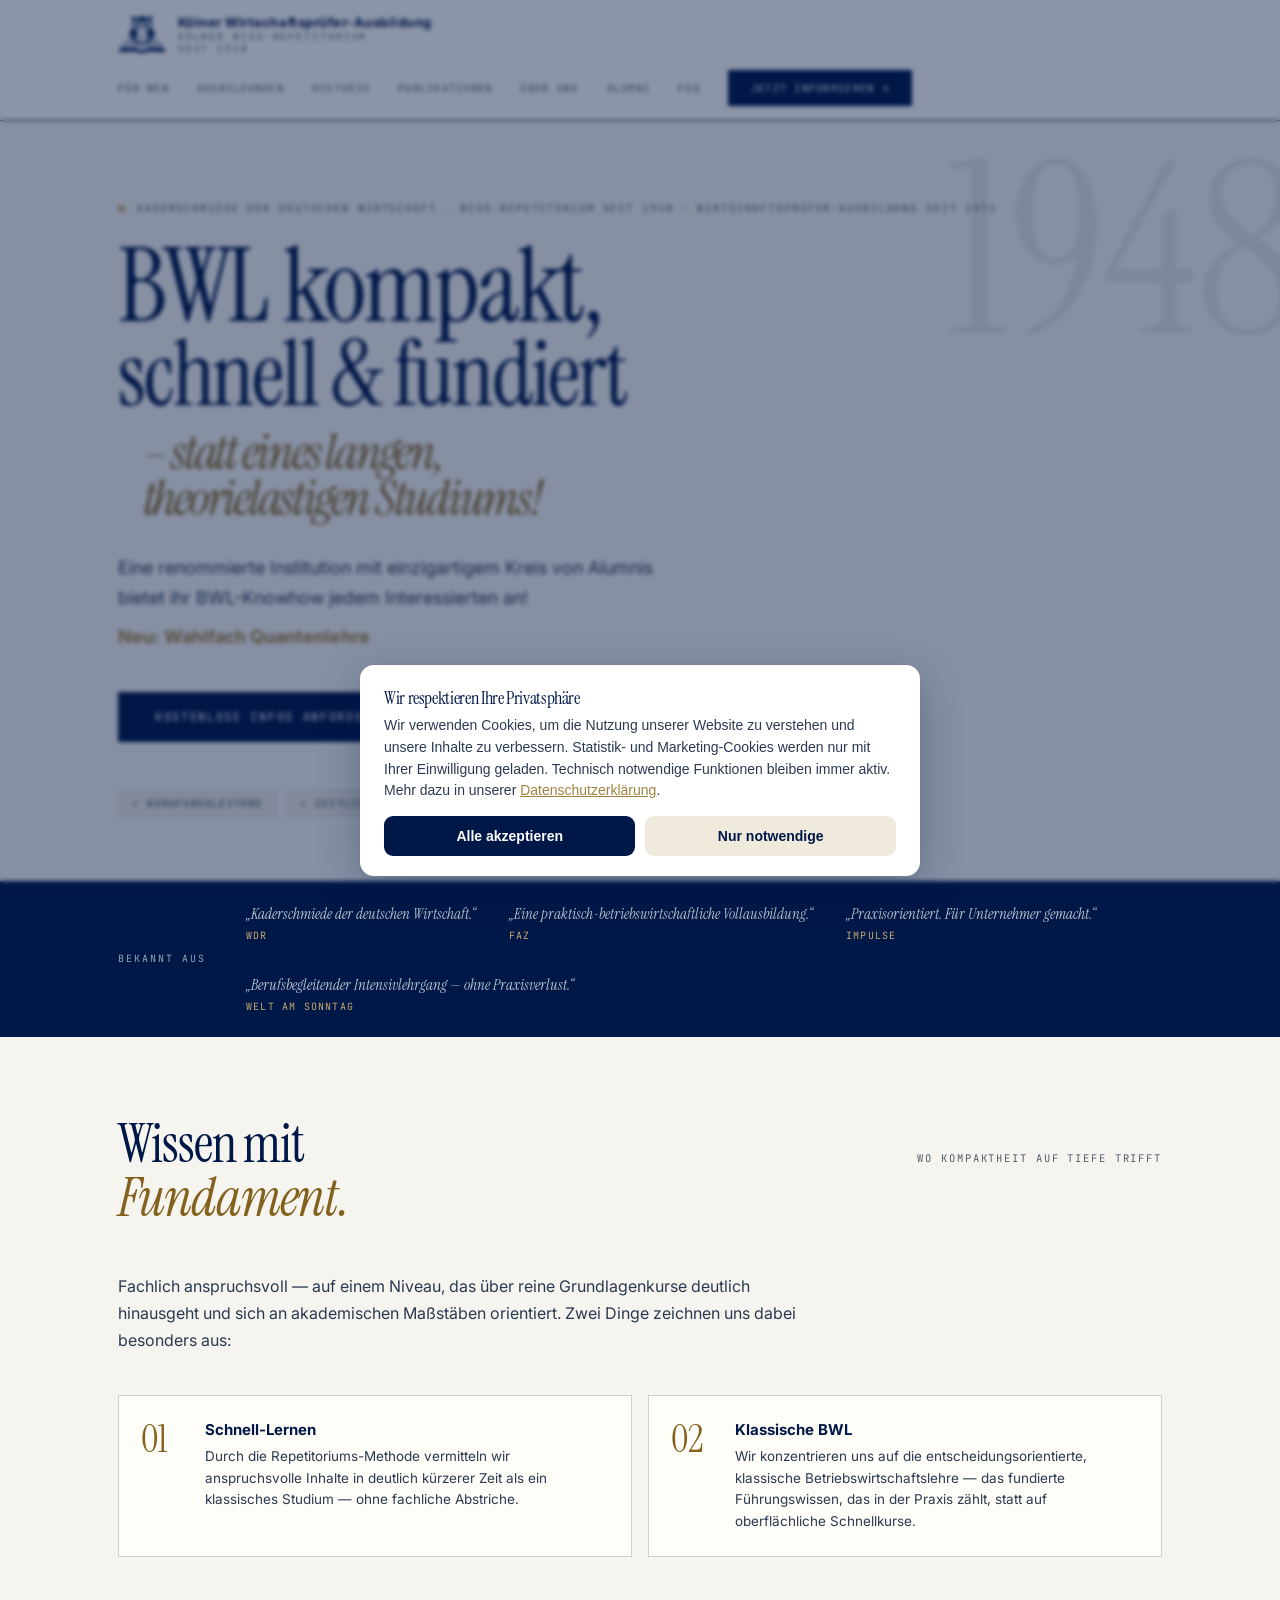
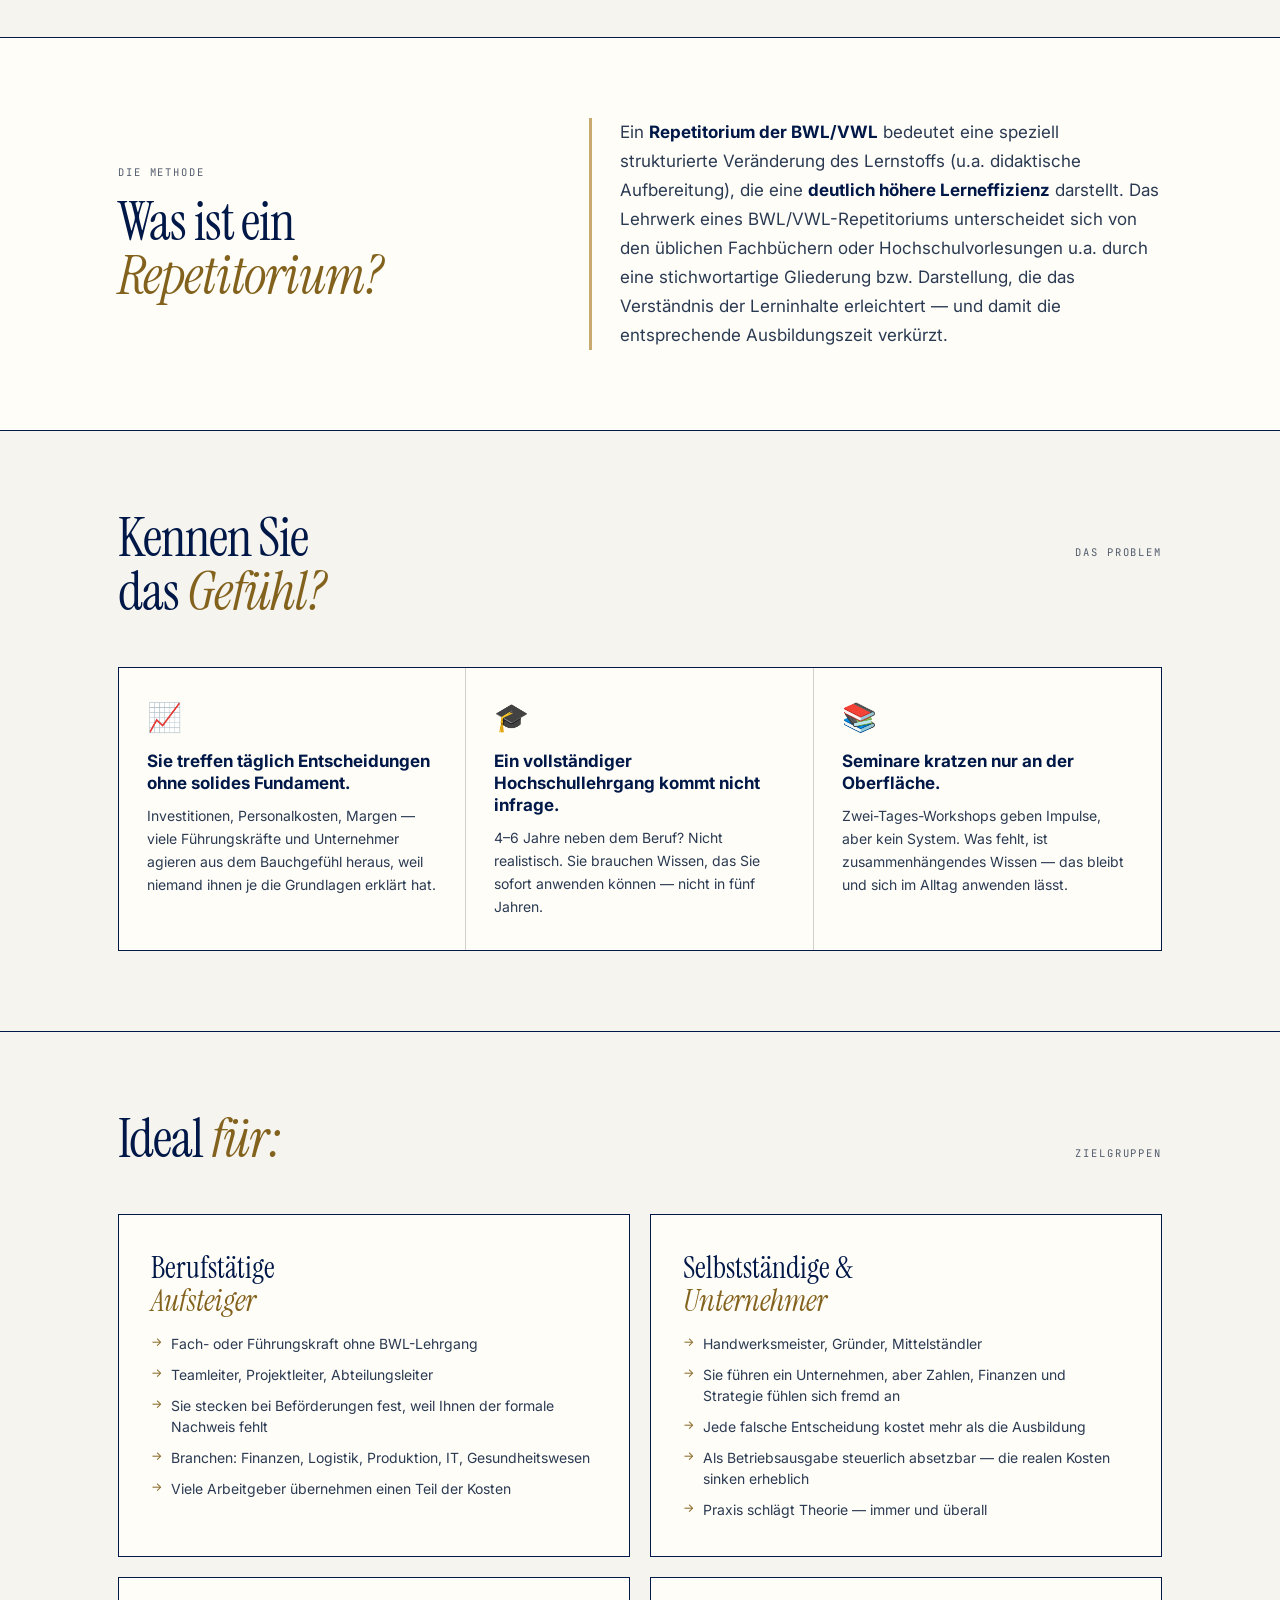
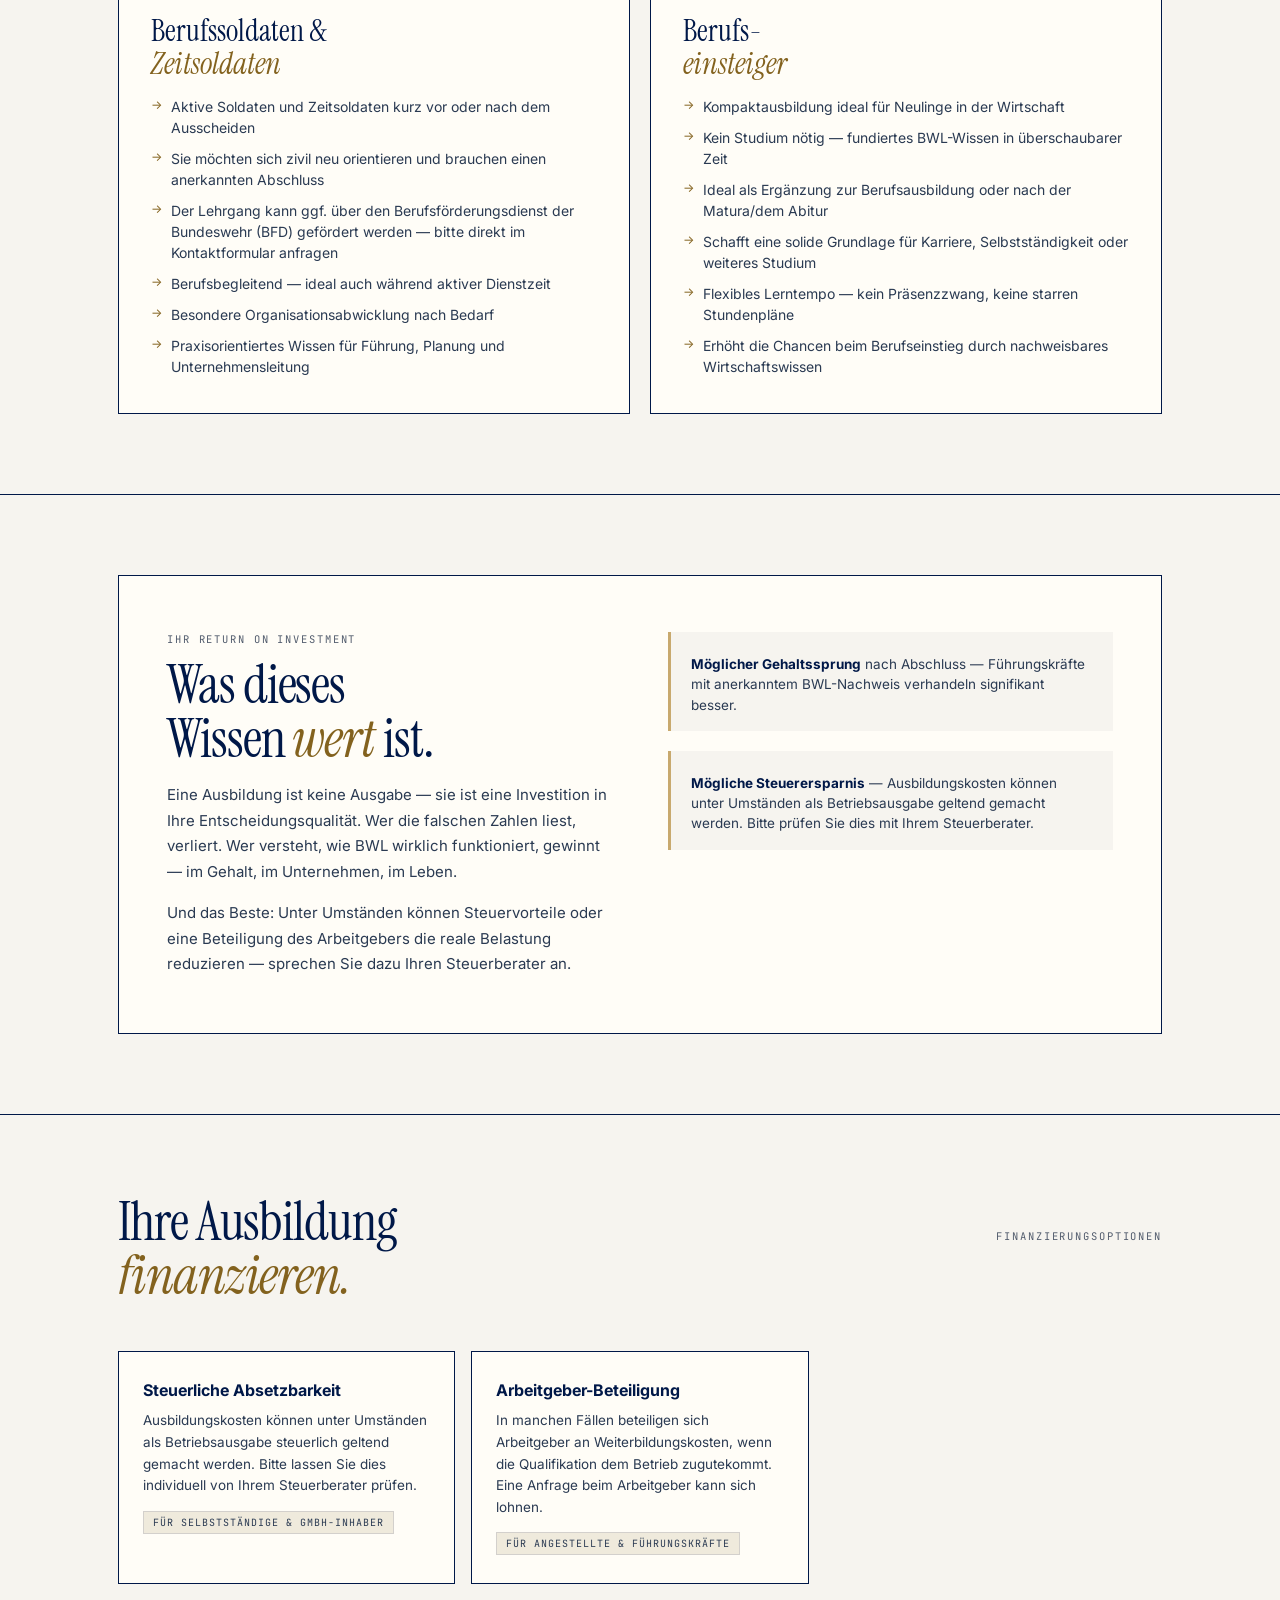
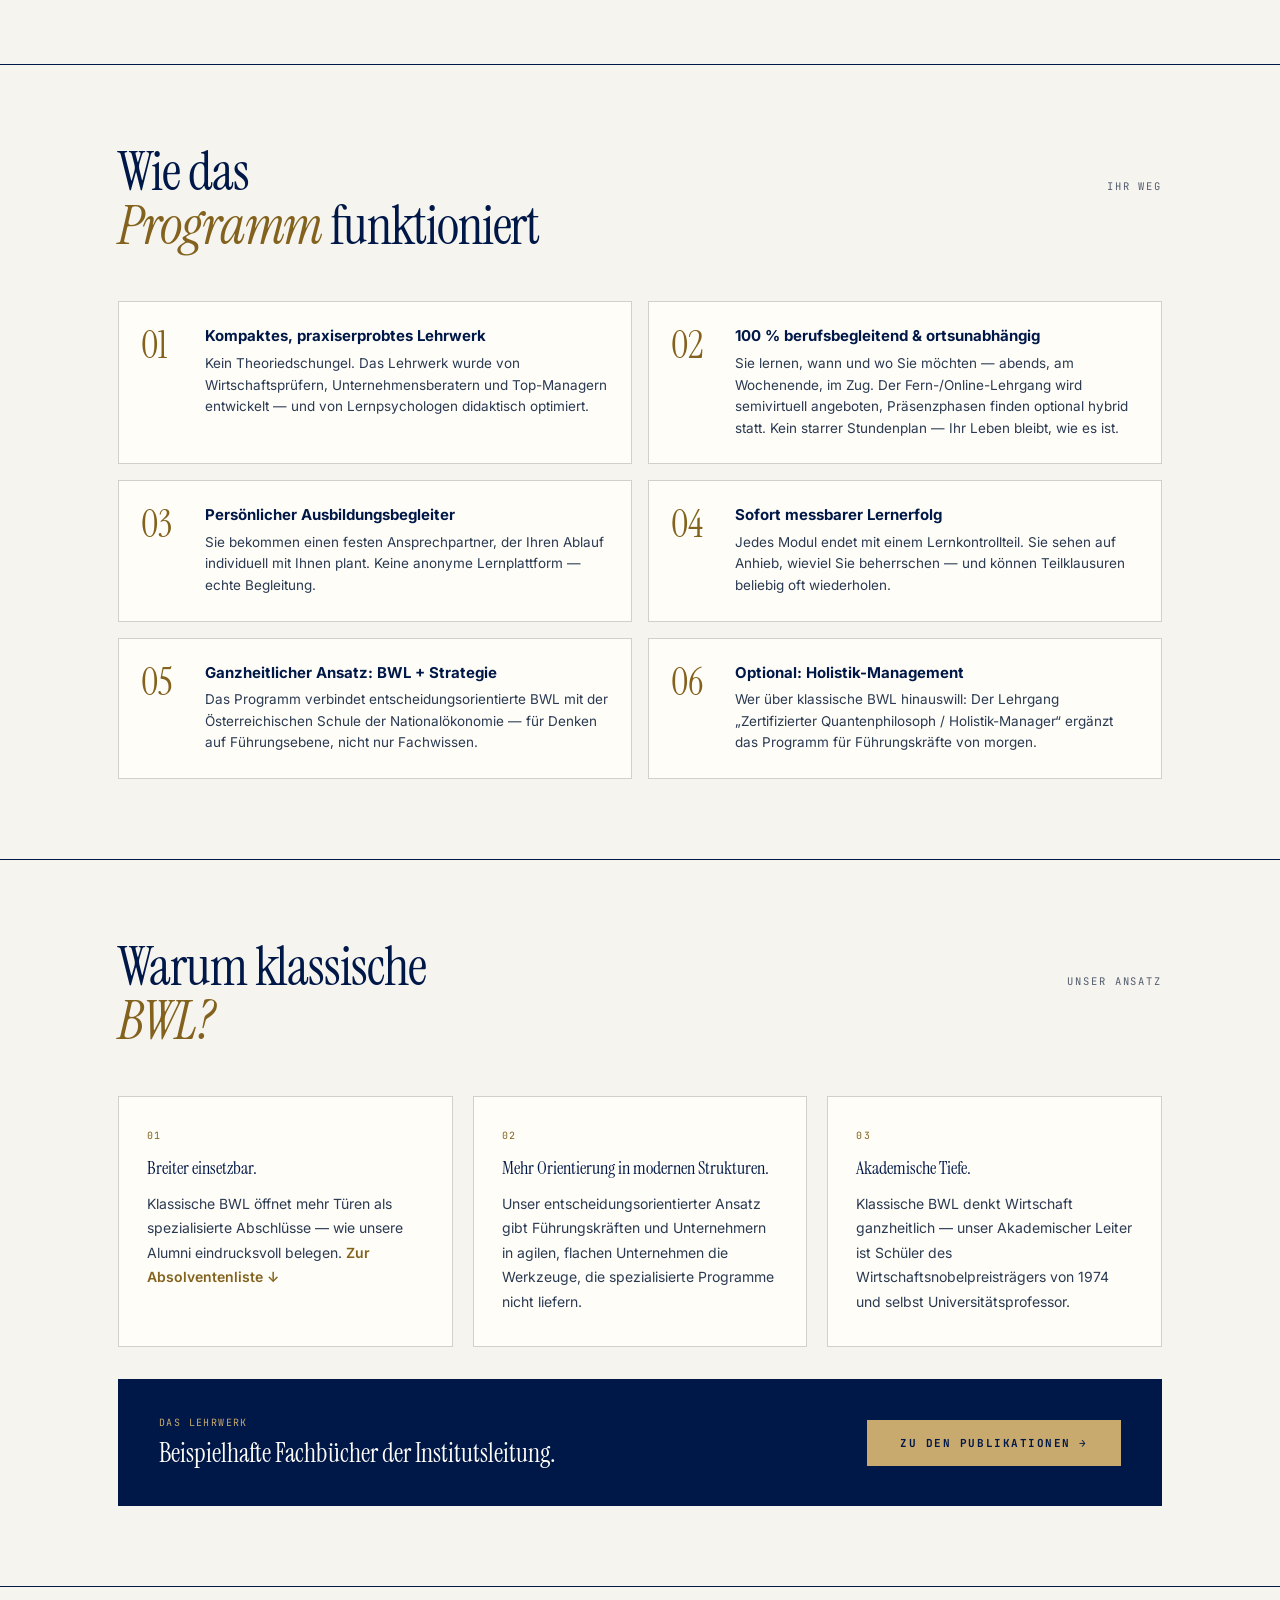
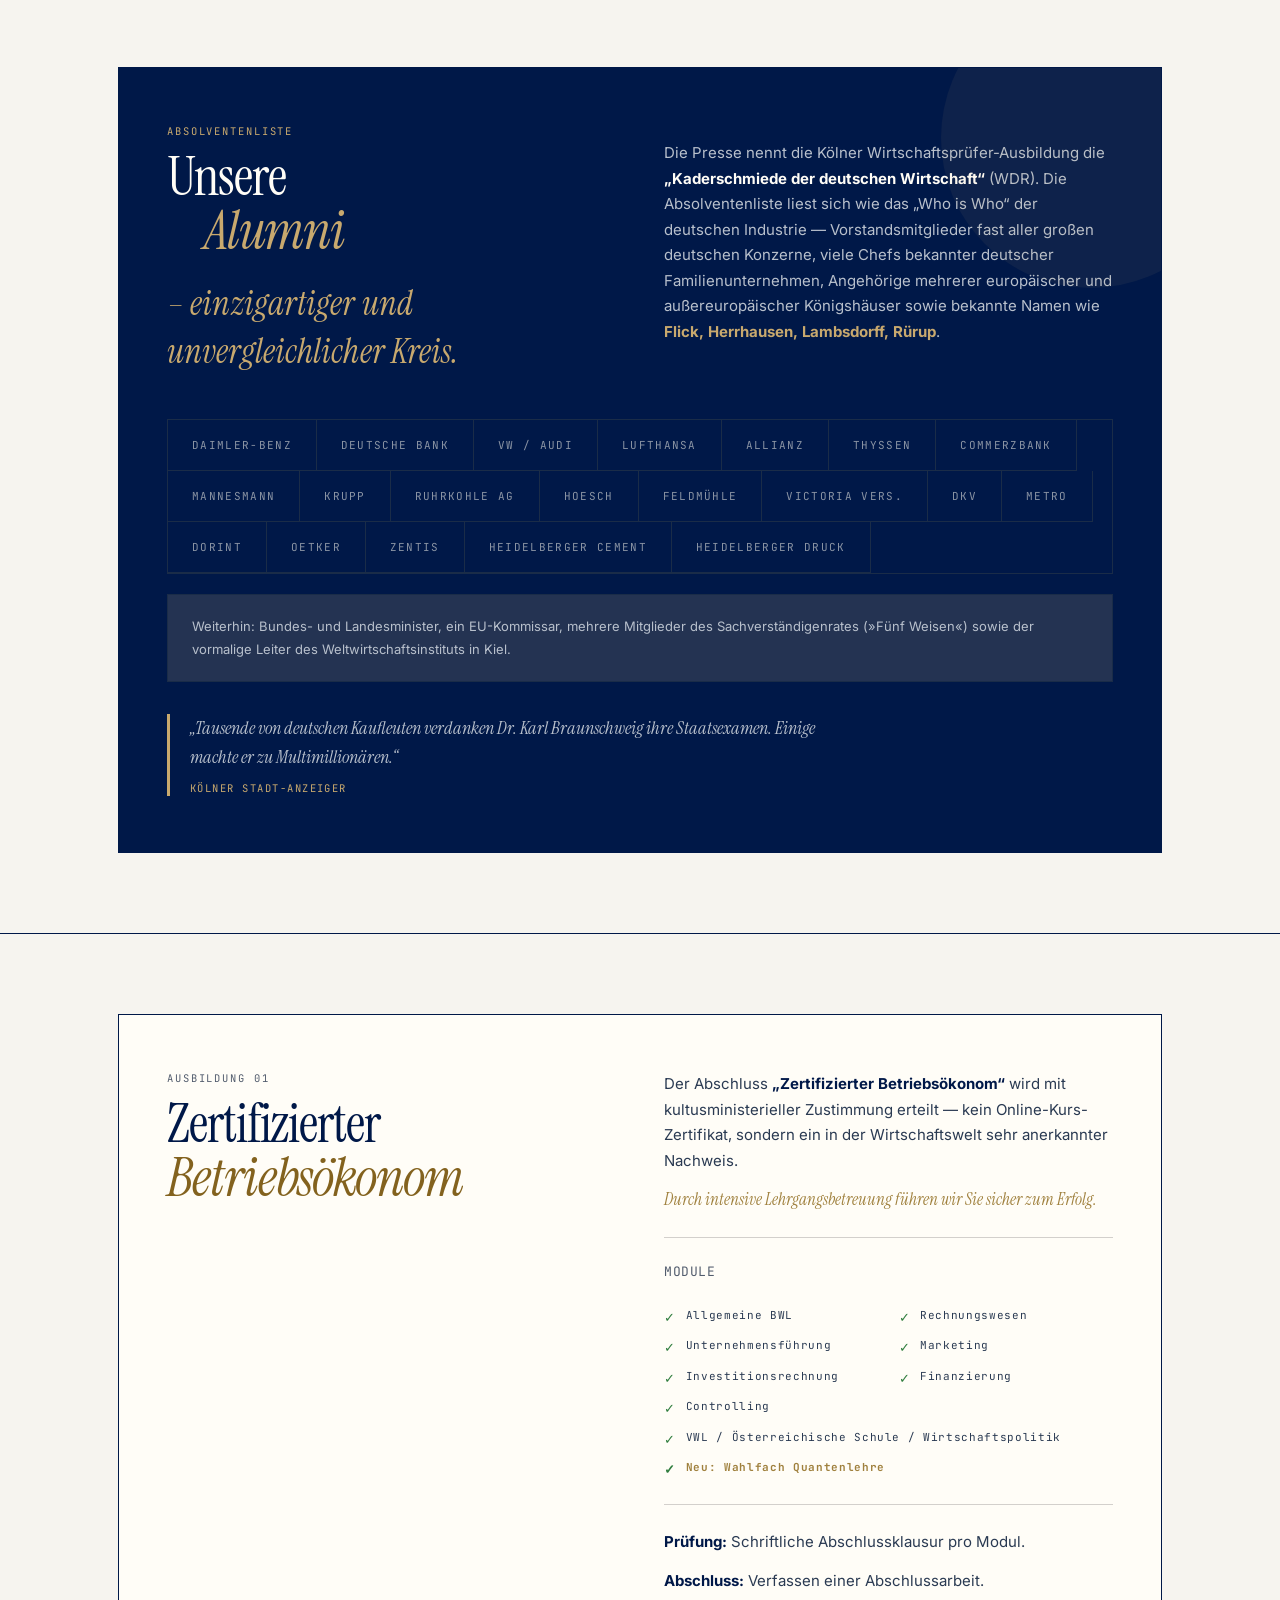
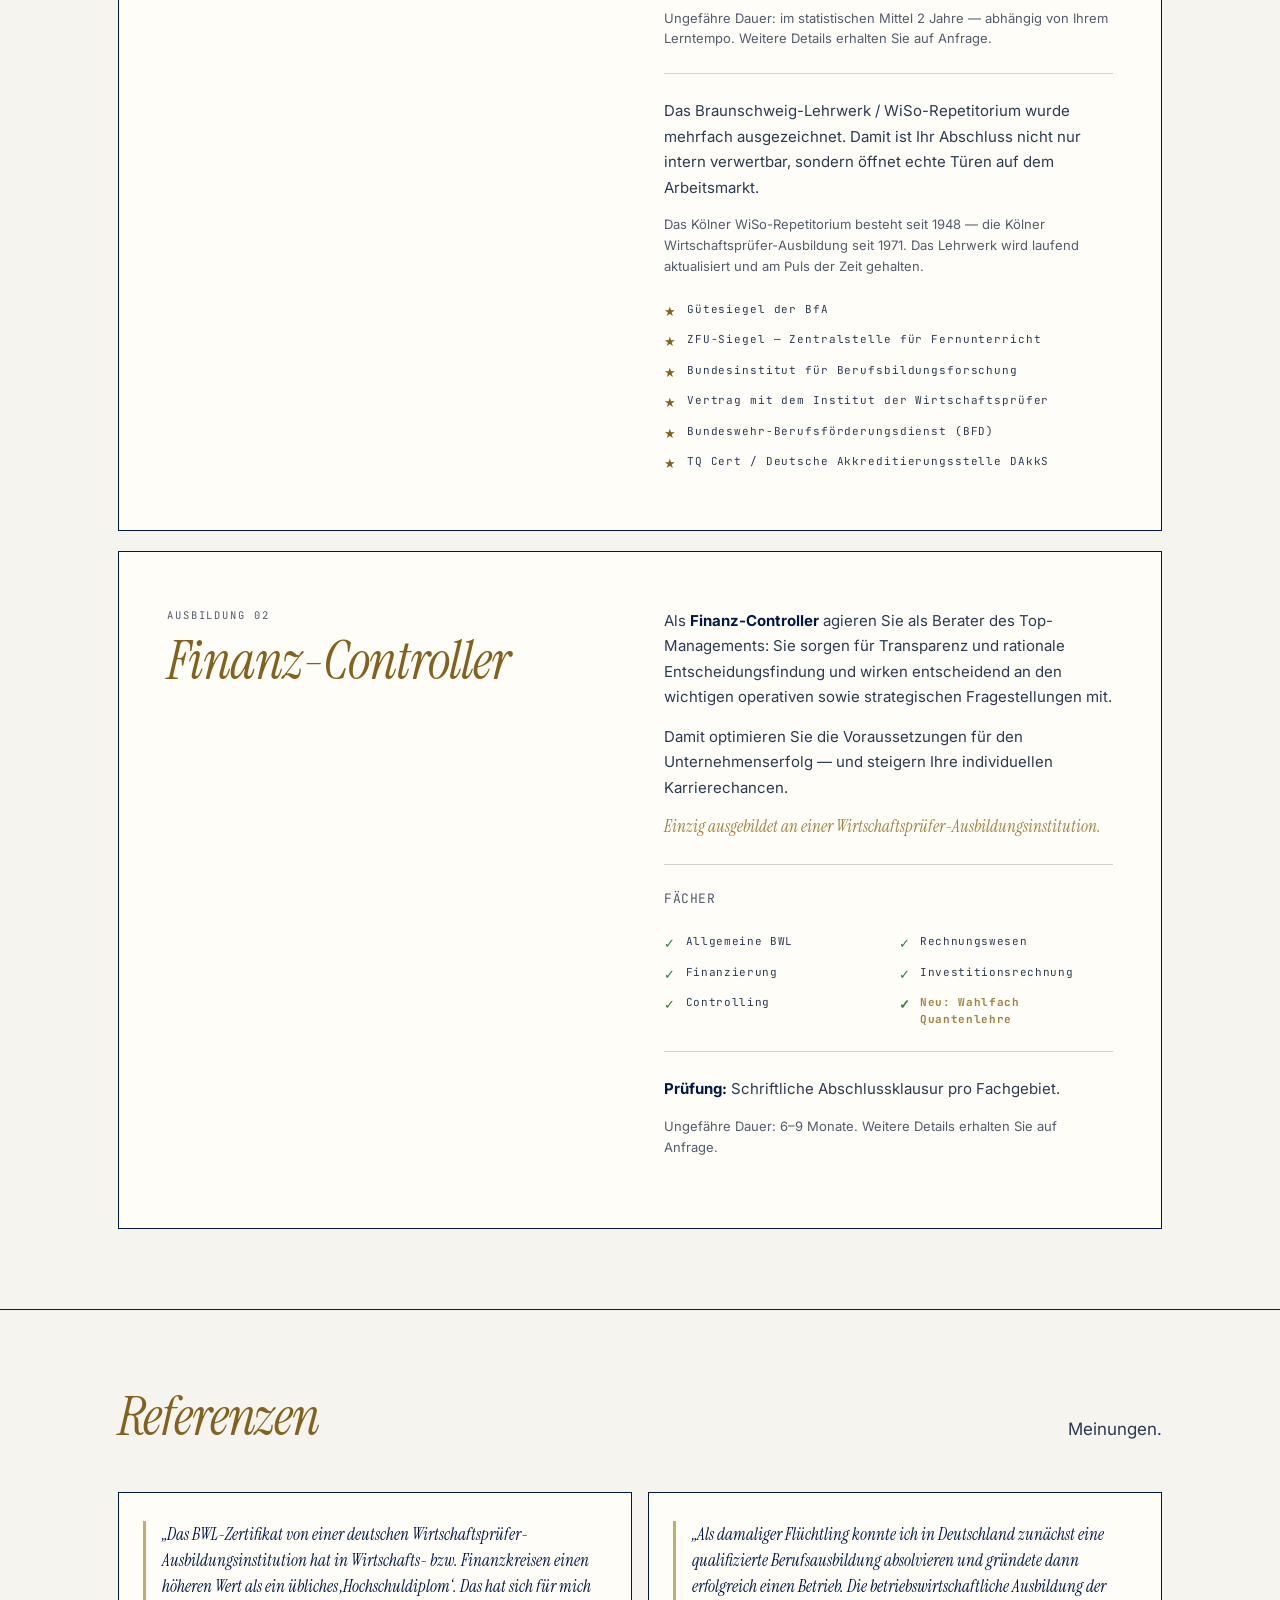
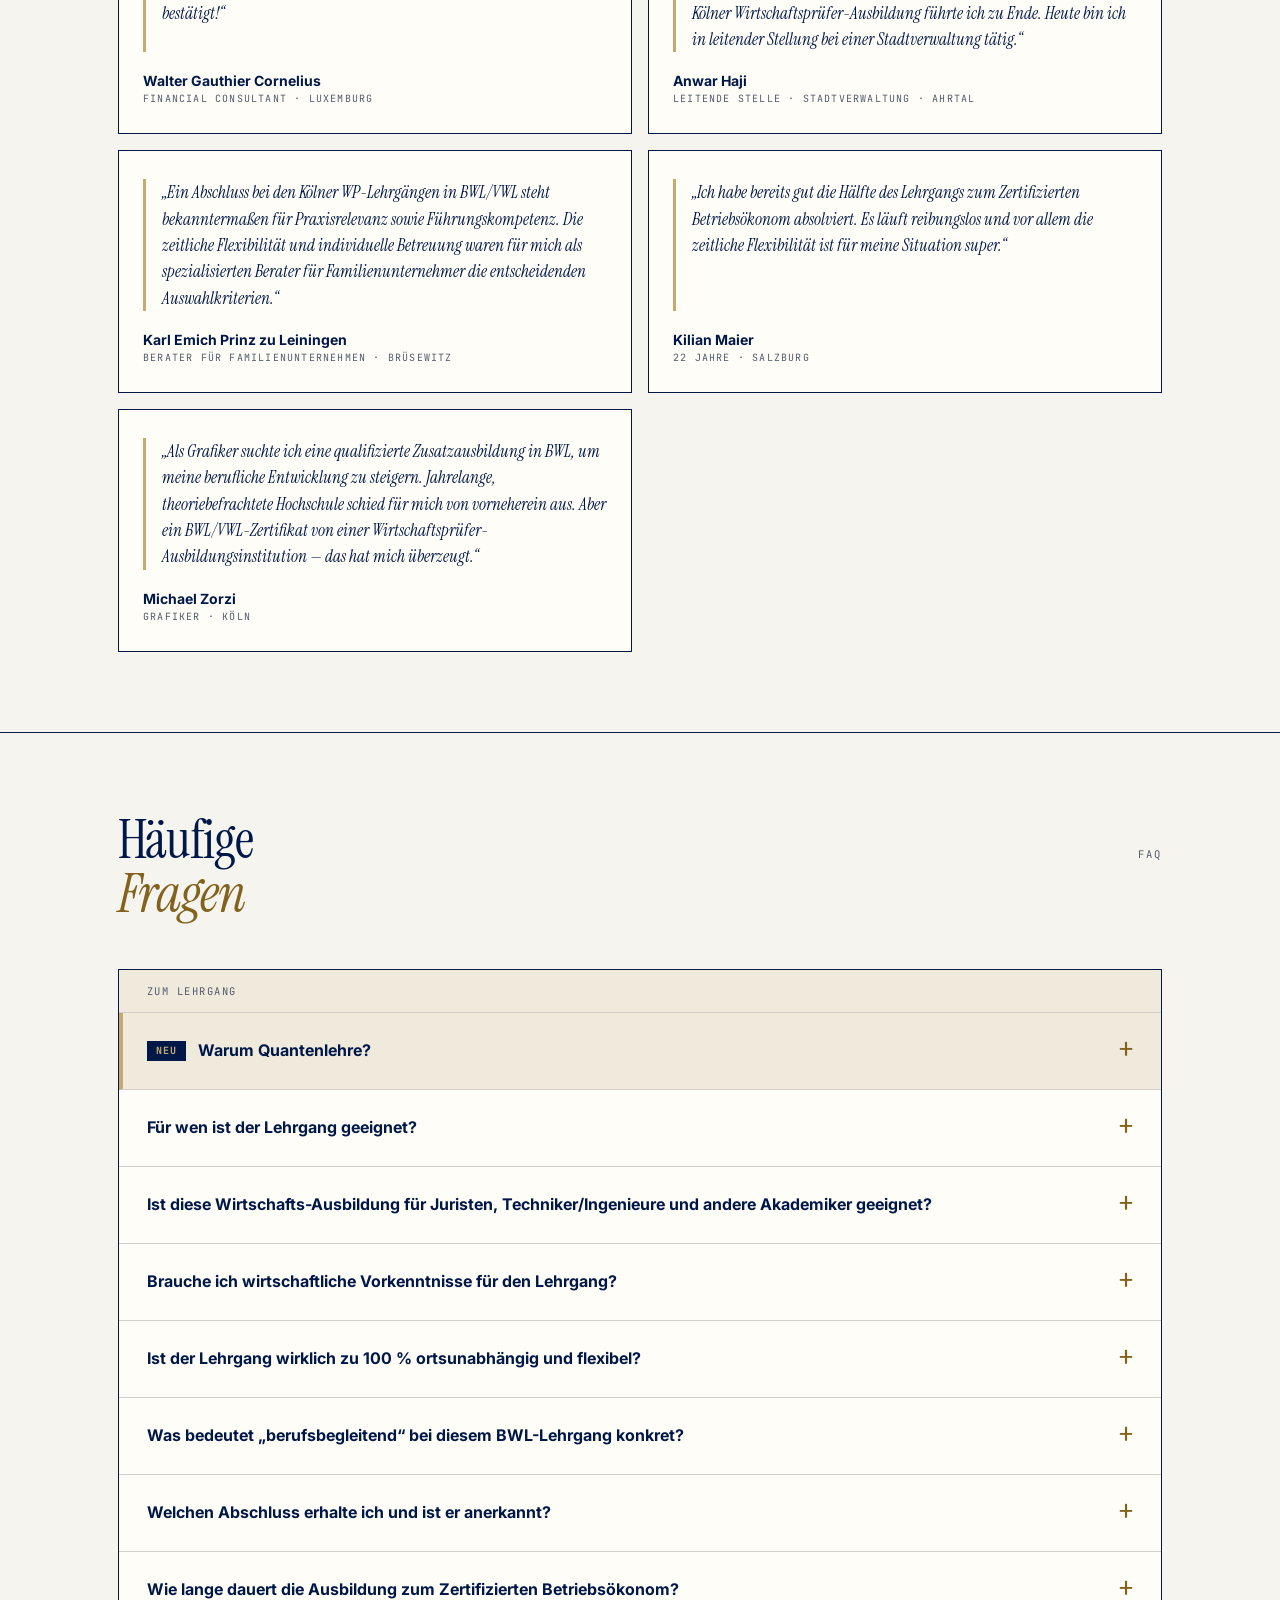
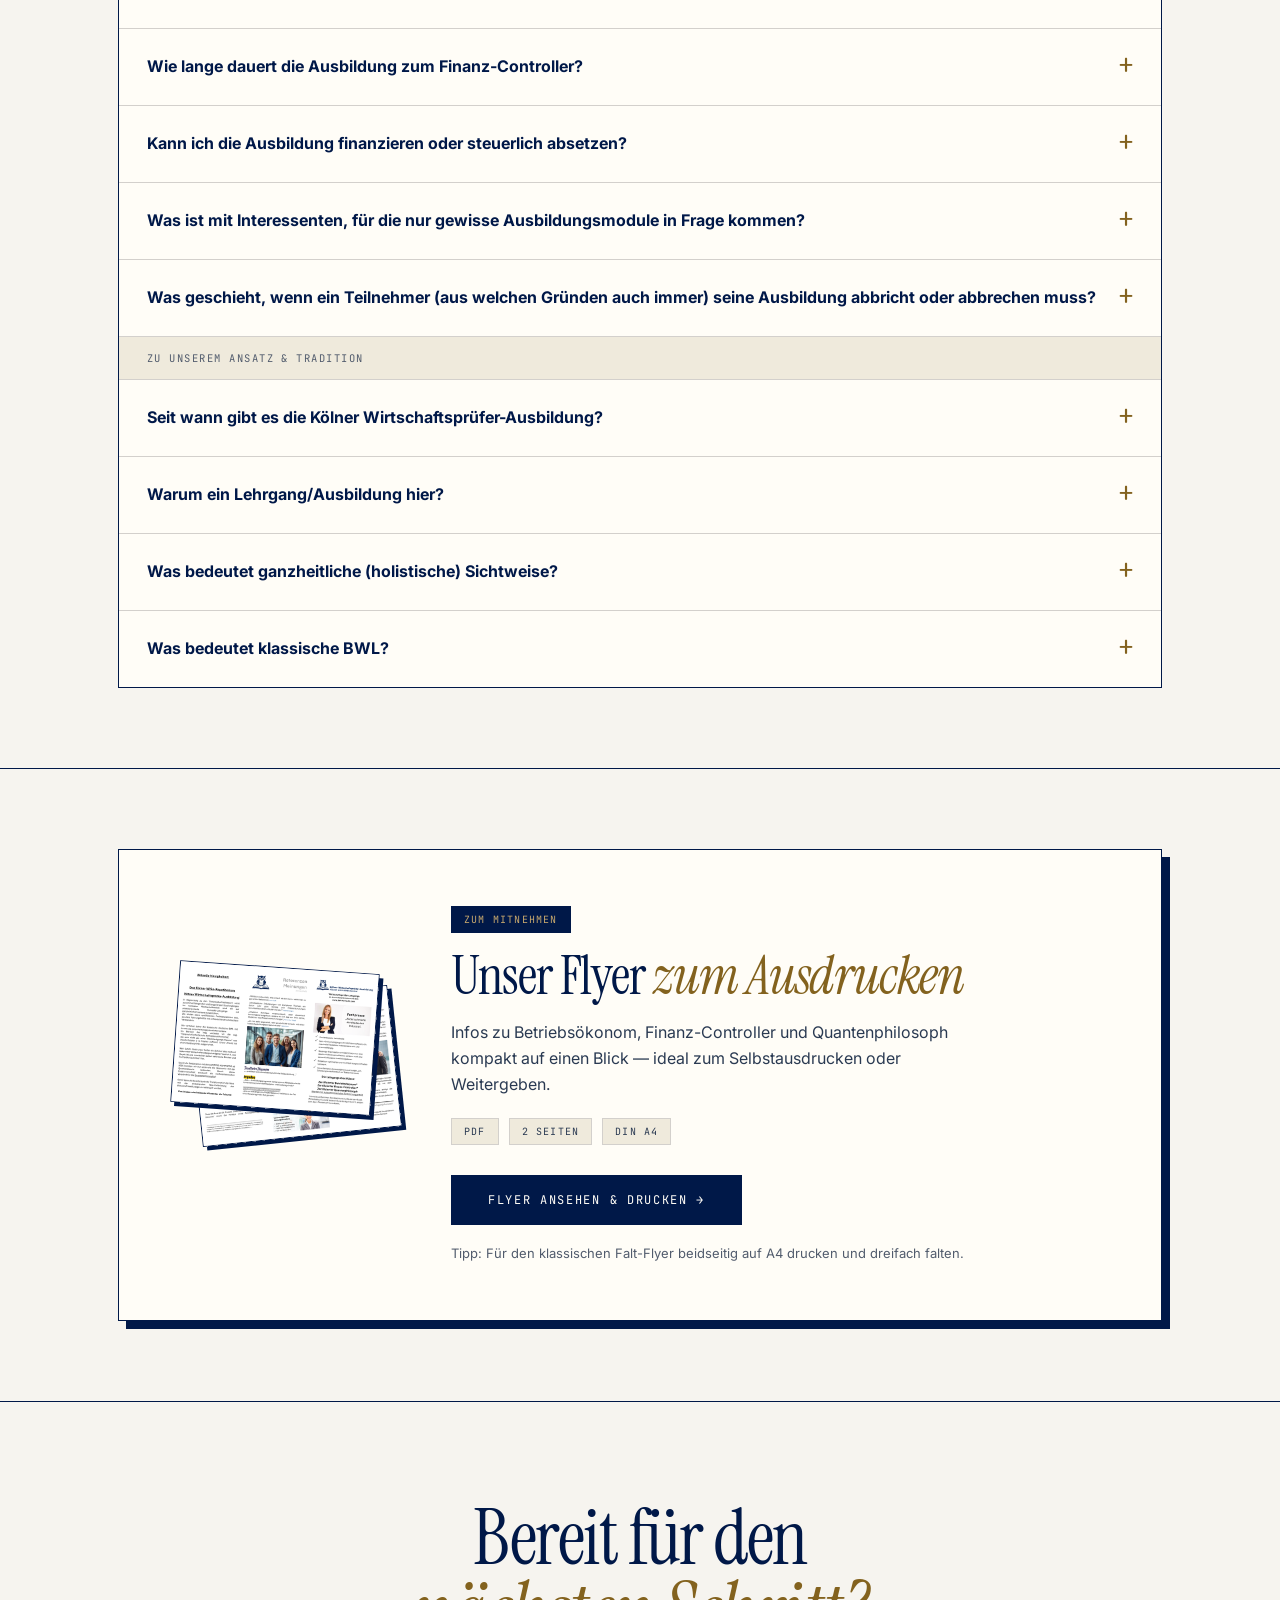
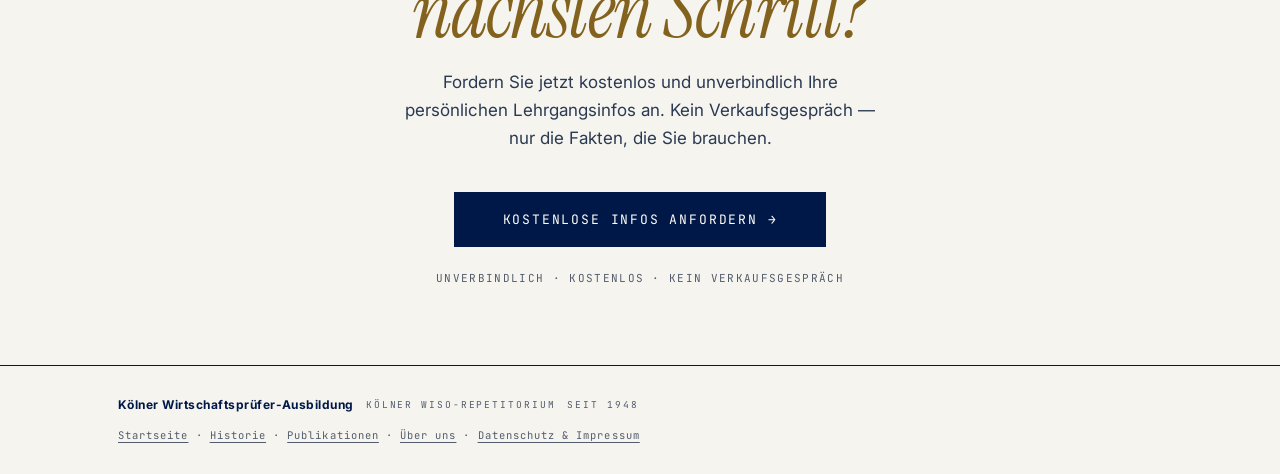
<file: index.html>
<!doctype html>
<html lang="de">
  <head>
    <meta charset="utf-8" />
    <meta name="viewport" content="width=device-width, initial-scale=1" />
    <title>BWL-Fernlehrgang berufsbegleitend | seit 1948</title>
    <meta name="description" content="Das kompakte BWL-Fernlehrgang für Führungskräfte und Unternehmer — berufsbegleitend, seit 1948." />

    <!-- SEO / Crawling -->
    <meta name="robots" content="index, follow, max-image-preview:large, max-snippet:-1" />
    <link rel="canonical" href="https://bwl-kompakt.com/" />
    <meta name="author" content="Kölner Wirtschaftsprüfer-Ausbildung / Kölner WiSo-Repetitorium" />
    <meta name="theme-color" content="#001848" />
  <link rel="icon" href="/favicon.ico" sizes="any" />
  <link rel="icon" type="image/png" sizes="96x96" href="/bilder/favicon-96.png" />
  <link rel="icon" type="image/png" sizes="32x32" href="/bilder/favicon-32.png" />
  <link rel="icon" type="image/png" sizes="16x16" href="/bilder/favicon-16.png" />
  <link rel="apple-touch-icon" href="/bilder/apple-touch-icon.png" />

    <!-- Open Graph (Vorschau beim Teilen in Social Media & Messengern) -->
    <meta property="og:type" content="website" />
    <meta property="og:locale" content="de_DE" />
    <meta property="og:site_name" content="Kölner Wirtschaftsprüfer-Ausbildung" />
    <meta property="og:title" content="BWL-Fernlehrgang berufsbegleitend | seit 1948" />
    <meta property="og:description" content="Das kompakte BWL-Fernlehrgang für Führungskräfte und Unternehmer — berufsbegleitend, seit 1948." />
    <meta property="og:url" content="https://bwl-kompakt.com/" />
    <meta property="og:image" content="https://bwl-kompakt.com/bilder/og-index.png" />
    <meta property="og:image:width" content="1200" />
    <meta property="og:image:height" content="630" />
    <meta property="og:image:alt" content="BWL kompakt, schnell &amp; fundiert — Kölner Wirtschaftsprüfer-Ausbildung" />

    <!-- Twitter/X Card -->
    <meta name="twitter:card" content="summary_large_image" />
    <meta name="twitter:title" content="BWL-Fernlehrgang berufsbegleitend | seit 1948" />
    <meta name="twitter:description" content="Das kompakte BWL-Fernlehrgang für Führungskräfte und Unternehmer — berufsbegleitend, seit 1948." />
    <meta name="twitter:image" content="https://bwl-kompakt.com/bilder/og-index.png" />

    <link rel="preconnect" href="https://fonts.googleapis.com" />
    <link rel="preconnect" href="https://fonts.gstatic.com" crossorigin />
    <link href="https://fonts.googleapis.com/css2?family=Instrument+Serif:ital@0;1&family=Inter:wght@400;500;600;700;800&family=JetBrains+Mono:wght@400;500&display=swap" rel="stylesheet" />
    <link rel="stylesheet" href="styles.css" />
    <style>
      /* :root-Variablen kommen aus styles.css */
      * { box-sizing: border-box; margin: 0; padding: 0; }
      html, body {
        background: var(--bg);
        color: var(--ink);
        font-family: "Inter", system-ui, sans-serif;
        -webkit-font-smoothing: antialiased;
        overflow-x: hidden;
        max-width: 100%;
      }
      a { color: inherit; text-decoration: none; }

      .wrap { max-width: 1100px; margin: 0 auto; padding: 0 28px; }
      .tag {
        font-family: "JetBrains Mono", monospace;
        font-size: 10.5px;
        letter-spacing: 0.18em;
        text-transform: uppercase;
        color: var(--muted);
      }

      /* Nav, Hamburger & Mobile-Menü kommen aus styles.css */

/* ── HERO ── */
      .hero {
        border-bottom: 1.5px solid var(--line);
        padding: 80px 0 64px;
        overflow: hidden;
        position: relative;
      }
      .hero::before {
        content: "1948";
        position: absolute;
        right: -20px; top: 10px;
        font-family: "Instrument Serif", serif;
        font-size: 240px;
        line-height: 1;
        color: var(--border);
        opacity: 0.45;
        pointer-events: none;
        user-select: none;
      }
      .hero-inner {
        max-width: 1100px;
        margin: 0 auto;
        padding: 0 28px;
        position: relative;
      }
      .hero-eyebrow {
        display: flex;
        align-items: center;
        gap: 12px;
        margin-bottom: 24px;
      }
      .dot {
        display: inline-block;
        width: 7px; height: 7px;
        border-radius: 50%;
        background: var(--accent);
        animation: pulse 2s infinite;
        flex-shrink: 0;
      }
      @keyframes pulse {
        0%, 100% { opacity: 1; transform: scale(1); }
        50% { opacity: 0.4; transform: scale(0.7); }
      }
      h1 {
        font-family: "Instrument Serif", serif;
        font-weight: 400;
        font-size: clamp(48px, 7vw, 96px);
        line-height: 0.92;
        letter-spacing: -0.025em;
        max-width: 820px;
        margin-bottom: 32px;
      }
      h1 em { font-style: italic; color: var(--accent-text); }
      .hero-sub {
        font-size: 18px;
        line-height: 1.65;
        color: var(--ink-2);
        max-width: 580px;
        margin-bottom: 40px;
      }
      .hero-sub strong { color: var(--ink); }
      .cta-group { display: flex; align-items: center; gap: 20px; flex-wrap: wrap; }
      .btn-primary {
        display: inline-block;
        background: var(--ink);
        color: var(--card);
        font-family: "JetBrains Mono", monospace;
        font-size: 12px;
        letter-spacing: 0.14em;
        text-transform: uppercase;
        padding: 16px 36px;
        border: 1.5px solid var(--line);
        transition: background 0.2s, transform 0.2s;
      }
      .btn-primary:hover { background: var(--accent-dark); border-color: var(--accent-dark); transform: translateY(-2px); }
      .btn-ghost {
        font-family: "JetBrains Mono", monospace;
        font-size: 11px;
        letter-spacing: 0.12em;
        text-transform: uppercase;
        color: var(--muted);
        text-decoration: underline;
        text-underline-offset: 4px;
      }
      .btn-ghost:hover { color: var(--ink); }
      .hero-badges {
        display: flex;
        gap: 10px;
        margin-top: 48px;
        flex-wrap: wrap;
      }
      .badge {
        font-family: "JetBrains Mono", monospace;
        font-size: 10px;
        letter-spacing: 0.12em;
        text-transform: uppercase;
        padding: 6px 12px;
        background: var(--chip);
        border: 1px solid var(--border);
        color: var(--ink-2);
      }
      .badge.highlight {
        background: var(--ink);
        color: var(--accent);
        border-color: var(--ink);
      }

      /* ── PRESS BAR ── */
      .press-bar {
        border-bottom: 1.5px solid var(--line);
        padding: 22px 0;
        background: var(--ink);
      }
      .press-inner {
        max-width: 1100px;
        margin: 0 auto;
        padding: 0 28px;
        display: flex;
        align-items: center;
        gap: 40px;
        flex-wrap: wrap;
      }
      .press-lbl {
        font-family: "JetBrains Mono", monospace;
        font-size: 10px;
        letter-spacing: 0.2em;
        text-transform: uppercase;
        color: var(--muted-on-dark);
        white-space: nowrap;
      }
      .press-quotes { display: flex; gap: 32px; flex-wrap: wrap; flex: 1; }
      .press-q {
        font-family: "Instrument Serif", serif;
        font-style: italic;
        font-size: 15px;
        color: var(--muted-on-ink);
        line-height: 1.4;
      }
      .press-q cite {
        font-style: normal;
        font-family: "JetBrains Mono", monospace;
        font-size: 10px;
        letter-spacing: 0.12em;
        text-transform: uppercase;
        color: var(--accent);
        display: block;
        margin-top: 4px;
      }

      /* ── SECTIONS ── */
      .section { padding: 80px 0; border-bottom: 1.5px solid var(--line); }
      .section-head {
        display: flex;
        align-items: baseline;
        justify-content: space-between;
        margin-bottom: 48px;
        gap: 16px;
        flex-wrap: wrap;
      }
      h2 {
        font-family: "Instrument Serif", serif;
        font-weight: 400;
        font-size: clamp(34px, 4.5vw, 54px);
        line-height: 1;
        letter-spacing: -0.02em;
      }
      h2 em { font-style: italic; color: var(--accent-text); }

      /* ── PROBLEM ── */
      .pain-grid {
        display: grid;
        grid-template-columns: repeat(3, 1fr);
        gap: 0;
        border: 1.5px solid var(--line);
      }
      .pain {
        padding: 32px 28px;
        border-right: 1px solid var(--border);
        background: var(--card);
        transition: transform 0.2s, box-shadow 0.2s;
        position: relative;
      }
      .pain:hover { transform: translateY(-3px); box-shadow: 5px 5px 0 var(--line); z-index: 1; }
      .pain:last-child { border-right: none; }
      .pain .icon { font-size: 28px; margin-bottom: 16px; }
      .pain h3 { font-size: 17px; font-weight: 700; margin-bottom: 10px; line-height: 1.3; }
      .pain p { font-size: 14px; color: var(--ink-2); line-height: 1.65; }

      /* ── FOR WHOM ── */
      .for-whom-grid { display: grid; grid-template-columns: repeat(2, 1fr); gap: 20px; }
      .audience {
        background: var(--card);
        border: 1.5px solid var(--line);
        padding: 36px 32px;
        position: relative;
        overflow: hidden;
        transition: transform 0.2s, box-shadow 0.2s;
      }
      .audience:hover { transform: translateY(-3px); box-shadow: 6px 6px 0 var(--line); }
      .audience::after { content: none; }
      .audience .tag { margin-bottom: 12px; display: block; }
      .audience h3 {
        font-family: "Instrument Serif", serif;
        font-weight: 400;
        font-size: 30px;
        line-height: 1.1;
        margin-bottom: 16px;
      }
      .audience h3 em { font-style: italic; color: var(--accent-text); }
      .audience ul { list-style: none; display: flex; flex-direction: column; gap: 10px; position: relative; z-index: 1; }
      .audience ul li { font-size: 14px; color: var(--ink-2); padding-left: 20px; position: relative; line-height: 1.5; }
      .audience ul li::before { content: "→"; position: absolute; left: 0; color: var(--accent-text); font-size: 12px; }

      /* ── ROI ── */
      .roi-section {
        background: var(--card);
        border: 1.5px solid var(--line);
        padding: 56px 48px;
        display: grid;
        grid-template-columns: 1fr 1fr;
        gap: 56px;
        align-items: start;
      }
      .roi-left h2 { margin-bottom: 16px; }
      .roi-left p { font-size: 15px; color: var(--ink-2); line-height: 1.7; margin-top: 16px; }
      .roi-stats { display: flex; flex-direction: column; gap: 20px; }
      .roi-stat { border-left: 3px solid var(--accent); padding: 16px 20px; background: var(--bg); }
      .roi-stat .desc { font-size: 13.5px; color: var(--ink-2); margin-top: 6px; line-height: 1.5; }
      .roi-stat .desc strong { color: var(--ink); }

      /* ── FÖRDERUNG ── */
      .foerder-grid { display: grid; grid-template-columns: repeat(3, 1fr); gap: 16px; }
      .foerder {
        background: var(--card);
        border: 1.5px solid var(--line);
        padding: 28px 24px;
        transition: transform 0.2s, box-shadow 0.2s;
      }
      .foerder:hover { transform: translateY(-3px); box-shadow: 5px 5px 0 var(--line); }
      .foerder h3 { font-size: 16px; font-weight: 700; margin-bottom: 10px; line-height: 1.3; }
      .foerder p { font-size: 13.5px; color: var(--ink-2); line-height: 1.6; }
      .foerder .chip {
        display: inline-block;
        font-family: "JetBrains Mono", monospace;
        font-size: 10px;
        letter-spacing: 0.1em;
        text-transform: uppercase;
        padding: 4px 9px;
        background: var(--chip);
        border: 1px solid var(--border);
        color: var(--ink-2);
        margin-top: 14px;
      }

      /* ── BENEFITS ── */
      .benefits-grid { display: grid; grid-template-columns: repeat(2, 1fr); gap: 16px; }
      .benefit {
        display: grid;
        grid-template-columns: 48px 1fr;
        gap: 16px;
        background: var(--card);
        border: 1px solid var(--border);
        padding: 24px 22px;
        align-items: start;
        transition: border-color 0.2s, box-shadow 0.2s;
      }
      .benefit:hover { border-color: var(--line); box-shadow: 4px 4px 0 var(--line); }
      .benefit-num { font-family: "Instrument Serif", serif; font-size: 38px; line-height: 1; color: var(--accent-text); }
      .benefit h3 { font-size: 15px; font-weight: 700; margin-bottom: 7px; line-height: 1.3; }
      .benefit p { font-size: 13.5px; color: var(--ink-2); line-height: 1.6; }

      /* ── ALUMNI ── */
      .alumni-section {
        background: var(--ink);
        color: var(--card);
        border: 1.5px solid var(--line);
        padding: 56px 48px;
        position: relative;
        overflow: hidden;
      }
      .alumni-section::before {
        content: "";
        position: absolute;
        top: -80px; right: -80px;
        width: 300px; height: 300px;
        background: var(--accent);
        border-radius: 50%;
        opacity: 0.07;
      }
      .alumni-head {
        display: grid;
        grid-template-columns: 1fr 1fr;
        gap: 48px;
        align-items: start;
        margin-bottom: 44px;
      }
      .alumni-head .tag { color: var(--accent); margin-bottom: 12px; display: block; }
      .alumni-head h2 { color: var(--card); }
      .alumni-head h2 em { color: var(--accent); }
      .alumni-head p { font-size: 15px; color: var(--muted-on-ink); line-height: 1.7; margin-top: 16px; }
      .alumni-head p.alumni-tagline {
        font-family: "Instrument Serif", serif;
        font-style: italic;
        font-size: clamp(27px, 3vw, 34px);
        color: var(--accent);
        line-height: 1.4;
        margin-top: 22px;
        letter-spacing: 0.003em;
      }
      .alumni-logos { display: flex; gap: 0; flex-wrap: wrap; border: 1px solid var(--line-soft); }
      .alumni-logo {
        padding: 18px 24px;
        border-right: 1px solid var(--line-soft);
        border-bottom: 1px solid var(--line-soft);
        font-family: "JetBrains Mono", monospace;
        font-size: 11px;
        letter-spacing: 0.12em;
        text-transform: uppercase;
        color: var(--muted-soft);
        transition: color 0.2s, background 0.2s;
        white-space: nowrap;
      }
      .alumni-logo:hover { color: var(--accent); background: var(--ink-tint); }
      .alumni-note {
        margin-top: 32px;
        font-family: "Instrument Serif", serif;
        font-style: italic;
        font-size: 18px;
        color: var(--muted-on-ink);
        line-height: 1.6;
        border-left: 3px solid var(--accent);
        padding-left: 20px;
        max-width: 680px;
      }
      .alumni-note cite {
        font-style: normal;
        font-family: "JetBrains Mono", monospace;
        font-size: 10.5px;
        letter-spacing: 0.14em;
        text-transform: uppercase;
        color: var(--accent);
        display: block;
        margin-top: 8px;
      }

      /* ── ABSCHLUSS ── */
      .abschluss {
        background: var(--card);
        border: 1.5px solid var(--line);
        padding: 56px 48px;
        display: grid;
        grid-template-columns: 1fr 1fr;
        gap: 48px;
        align-items: start;
      }
      .abschluss .tag { display: block; margin-bottom: 12px; }
      .abschluss-body p { font-size: 15px; color: var(--ink-2); line-height: 1.7; margin-bottom: 14px; }
      .abschluss-body p strong { color: var(--ink); }
      .akk-list { margin-top: 24px; display: flex; flex-direction: column; gap: 10px; }
      .akk-item {
        display: flex;
        align-items: flex-start;
        gap: 10px;
        font-family: "JetBrains Mono", monospace;
        font-size: 11px;
        letter-spacing: 0.08em;
        color: var(--ink-2);
        line-height: 1.5;
      }
      .akk-item::before { content: "★"; color: var(--accent-text); font-size: 13px; flex-shrink: 0; margin-top: 1px; }
      .modul-list { margin-top: 24px; display: grid; grid-template-columns: 1fr 1fr; gap: 10px 20px; }
      .modul-item {
        display: flex; align-items: flex-start; gap: 10px;
        font-family: "JetBrains Mono", monospace; font-size: 11px;
        letter-spacing: 0.06em; color: var(--ink-2); line-height: 1.5;
      }
      .modul-item::before { content: "✓"; color: var(--green); font-size: 13px; flex-shrink: 0; margin-top: 1px; }
      .modul-item { overflow-wrap: anywhere; }

      /* Nach-oben-Button */
      .to-top {
        position: fixed; bottom: 28px; right: 28px; z-index: 300;
        width: 48px; height: 48px; border-radius: 50%;
        background: var(--ink); color: var(--card); border: 1.5px solid var(--line);
        cursor: pointer; display: flex; align-items: center; justify-content: center;
        font-size: 20px; line-height: 1; opacity: 0; visibility: hidden;
        transition: opacity 0.25s, visibility 0.25s, background 0.2s, transform 0.2s;
        box-shadow: 3px 3px 0 var(--line);
      }
      .to-top.show { opacity: 1; visibility: visible; }
      .to-top:hover { background: var(--accent-dark); border-color: var(--accent-dark); transform: translateY(-2px); }
      @media (max-width: 560px) {
        .to-top { bottom: 20px; right: 20px; width: 44px; height: 44px; }
        .modul-list { grid-template-columns: 1fr !important; }
      }

      /* ── TESTIMONIALS ── */
      .testimonials-grid { display: grid; grid-template-columns: repeat(2, 1fr); gap: 16px; }
      .testi {
        background: var(--card);
        border: 1.5px solid var(--line);
        padding: 28px 24px;
        display: flex;
        flex-direction: column;
        justify-content: space-between;
        transition: transform 0.2s, box-shadow 0.2s;
      }
      .testi:hover { transform: translateY(-3px); box-shadow: 5px 5px 0 var(--line); }
      .testi-quote {
        font-family: "Instrument Serif", serif;
        font-style: italic;
        font-size: 17px;
        line-height: 1.55;
        color: var(--ink);
        border-left: 3px solid var(--accent);
        padding-left: 16px;
        margin-bottom: 20px;
        flex: 1;
      }
      .testi-footer { display: flex; flex-direction: column; gap: 3px; }
      .testi-name { font-size: 14px; font-weight: 700; color: var(--ink); }
      .testi-role { font-family: "JetBrains Mono", monospace; font-size: 10px; letter-spacing: 0.12em; text-transform: uppercase; color: var(--muted); }

      /* ── FLYER-DOWNLOAD ── */
      .flyer-card {
        display: flex;
        align-items: center;
        gap: 56px;
        background: var(--card);
        border: 1.5px solid var(--line);
        box-shadow: 8px 8px 0 var(--line);
        padding: 56px;
      }
      .flyer-preview {
        position: relative;
        flex: 0 0 auto;
        width: 220px;
        height: 236px;
      }
      .flyer-preview img {
        position: absolute;
        width: 200px;
        border: 1.5px solid var(--line);
        box-shadow: 4px 4px 0 var(--line);
        display: block;
      }
      .flyer-preview img:first-child { top: 28px; left: 20px; transform: rotate(-6deg); z-index: 1; }
      .flyer-preview img:last-child { top: 0; left: 0; transform: rotate(4deg); z-index: 2; }
      .flyer-text { flex: 1; min-width: 0; }
      .flyer-meta { display: flex; gap: 10px; margin: 20px 0 30px; flex-wrap: wrap; }
      .flyer-hint { font-size: 13px; color: var(--muted); margin-top: 18px; line-height: 1.6; }
      @media (max-width: 760px) {
        .flyer-card { flex-direction: column; text-align: center; padding: 40px 28px; gap: 40px; }
        .flyer-meta { justify-content: center; }
      }

      /* ── FINAL CTA ── */
      .final-cta { padding: 100px 0 80px; text-align: center; border-bottom: 1.5px solid var(--line); }
      .final-cta h2 { font-size: clamp(44px, 6vw, 80px); max-width: 680px; margin: 0 auto 20px; line-height: 0.95; }
      .final-cta p { font-size: 17px; color: var(--ink-2); max-width: 480px; margin: 0 auto 40px; line-height: 1.65; }
      .final-note { margin-top: 20px; font-family: "JetBrains Mono", monospace; font-size: 11px; letter-spacing: 0.12em; text-transform: uppercase; color: var(--muted); }

      /* Footer kommt aus styles.css */

      /* ── RESPONSIVE ── */
      @media (max-width: 900px) {
        .pain-grid, .foerder-grid, .testimonials-grid { grid-template-columns: 1fr; }
        .pain { border-right: none; border-bottom: 1px solid var(--border); }
        .pain:last-child { border-bottom: none; }
        .for-whom-grid, .benefits-grid { grid-template-columns: 1fr; }
        .warum-grid { grid-template-columns: 1fr !important; }
        .rep-grid { grid-template-columns: 1fr !important; gap: 24px !important; }
        .roi-section, .abschluss { grid-template-columns: 1fr; padding: 40px 28px; gap: 32px; }
        .alumni-section { padding: 40px 28px; }
        .alumni-head { grid-template-columns: 1fr; gap: 24px; }
        .alumni-head p.alumni-tagline { margin-top: 14px; }
        h1 { font-size: clamp(42px, 10vw, 72px); }
        .hero::before { font-size: 150px; opacity: 0.3; }
      }
      @media (max-width: 560px) {
        .wrap, .nav-inner, .press-inner { padding-left: 18px; padding-right: 18px; }
        .final-cta { padding: 64px 0 56px; }
        .alumni-logos { flex-direction: column; }
        .alumni-logo { border-right: none; }
        /* Verhindert automatisches Hineinzoomen von iOS beim Antippen der Formularfelder */
        #kontakt-form input, #kontakt-form textarea { font-size: 16px !important; }
      }

      /* ── FAQ ── */
      .faq-grid { display: flex; flex-direction: column; gap: 0; border: 1.5px solid var(--line); background: var(--card); }
      .faq-item { border-bottom: 1px solid var(--border); }
      .faq-item:last-child { border-bottom: none; }
      .faq-q {
        width: 100%;
        text-align: left;
        background: none;
        border: none;
        cursor: pointer;
        padding: 24px 28px;
        font-family: "Inter", sans-serif;
        font-size: 16px;
        font-weight: 700;
        color: var(--ink);
        display: flex;
        justify-content: space-between;
        align-items: center;
        gap: 16px;
        line-height: 1.4;
      }
      .faq-q:hover { color: var(--accent-dark); }
      .faq-q .faq-icon {
        font-family: "Instrument Serif", serif;
        font-size: 28px;
        color: var(--accent-text);
        flex-shrink: 0;
        transition: transform 0.2s;
        line-height: 1;
      }
      .faq-item.open .faq-q .faq-icon { transform: rotate(45deg); }
      .faq-a {
        max-height: 0;
        overflow: hidden;
        transition: max-height 0.3s ease;
      }
      .faq-a-inner {
        padding: 0 28px 24px;
        font-size: 14.5px;
        color: var(--ink-2);
        line-height: 1.7;
      }
      .faq-group-label {
        font-family: "JetBrains Mono", monospace;
        font-size: 10.5px;
        letter-spacing: 0.14em;
        text-transform: uppercase;
        color: var(--muted);
        background: var(--chip);
        padding: 14px 28px;
        border-bottom: 1px solid var(--border);
      }
      .faq-item.faq-new { background: var(--chip); border-left: 4px solid var(--accent); }
      .faq-item.faq-new .faq-q { padding-left: 24px; }
      .faq-item.faq-new .faq-a-inner { padding-left: 24px; }
      .faq-badge-new {
        display: inline-block;
        font-family: "JetBrains Mono", monospace;
        font-size: 10px;
        font-weight: 700;
        letter-spacing: 0.1em;
        text-transform: uppercase;
        color: var(--accent);
        background: var(--ink);
        padding: 3px 9px;
        margin-right: 12px;
        vertical-align: 2px;
      }
    </style>

    <!-- ============================================================
         STRUKTURIERTE DATEN (Schema.org / JSON-LD)
         ============================================================ -->
    <script type="application/ld+json">
    {
      "@context": "https://schema.org",
      "@graph": [
        {
          "@type": "EducationalOrganization",
          "@id": "https://bwl-kompakt.com/#organisation",
          "name": "Kölner Wirtschaftsprüfer-Ausbildung",
          "alternateName": ["Kölner WiSo-Repetitorium", "KO·WI·BI"],
          "description": "Berufsbegleitende, betriebswirtschaftliche Kompaktausbildung als Fernlehrgang. Das Kölner WiSo-Repetitorium besteht seit 1948, die Wirtschaftsprüfer-Ausbildung seit 1971.",
          "url": "https://bwl-kompakt.com/",
          "foundingDate": "1948",
          "email": "info@bwl-kompakt.com",
          "slogan": "BWL-Kompaktwissen. Kein jahrelanges Studium.",
          "knowsLanguage": "de",
          "knowsAbout": [
            "Betriebswirtschaftslehre",
            "Volkswirtschaftslehre",
            "Unternehmensführung",
            "Berufsbegleitende Weiterbildung",
            "Fernlehrgang"
          ],
          "areaServed": ["DE", "AT", "CH"],
          "sameAs": ["https://maps.app.goo.gl/hKDNqQPKivCPQAJK9"],
          "employee": {
            "@type": "Person",
            "name": "Prof. Christoph Braunschweig",
            "jobTitle": "Ausbildungsleiter"
          },
          "address": {
            "@type": "PostalAddress",
            "streetAddress": "7460 Shiloh Rd.",
            "addressLocality": "Midlothian",
            "postalCode": "76065",
            "addressRegion": "TX",
            "addressCountry": "US"
          }
        },
        {
          "@type": "WebSite",
          "@id": "https://bwl-kompakt.com/#website",
          "url": "https://bwl-kompakt.com/",
          "name": "Kölner Wirtschaftsprüfer-Ausbildung",
          "inLanguage": "de",
          "publisher": { "@id": "https://bwl-kompakt.com/#organisation" }
        },
        {
          "@type": "WebPage",
          "@id": "https://bwl-kompakt.com/#webpage",
          "url": "https://bwl-kompakt.com/",
          "name": "BWL-Fernlehrgang berufsbegleitend | seit 1948",
          "description": "Das kompakte BWL-Fernlehrgang für Führungskräfte und Unternehmer — berufsbegleitend, seit 1948.",
          "inLanguage": "de",
          "isPartOf": { "@id": "https://bwl-kompakt.com/#website" },
          "about": { "@id": "https://bwl-kompakt.com/#kurs" }
        },
        {
          "@type": "Course",
          "@id": "https://bwl-kompakt.com/#kurs",
          "name": "Zertifizierter Betriebsökonom – BWL-Fernlehrgang",
          "description": "Berufsbegleitender BWL-Fernlehrgang für Führungskräfte, Unternehmer, Selbstständige, Berufssoldaten und Berufseinsteiger. Vermittelt entscheidungsorientiertes betriebswirtschaftliches Kompaktwissen ohne mehrjähriges Studium. Keine wirtschaftlichen Vorkenntnisse erforderlich. Mit persönlichem Lehrgangsbegleiter.",
          "provider": { "@id": "https://bwl-kompakt.com/#organisation" },
          "educationalCredentialAwarded": "Zertifizierter Betriebsökonom (mit kultusministerieller Zustimmung)",
          "inLanguage": "de",
          "educationalLevel": "Berufliche Weiterbildung / Erwachsenenbildung",
          "about": [
            { "@type": "Thing", "name": "Betriebswirtschaftslehre" },
            { "@type": "Thing", "name": "Unternehmensführung" }
          ],
          "teaches": [
            "Betriebswirtschaftslehre (BWL)",
            "Entscheidungsorientierte Unternehmensführung",
            "Volkswirtschaftslehre (VWL)",
            "Finanzen und Kostenrechnung",
            "Strategie und Management"
          ],
          "hasCourseInstance": {
            "@type": "CourseInstance",
            "courseMode": ["online", "blended"],
            "courseWorkload": "P0D",
            "description": "100 % berufsbegleitend und ortsunabhängig (Fern-/Online-Lehrgang, optional mit Präsenzphasen). Flexibles Lerntempo ohne starren Stundenplan.",
            "inLanguage": "de"
          },
          "audience": {
            "@type": "EducationalAudience",
            "educationalRole": "Berufstätige, Führungskräfte, Selbstständige, Unternehmer, Berufssoldaten, Berufseinsteiger"
          },
          "hasCredential": [
            { "@type": "EducationalOccupationalCredential", "name": "Gütesiegel der BfA" },
            { "@type": "EducationalOccupationalCredential", "name": "ZFU-Siegel — Zentralstelle für Fernunterricht" },
            { "@type": "EducationalOccupationalCredential", "name": "Anerkennung durch das Bundesinstitut für Berufsbildungsforschung" },
            { "@type": "EducationalOccupationalCredential", "name": "Vertrag mit dem Institut der Wirtschaftsprüfer" },
            { "@type": "EducationalOccupationalCredential", "name": "Förderfähig über den Berufsförderungsdienst der Bundeswehr (BFD)" },
            { "@type": "EducationalOccupationalCredential", "name": "TQ Cert / Deutsche Akkreditierungsstelle DAkkS" }
          ]
        },
        {
          "@type": "Course",
          "@id": "https://bwl-kompakt.com/#kurs-finanzcontroller",
          "name": "Finanz-Controller – BWL-Fernlehrgang",
          "description": "Kompakterer berufsbegleitender Fernlehrgang für Finanz-Controlling. Umfasst Allgemeine BWL, Rechnungswesen, Finanzierung, Investitionsrechnung und Controlling. Jedes Fachgebiet schließt mit einer schriftlichen Abschlussklausur ab.",
          "provider": { "@id": "https://bwl-kompakt.com/#organisation" },
          "educationalCredentialAwarded": "Finanz-Controller",
          "inLanguage": "de",
          "educationalLevel": "Berufliche Weiterbildung / Erwachsenenbildung",
          "about": [
            { "@type": "Thing", "name": "Finanz-Controlling" },
            { "@type": "Thing", "name": "Rechnungswesen" }
          ],
          "teaches": [
            "Allgemeine BWL",
            "Rechnungswesen",
            "Finanzierung",
            "Investitionsrechnung",
            "Controlling"
          ],
          "hasCourseInstance": {
            "@type": "CourseInstance",
            "courseMode": ["online", "blended"],
            "courseWorkload": "P0D",
            "description": "100 % berufsbegleitend, im Schnitt 6–9 Monate, abhängig vom persönlichen Lerntempo.",
            "inLanguage": "de"
          },
          "audience": {
            "@type": "EducationalAudience",
            "educationalRole": "Berufstätige, Führungskräfte, Selbstständige, Unternehmer"
          }
        },
        {
          "@type": "FAQPage",
          "@id": "https://bwl-kompakt.com/#faq",
          "mainEntity": [
            {
              "@type": "Question",
              "name": "Warum Quantenlehre?",
              "acceptedAnswer": {
                "@type": "Answer",
                "text": "Die Quantenlehre (Quantentheorie/Quantenphysik/Quantenphilosophie) beschreibt die Zukunft als solche, nicht nur aus technologischer Sicht, sondern das gesamte Geschehen in Wirtschaft und Gesellschaft – was sich z. B. im Rahmen des Quantencomputers andeutet. Es geht um den Zusammenschluss von Natur- und Geisteswissenschaften im Sinne holistischen Denkens und Handelns. Ohne Kenntnis der Quantenlehre lassen sich die zukünftigen Herausforderungen nicht lösen."
              }
            },
            {
              "@type": "Question",
              "name": "Für wen ist der Lehrgang geeignet?",
              "acceptedAnswer": {
                "@type": "Answer",
                "text": "Für berufstätige Aufsteiger und Führungskräfte, Selbstständige und Unternehmer, Berufs- und Zeitsoldaten sowie Berufseinsteiger, die fundiertes BWL-Wissen ohne mehrjähriges Studium erwerben möchten. Keine wirtschaftlichen Vorkenntnisse nötig."
              }
            },
            {
              "@type": "Question",
              "name": "Ist diese Wirtschafts-Ausbildung für Juristen, Techniker/Ingenieure und andere Akademiker geeignet?",
              "acceptedAnswer": {
                "@type": "Answer",
                "text": "Für Akademiker, für die eine explizit ökonomische Ausbildung bzw. Zusatzausbildung sinnvoll ist, die aber deshalb kein weiteres langes (und dabei theorieüberfrachtetes) Hochschulstudium absolvieren wollen oder können, ist diese Ausbildung ideal. Sie lernen auf den Punkt die Dinge, welche in der Wirtschaftspraxis gefragt sind, sparen Zeit und sind beruflich bzw. zeitlich völlig flexibel."
              }
            },
            {
              "@type": "Question",
              "name": "Brauche ich wirtschaftliche Vorkenntnisse für den Lehrgang?",
              "acceptedAnswer": {
                "@type": "Answer",
                "text": "Nein. Trotz des anspruchsvollen Niveaus erfordert eine Lehrgangsteilnahme aufgrund der Didaktik sowie der persönlichen Lehrgangsbetreuung keinerlei wirtschaftliche Vorkenntnisse. Der Lehrgang ist so aufgebaut, dass auch Einsteiger ohne BWL-Hintergrund sicher zum Abschluss geführt werden."
              }
            },
            {
              "@type": "Question",
              "name": "Ist der Lehrgang wirklich zu 100 % ortsunabhängig und flexibel?",
              "acceptedAnswer": {
                "@type": "Answer",
                "text": "Ja. Sie lernen, wann und wo Sie möchten — abends, am Wochenende, im Zug. Der Fern-/Online-Lehrgang wird semivirtuell angeboten, Präsenzphasen finden optional hybrid statt. Kein starrer Stundenplan — Ihr Leben bleibt, wie es ist."
              }
            },
            {
              "@type": "Question",
              "name": "Was bedeutet „berufsbegleitend“ bei diesem BWL-Lehrgang konkret?",
              "acceptedAnswer": {
                "@type": "Answer",
                "text": "Berufsbegleitend heißt: kein Präsenzzwang, kein starrer Stundenplan und keine Unterbrechung Ihrer beruflichen Tätigkeit. Der Fern-/Online-Lehrgang wird semivirtuell angeboten, Präsenzphasen finden optional hybrid statt, und Sie bestimmen Lerntempo sowie -zeiten selbst. So lässt sich die Ausbildung zum Zertifizierten Betriebsökonom oder zum Finanz-Controller vollständig in den bestehenden Berufsalltag integrieren."
              }
            },
            {
              "@type": "Question",
              "name": "Welchen Abschluss erhalte ich und ist er anerkannt?",
              "acceptedAnswer": {
                "@type": "Answer",
                "text": "Sie erhalten den Abschluss „Zertifizierter Betriebsökonom“, der mit kultusministerieller Zustimmung erteilt wird — kein bloßes Online-Kurs-Zertifikat, sondern ein in der Wirtschaftswelt anerkannter Nachweis. Das Lehrwerk des WiSo-Repetitoriums wurde mehrfach ausgezeichnet."
              }
            },
            {
              "@type": "Question",
              "name": "Wie lange dauert die Ausbildung zum Zertifizierten Betriebsökonom?",
              "acceptedAnswer": {
                "@type": "Answer",
                "text": "Da Sie in Ihrem eigenen Tempo lernen, richtet sich die Dauer nach Ihrer verfügbaren Zeit. Im statistischen Mittel beträgt die Ausbildungsdauer 2 Jahre. Jedes Modul endet mit einem Lernkontrollteil, und Teilklausuren können beliebig oft wiederholt werden. Ihr persönlicher Ausbildungsbegleiter plant den Ablauf individuell mit Ihnen. Details zur typischen Dauer erhalten Sie auf Anfrage."
              }
            },
            {
              "@type": "Question",
              "name": "Wie lange dauert die Ausbildung zum Finanz-Controller?",
              "acceptedAnswer": {
                "@type": "Answer",
                "text": "Die Ausbildung zum Finanz-Controller ist kompakter angelegt und dauert im Schnitt etwa 6 bis 9 Monate — ebenfalls abhängig von Ihrem persönlichen Lerntempo. Sie umfasst die Fächer Allgemeine BWL, Rechnungswesen, Finanzierung, Investitionsrechnung und Controlling; jedes Fachgebiet schließt mit einer schriftlichen Abschlussklausur ab. Details zum Ablauf erhalten Sie auf Anfrage."
              }
            },
            {
              "@type": "Question",
              "name": "Kann ich die Ausbildung finanzieren oder steuerlich absetzen?",
              "acceptedAnswer": {
                "@type": "Answer",
                "text": "Ausbildungskosten können unter Umständen als Betriebsausgabe steuerlich geltend gemacht werden; bitte mit Ihrem Steuerberater prüfen. Teilweise beteiligen sich Arbeitgeber an den Kosten, und für Soldaten kommt ggf. eine Förderung über den Berufsförderungsdienst der Bundeswehr (BFD) in Betracht. Sprechen Sie uns dazu im Anfrageformular an."
              }
            },
            {
              "@type": "Question",
              "name": "Was ist mit Interessenten, für die nur gewisse Ausbildungsmodule in Frage kommen?",
              "acceptedAnswer": {
                "@type": "Answer",
                "text": "Selbstverständlich kann sich jeder Interessent auf gewisse Module beschränken und sich diese nach entsprechender Prüfung zertifizieren lassen."
              }
            },
            {
              "@type": "Question",
              "name": "Was geschieht, wenn ein Teilnehmer (aus welchen Gründen auch immer) seine Ausbildung abbricht oder abbrechen muss?",
              "acceptedAnswer": {
                "@type": "Answer",
                "text": "Über die bisher absolvierten Fächer wird selbstverständlich ein entsprechendes Zertifikat ausgestellt, eine spätere Fortführung kann jederzeit erfolgen. Kostenmäßig entsteht kein Risiko."
              }
            },
            {
              "@type": "Question",
              "name": "Seit wann gibt es die Kölner Wirtschaftsprüfer-Ausbildung?",
              "acceptedAnswer": {
                "@type": "Answer",
                "text": "Das Kölner WiSo-Repetitorium besteht seit 1948, die Kölner Wirtschaftsprüfer-Ausbildung seit 1971. Das Lehrwerk wird laufend aktualisiert und am Puls der Zeit gehalten."
              }
            },
            {
              "@type": "Question",
              "name": "Warum ein Lehrgang/Ausbildung hier?",
              "acceptedAnswer": {
                "@type": "Answer",
                "text": "Die Wirtschaftsprüfer-Ausbildung ist die höchste Ausbildung in der Wirtschaft: I.d.R. kommt nach einem Master-Abschluss die Steuerberaterausbildung und dann erst folgt das Wirtschaftsprüferexamen (Wirtschaftsprüfer-Kammer). Insofern hat automatisch auch eine reine BWL/VWL-Ausbildung bei einem solchen Institut den entsprechenden Namen in der Wirtschaft. Die einzigartige Liste der Ehemaligen trägt ebenfalls dazu bei – ebenso der Name des Wirtschaftsnobelpreisträgers F. A. von Hayek, der Lehrer unseres Akademischen Leiters war. Daher wird die reine BWL bewusst um die wirklich wichtigen VWL-Teile ergänzt – im Sinne einer ganzheitlichen (holistischen) Sichtweise!"
              }
            },
            {
              "@type": "Question",
              "name": "Was bedeutet ganzheitliche (holistische) Sichtweise?",
              "acceptedAnswer": {
                "@type": "Answer",
                "text": "Ganz im Gegensatz zur heute allgemein üblichen „BWL-Fachidiotie“ ist das Lehrwerk auf das ausgerichtet, was in der Wirtschaft (vor allem im Mittelstand) tatsächlich gefragt ist: Einsatz auf den verschiedensten Gebieten durch Vermittlung einer ganzheitlichen (holistischen) Sichtweise. Deshalb ist das Lehrwerk bausteinförmig aufgebaut und didaktisch aufgrund der jahrzehntelangen Erfahrung optimiert. Unsere ganzheitliche Sichtweise wird durch die Betonung der VWL in Richtung „Österreichische Schule der Nationalökonomie“ (F. A. von Hayek) deutlich. Kein Zufall, dass unser Akademischer Leiter selbst Student des Wirtschaftsnobelpreisträgers F. A. von Hayek war."
              }
            },
            {
              "@type": "Question",
              "name": "Was bedeutet klassische BWL?",
              "acceptedAnswer": {
                "@type": "Answer",
                "text": "Die klassische BWL ist die entscheidungsorientierte BWL. Sie bezieht sich in erster Linie auf Führungsfunktionen in einem Unternehmen und unterstützt in erster Linie die Entscheidungsfindung der Unternehmensführung. Demgegenüber steht die sog. Moderne BWL, wie sie von den meisten Hochschulen gelehrt wird. Hier findet eine frühzeitige Aufsplitterung in sehr viele Unterbereiche statt. Das wird dabei fälschlicherweise als „ganzheitlich“ fehlinterpretiert. In Wahrheit werden frühere „Assistenten-Stellen“ bzw. gehobene Sachbearbeiter-Stellen auf akademisches Niveau angehoben."
              }
            }
          ]
        }
      ]
    }
    </script>
  </head>
  <body>

    <!-- NAV -->
    <nav>
      <div class="nav-inner">
        <div class="logo-block">
          <img src="bilder/logo.png" class="logo-img" alt="Kölner Wirtschaftsprüfer-Ausbildung Logo" />
          <div class="logo-text">
            <div class="logo-main">Kölner Wirtschaftsprüfer-Ausbildung</div>
            <div class="logo-sub">Kölner WiSo-Repetitorium</div>
            <div class="logo-sub">seit 1948</div>
          </div>
        </div>
        <div class="nav-links">
          <a href="#fuer-wen">Für wen</a>
          <a href="#abschluss">Ausbildungen</a>
          <a href="historie.html">Historie</a>
          <a href="publikationen.html">Publikationen</a>
          <a href="ueber-uns.html">Über uns</a>
          <a href="#alumni">Alumni</a>
          <a href="#faq">FAQ</a>
          <a href="#" class="nav-cta" onclick="openModal();return false;">Jetzt informieren →</a>
        </div>
        <button class="nav-burger" id="nav-burger" aria-label="Menü öffnen" onclick="toggleMobileMenu()">
          <span></span><span></span><span></span>
        </button>
      </div>
    </nav>

    <!-- MOBILES MENÜ -->
    <div class="mobile-menu" id="mobile-menu">
      <button class="mobile-menu-close" aria-label="Menü schließen" onclick="toggleMobileMenu()">×</button>
      <a href="#fuer-wen" onclick="closeMobileMenu()">Für wen</a>
      <a href="#abschluss" onclick="closeMobileMenu()">Ausbildungen</a>
      <a href="historie.html">Historie</a>
      <a href="publikationen.html">Publikationen</a>
      <a href="ueber-uns.html">Über uns</a>
      <a href="#alumni" onclick="closeMobileMenu()">Alumni</a>
      <a href="#faq" onclick="closeMobileMenu()">FAQ</a>
      <a href="#" class="mm-cta" onclick="closeMobileMenu();openModal();return false;">Jetzt informieren →</a>
    </div>

    <!-- HERO -->
    <section class="hero">
      <div class="hero-inner">
        <div class="hero-eyebrow">
          <div class="dot"></div>
          <span class="tag">Kaderschmiede der deutschen Wirtschaft · WiSo-Repetitorium seit 1948 · Wirtschaftsprüfer-Ausbildung seit 1971</span>
        </div>
        <h1><span style="font-size:1.15em;">BWL kompakt,</span><br />schnell &amp; fundiert<br /><em style="display:block;margin-left:0.5em;font-size:0.55em;margin-top:14px;">– statt eines langen,<br />theorielastigen&nbsp;Studiums!</em></h1>
        <p class="hero-sub">
          Eine renommierte Institution mit einzigartigem Kreis von Alumnis bietet ihr BWL-Knowhow jedem Interessierten an!<br />
          <strong style="display:inline-block;margin-top:10px;color:var(--accent-dark);font-weight:700;">Neu: Wahlfach Quantenlehre</strong>
        </p>
        <div class="cta-group">
          <a href="#" class="btn-primary" onclick="openModal();return false;">Kostenlose Infos anfordern →</a>
          <a href="#fuer-wen" class="btn-ghost">Programm entdecken →</a>
        </div>
        <div class="hero-badges">
          <span class="badge">✓ Berufsbegleitend</span>
          <span class="badge">✓ zeitlich flexibel</span>
          <span class="badge">✓ ortsunabhängig</span>
          <span class="badge">✓ Persönlicher Lehrgangsbegleiter</span>
        </div>
      </div>
    </section>

    <!-- PRESS BAR -->
    <div class="press-bar">
      <div class="press-inner">
        <div class="press-lbl">Bekannt aus</div>
        <div class="press-quotes">
          <div class="press-q">„Kaderschmiede der deutschen Wirtschaft.“<cite>WDR</cite></div>
          <div class="press-q">„Eine praktisch-betriebswirtschaftliche Vollausbildung.“<cite>FAZ</cite></div>
          <div class="press-q">„Praxisorientiert. Für Unternehmer gemacht.“<cite>Impulse</cite></div>
          <div class="press-q">„Berufsbegleitender Intensivlehrgang — ohne Praxisverlust.“<cite>Welt am Sonntag</cite></div>
        </div>
      </div>
    </div>

    <!-- WAS UNS UNTERSCHEIDET -->
    <section class="section" aria-label="Was die Kölner Wirtschaftsprüfer-Ausbildung unterscheidet">
      <div class="wrap">
        <div class="section-head">
          <h2>Wissen mit<br /><em>Fundament.</em></h2>
          <span class="tag">Wo Kompaktheit auf Tiefe trifft</span>
        </div>
        <p style="font-size:16px;line-height:1.7;color:var(--ink-2);max-width:680px;margin-bottom:40px;">
          Fachlich anspruchsvoll — auf einem Niveau, das über reine Grundlagenkurse deutlich hinausgeht
          und sich an akademischen Maßstäben orientiert. Zwei Dinge zeichnen uns dabei besonders aus:
        </p>
        <div class="benefits-grid">
          <div class="benefit">
            <div class="benefit-num">01</div>
            <div>
              <h3>Schnell-Lernen</h3>
              <p>Durch die Repetitoriums-Methode vermitteln wir anspruchsvolle Inhalte in deutlich kürzerer Zeit als ein klassisches Studium — ohne fachliche Abstriche.</p>
            </div>
          </div>
          <div class="benefit">
            <div class="benefit-num">02</div>
            <div>
              <h3>Klassische BWL</h3>
              <p>Wir konzentrieren uns auf die entscheidungsorientierte, klassische Betriebswirtschaftslehre — das fundierte Führungswissen, das in der Praxis zählt, statt auf oberflächliche Schnellkurse.</p>
            </div>
          </div>
        </div>
      </div>
    </section>

    <!-- REPETITORIUM (Alleinstellungsmerkmal) -->
    <section class="section" style="background:var(--card);" aria-label="Was ein Repetitorium ausmacht">
      <div class="wrap">
        <div style="display:grid;grid-template-columns:0.85fr 1.15fr;gap:48px;align-items:center;" class="rep-grid">
          <div>
            <span class="tag" style="display:block;margin-bottom:16px;">Die Methode</span>
            <h2>Was ist ein<br /><em>Repetitorium?</em></h2>
          </div>
          <div style="border-left:3px solid var(--accent);padding-left:28px;">
            <p style="font-size:17px;line-height:1.7;color:var(--ink-2);">
              Ein <strong style="color:var(--ink);">Repetitorium der BWL/VWL</strong> bedeutet eine speziell strukturierte
              Veränderung des Lernstoffs (u.a. didaktische Aufbereitung), die eine
              <strong style="color:var(--ink);">deutlich höhere Lerneffizienz</strong> darstellt. Das Lehrwerk eines
              BWL/VWL-Repetitoriums unterscheidet sich von den üblichen Fachbüchern oder Hochschulvorlesungen u.a. durch eine
              stichwortartige Gliederung bzw. Darstellung, die das Verständnis der Lerninhalte erleichtert — und damit die
              entsprechende Ausbildungszeit verkürzt.
            </p>
          </div>
        </div>
      </div>
    </section>

    <!-- PROBLEM -->
    <section class="section">
      <div class="wrap">
        <div class="section-head">
          <h2>Kennen Sie<br />das <em>Gefühl?</em></h2>
          <span class="tag">Das Problem</span>
        </div>
        <div class="pain-grid">
          <div class="pain">
            <div class="icon">📈</div>
            <h3>Sie treffen täglich Entscheidungen ohne solides Fundament.</h3>
            <p>Investitionen, Personalkosten, Margen — viele Führungskräfte und Unternehmer agieren aus dem Bauchgefühl heraus, weil niemand ihnen je die Grundlagen erklärt hat.</p>
          </div>
          <div class="pain">
            <div class="icon">🎓</div>
            <h3>Ein vollständiger Hochschullehrgang kommt nicht infrage.</h3>
            <p>4–6 Jahre neben dem Beruf? Nicht realistisch. Sie brauchen Wissen, das Sie sofort anwenden können — nicht in fünf Jahren.</p>
          </div>
          <div class="pain">
            <div class="icon">📚</div>
            <h3>Seminare kratzen nur an der Oberfläche.</h3>
            <p>Zwei-Tages-Workshops geben Impulse, aber kein System. Was fehlt, ist zusammenhängendes Wissen — das bleibt und sich im Alltag anwenden lässt.</p>
          </div>
        </div>
      </div>
    </section>

    <!-- FÜR WEN -->
    <section class="section" id="fuer-wen" aria-label="Für wen ist der BWL-Fernlehrgang geeignet – Zielgruppen">
      <div class="wrap">
        <div class="section-head">
          <h2>Ideal <em>für:</em></h2>
          <span class="tag">Zielgruppen</span>
        </div>
        <div class="for-whom-grid">
          <div class="audience">
            <h3>Berufstätige<br /><em>Aufsteiger</em></h3>
            <ul>
              <li>Fach- oder Führungskraft ohne BWL-Lehrgang</li>
              <li>Teamleiter, Projektleiter, Abteilungsleiter</li>
              <li>Sie stecken bei Beförderungen fest, weil Ihnen der formale Nachweis fehlt</li>
              <li>Branchen: Finanzen, Logistik, Produktion, IT, Gesundheitswesen</li>
              <li>Viele Arbeitgeber übernehmen einen Teil der Kosten</li>
            </ul>
          </div>
          <div class="audience">
            <h3>Selbstständige &amp;<br /><em>Unternehmer</em></h3>
            <ul>
              <li>Handwerksmeister, Gründer, Mittelständler</li>
              <li>Sie führen ein Unternehmen, aber Zahlen, Finanzen und Strategie fühlen sich fremd an</li>
              <li>Jede falsche Entscheidung kostet mehr als die Ausbildung</li>
              <li>Als Betriebsausgabe steuerlich absetzbar — die realen Kosten sinken erheblich</li>
              <li>Praxis schlägt Theorie — immer und überall</li>
            </ul>
          </div>
          <div class="audience">
            <h3>Berufssoldaten &amp;<br /><em>Zeitsoldaten</em></h3>
            <ul>
              <li>Aktive Soldaten und Zeitsoldaten kurz vor oder nach dem Ausscheiden</li>
              <li>Sie möchten sich zivil neu orientieren und brauchen einen anerkannten Abschluss</li>
              <li>Der Lehrgang kann ggf. über den Berufsförderungsdienst der Bundeswehr (BFD) gefördert werden — bitte direkt im Kontaktformular anfragen</li>
              <li>Berufsbegleitend — ideal auch während aktiver Dienstzeit</li>
              <li>Besondere Organisationsabwicklung nach Bedarf</li>
              <li>Praxisorientiertes Wissen für Führung, Planung und Unternehmensleitung</li>
            </ul>
          </div>
          <div class="audience">
            <h3>Berufs-<br /><em>einsteiger</em></h3>
            <ul>
              <li>Kompaktausbildung ideal für Neulinge in der Wirtschaft</li>
              <li>Kein Studium nötig — fundiertes BWL-Wissen in überschaubarer Zeit</li>
              <li>Ideal als Ergänzung zur Berufsausbildung oder nach der Matura/dem Abitur</li>
              <li>Schafft eine solide Grundlage für Karriere, Selbstständigkeit oder weiteres Studium</li>
              <li>Flexibles Lerntempo — kein Präsenzzwang, keine starren Stundenpläne</li>
              <li>Erhöht die Chancen beim Berufseinstieg durch nachweisbares Wirtschaftswissen</li>
            </ul>
          </div>
        </div>
      </div>
    </section>

    <!-- ROI -->
    <section class="section">
      <div class="wrap">
        <div class="roi-section">
          <div class="roi-left">
            <span class="tag" style="display:block;margin-bottom:12px;">Ihr Return on Investment</span>
            <h2>Was dieses<br />Wissen <em>wert</em> ist.</h2>
            <p>Eine Ausbildung ist keine Ausgabe — sie ist eine Investition in Ihre Entscheidungsqualität. Wer die falschen Zahlen liest, verliert. Wer versteht, wie BWL wirklich funktioniert, gewinnt — im Gehalt, im Unternehmen, im Leben.</p>
            <p>Und das Beste: Unter Umständen können Steuervorteile oder eine Beteiligung des Arbeitgebers die reale Belastung reduzieren — sprechen Sie dazu Ihren Steuerberater an.</p>
          </div>
          <div class="roi-stats">
            <div class="roi-stat">
              <div class="desc"><strong>Möglicher Gehaltssprung</strong> nach Abschluss — Führungskräfte mit anerkanntem BWL-Nachweis verhandeln signifikant besser.</div>
            </div>
            <div class="roi-stat">
              <div class="desc"><strong>Mögliche Steuerersparnis</strong> — Ausbildungskosten können unter Umständen als Betriebsausgabe geltend gemacht werden. Bitte prüfen Sie dies mit Ihrem Steuerberater.</div>
            </div>
          </div>
        </div>
      </div>
    </section>

    <!-- FÖRDERUNG -->
    <section class="section" id="foerderung" aria-label="Finanzierung und Förderung der BWL-Ausbildung">
      <div class="wrap">
        <div class="section-head">
          <h2>Ihre Ausbildung<br /><em>finanzieren.</em></h2>
          <span class="tag">Finanzierungsoptionen</span>
        </div>
        <div class="foerder-grid">
          <div class="foerder">
            <h3>Steuerliche Absetzbarkeit</h3>
            <p>Ausbildungskosten können unter Umständen als Betriebsausgabe steuerlich geltend gemacht werden. Bitte lassen Sie dies individuell von Ihrem Steuerberater prüfen.</p>
            <span class="chip">Für Selbstständige &amp; GmbH-Inhaber</span>
          </div>
          <div class="foerder">
            <h3>Arbeitgeber-Beteiligung</h3>
            <p>In manchen Fällen beteiligen sich Arbeitgeber an Weiterbildungskosten, wenn die Qualifikation dem Betrieb zugutekommt. Eine Anfrage beim Arbeitgeber kann sich lohnen.</p>
            <span class="chip">Für Angestellte &amp; Führungskräfte</span>
          </div>
        </div>
      </div>
    </section>

    <!-- WIE ES FUNKTIONIERT -->
    <section class="section">
      <div class="wrap">
        <div class="section-head">
          <h2>Wie das<br /><em>Programm</em> funktioniert</h2>
          <span class="tag">Ihr Weg</span>
        </div>
        <div class="benefits-grid">
          <div class="benefit">
            <div class="benefit-num">01</div>
            <div>
              <h3>Kompaktes, praxiserprobtes Lehrwerk</h3>
              <p>Kein Theoriedschungel. Das Lehrwerk wurde von Wirtschaftsprüfern, Unternehmensberatern und Top-Managern entwickelt — und von Lernpsychologen didaktisch optimiert.</p>
            </div>
          </div>
          <div class="benefit">
            <div class="benefit-num">02</div>
            <div>
              <h3>100 % berufsbegleitend &amp; ortsunabhängig</h3>
              <p>Sie lernen, wann und wo Sie möchten — abends, am Wochenende, im Zug. Der Fern-/Online-Lehrgang wird semivirtuell angeboten, Präsenzphasen finden optional hybrid statt. Kein starrer Stundenplan — Ihr Leben bleibt, wie es ist.</p>
            </div>
          </div>
          <div class="benefit">
            <div class="benefit-num">03</div>
            <div>
              <h3>Persönlicher Ausbildungsbegleiter</h3>
              <p>Sie bekommen einen festen Ansprechpartner, der Ihren Ablauf individuell mit Ihnen plant. Keine anonyme Lernplattform — echte Begleitung.</p>
            </div>
          </div>
          <div class="benefit">
            <div class="benefit-num">04</div>
            <div>
              <h3>Sofort messbarer Lernerfolg</h3>
              <p>Jedes Modul endet mit einem Lernkontrollteil. Sie sehen auf Anhieb, wieviel Sie beherrschen — und können Teilklausuren beliebig oft wiederholen.</p>
            </div>
          </div>
          <div class="benefit">
            <div class="benefit-num">05</div>
            <div>
              <h3>Ganzheitlicher Ansatz: BWL + Strategie</h3>
              <p>Das Programm verbindet entscheidungsorientierte BWL mit der Österreichischen Schule der Nationalökonomie — für Denken auf Führungsebene, nicht nur Fachwissen.</p>
            </div>
          </div>
          <div class="benefit">
            <div class="benefit-num">06</div>
            <div>
              <h3>Optional: Holistik-Management</h3>
              <p>Wer über klassische BWL hinauswill: Der Lehrgang „Zertifizierter Quantenphilosoph / Holistik-Manager“ ergänzt das Programm für Führungskräfte von morgen.</p>
            </div>
          </div>
        </div>
      </div>
    </section>

    <!-- WARUM KLASSISCHE BWL -->
    <section class="section">
      <div class="wrap">
        <div class="section-head">
          <h2>Warum klassische<br /><em>BWL?</em></h2>
          <span class="tag">Unser Ansatz</span>
        </div>
        <div class="warum-grid" style="display:grid;grid-template-columns:repeat(3,1fr);gap:20px;margin-top:40px;">

          <div style="background:var(--card);border:1px solid var(--border);padding:32px 28px;">
            <div style="font-family:'JetBrains Mono',monospace;font-size:10px;letter-spacing:0.14em;text-transform:uppercase;color:var(--accent-text);margin-bottom:14px;">01</div>
            <h3 style="font-family:'Instrument Serif',serif;font-weight:400;font-size:18px;color:var(--ink);margin-bottom:12px;">Breiter einsetzbar.</h3>
            <p style="font-size:14px;color:var(--ink-2);line-height:1.75;margin:0;">Klassische BWL öffnet mehr Türen als spezialisierte Abschlüsse — wie unsere Alumni eindrucksvoll belegen. <a href="#alumni" style="color:var(--accent-text);text-decoration:none;font-weight:600;">Zur Absolventenliste&nbsp;↓</a></p>
          </div>

          <div style="background:var(--card);border:1px solid var(--border);padding:32px 28px;">
            <div style="font-family:'JetBrains Mono',monospace;font-size:10px;letter-spacing:0.14em;text-transform:uppercase;color:var(--accent-text);margin-bottom:14px;">02</div>
            <h3 style="font-family:'Instrument Serif',serif;font-weight:400;font-size:18px;color:var(--ink);margin-bottom:12px;">Mehr Orientierung in modernen Strukturen.</h3>
            <p style="font-size:14px;color:var(--ink-2);line-height:1.75;margin:0;">Unser entscheidungsorientierter Ansatz gibt Führungskräften und Unternehmern in agilen, flachen Unternehmen die Werkzeuge, die spezialisierte Programme nicht liefern.</p>
          </div>

          <div style="background:var(--card);border:1px solid var(--border);padding:32px 28px;">
            <div style="font-family:'JetBrains Mono',monospace;font-size:10px;letter-spacing:0.14em;text-transform:uppercase;color:var(--accent-text);margin-bottom:14px;">03</div>
            <h3 style="font-family:'Instrument Serif',serif;font-weight:400;font-size:18px;color:var(--ink);margin-bottom:12px;">Akademische Tiefe.</h3>
            <p style="font-size:14px;color:var(--ink-2);line-height:1.75;margin:0;">Klassische BWL denkt Wirtschaft ganzheitlich — unser Akademischer Leiter ist Schüler des Wirtschaftsnobelpreisträgers von 1974 und selbst Universitätsprofessor.</p>
          </div>

        </div>

        <!-- Verweis auf Publikationen -->
        <div style="margin-top:32px;background:var(--ink);border:1.5px solid var(--line);padding:36px 40px;display:flex;align-items:center;justify-content:space-between;gap:32px;flex-wrap:wrap;">
          <div style="flex:1;min-width:260px;">
            <p style="font-family:'JetBrains Mono',monospace;font-size:10px;letter-spacing:0.14em;text-transform:uppercase;color:var(--accent);margin-bottom:10px;">Das Lehrwerk</p>
            <h3 style="font-family:'Instrument Serif',serif;font-weight:400;font-size:26px;color:var(--card);line-height:1.15;margin-bottom:0;">Beispielhafte Fachbücher der Institutsleitung.</h3>
          </div>
          <a href="publikationen.html" style="display:inline-block;background:var(--accent);color:var(--ink);font-weight:700;font-family:'JetBrains Mono',monospace;font-size:11px;letter-spacing:0.14em;text-transform:uppercase;padding:15px 32px;border:1.5px solid var(--accent);text-decoration:none;white-space:nowrap;transition:background 0.2s;">Zu den Publikationen →</a>
        </div>

      </div>
    </section>

    <!-- ALUMNI -->
    <section class="section" id="alumni" style="padding:0;">
      <div class="wrap" style="padding-top:80px;padding-bottom:80px;">
        <div class="alumni-section">
          <div class="alumni-head">
            <div>
              <span class="tag">Absolventenliste</span>
              <h2 style="margin-top:12px;">Unsere<br /><em style="display:block;margin-left:0.68em;">Alumni</em></h2>
              <p class="alumni-tagline">– einzigartiger und<br />unvergleichlicher Kreis.</p>
            </div>
            <div>
              <p>Die Presse nennt die Kölner Wirtschaftsprüfer-Ausbildung die <strong style="color:var(--card);">„Kaderschmiede der deutschen Wirtschaft“</strong> (WDR). Die Absolventenliste liest sich wie das „Who is Who“ der deutschen Industrie — Vorstandsmitglieder fast aller großen deutschen Konzerne, viele Chefs bekannter deutscher Familienunternehmen, Angehörige mehrerer europäischer und außereuropäischer Königshäuser sowie bekannte Namen wie <strong style="color:var(--accent);">Flick, Herrhausen, Lambsdorff, Rürup</strong>.</p>
            </div>
          </div>
          <div class="alumni-logos">
            <div class="alumni-logo">Daimler-Benz</div>
            <div class="alumni-logo">Deutsche Bank</div>
            <div class="alumni-logo">VW / Audi</div>
            <div class="alumni-logo">Lufthansa</div>
            <div class="alumni-logo">Allianz</div>
            <div class="alumni-logo">Thyssen</div>
            <div class="alumni-logo">Commerzbank</div>
            <div class="alumni-logo">Mannesmann</div>
            <div class="alumni-logo">Krupp</div>
            <div class="alumni-logo">Ruhrkohle AG</div>
            <div class="alumni-logo">Hoesch</div>
            <div class="alumni-logo">Feldmühle</div>
            <div class="alumni-logo">Victoria Vers.</div>
            <div class="alumni-logo">DKV</div>
            <div class="alumni-logo">Metro</div>
            <div class="alumni-logo">Dorint</div>
            <div class="alumni-logo">Oetker</div>
            <div class="alumni-logo">Zentis</div>
            <div class="alumni-logo">Heidelberger Cement</div>
            <div class="alumni-logo">Heidelberger Druck</div>
          </div>
          <div style="margin-top:20px;padding:20px 24px;background:var(--ink-tint);border:1px solid var(--line-soft);font-size:13px;color:var(--muted-on-ink);line-height:1.75;">
            Weiterhin: Bundes- und Landesminister, ein EU-Kommissar, mehrere Mitglieder des Sachverständigenrates (»Fünf Weisen«) sowie der vormalige Leiter des Weltwirtschaftsinstituts in Kiel.
          </div>
          <div class="alumni-note">
            „Tausende von deutschen Kaufleuten verdanken Dr. Karl Braunschweig ihre Staatsexamen. Einige machte er zu Multimillionären.“
            <cite>Kölner Stadt-Anzeiger</cite>
          </div>
        </div>
      </div>
    </section>

    <!-- ABSCHLUSS -->
    <section class="section" id="abschluss" aria-label="Ausbildungen Zertifizierter Betriebsökonom und Finanz-Controller">
      <div class="wrap">
        <div class="abschluss">
          <div>
            <span class="tag">Ausbildung 01</span>
            <h2 style="margin-top:12px;">Zertifizierter<br /><em>Betriebsökonom</em></h2>
          </div>
          <div class="abschluss-body">
            <p>Der Abschluss <strong>„Zertifizierter Betriebsökonom“</strong> wird mit kultusministerieller Zustimmung erteilt — kein Online-Kurs-Zertifikat, sondern ein in der Wirtschaftswelt sehr anerkannter Nachweis.</p>
            <p style="color:var(--accent-dark);line-height:1.5;font-style:italic;font-family:'Instrument Serif',serif;font-size:17px;">Durch intensive Lehrgangsbetreuung führen wir Sie sicher zum Erfolg.</p>
            <hr style="border:none;border-top:1px solid var(--border);margin:24px 0;" />
            <p style="font-size:13px;color:var(--muted);line-height:1.6;letter-spacing:0.04em;text-transform:uppercase;font-family:'JetBrains Mono',monospace;">Module</p>
            <div class="modul-list">
              <div class="modul-item">Allgemeine BWL</div>
              <div class="modul-item">Rechnungswesen</div>
              <div class="modul-item">Unternehmensführung</div>
              <div class="modul-item">Marketing</div>
              <div class="modul-item">Investitionsrechnung</div>
              <div class="modul-item">Finanzierung</div>
              <div class="modul-item">Controlling</div>
              <div class="modul-item" style="grid-column:1 / -1;">VWL / Österreichische Schule / Wirtschaftspolitik</div>
              <div class="modul-item" style="grid-column:1 / -1;color:var(--accent-dark);font-weight:700;">Neu: Wahlfach Quantenlehre</div>
            </div>
            <hr style="border:none;border-top:1px solid var(--border);margin:24px 0;" />
            <p><strong>Prüfung:</strong> Schriftliche Abschlussklausur pro Modul.</p>
            <p><strong>Abschluss:</strong> Verfassen einer Abschlussarbeit.</p>
            <p style="font-size:13px;color:var(--muted);line-height:1.6;">Ungefähre Dauer: im statistischen Mittel 2 Jahre — abhängig von Ihrem Lerntempo. Weitere Details erhalten Sie auf Anfrage.</p>
            <hr style="border:none;border-top:1px solid var(--border);margin:24px 0;" />
            <p>Das Braunschweig-Lehrwerk / WiSo-Repetitorium wurde mehrfach ausgezeichnet. Damit ist Ihr Abschluss nicht nur intern verwertbar, sondern öffnet echte Türen auf dem Arbeitsmarkt.</p>
            <p style="font-size:13px;color:var(--muted);line-height:1.6;">Das Kölner WiSo-Repetitorium besteht seit 1948 — die Kölner Wirtschaftsprüfer-Ausbildung seit 1971. Das Lehrwerk wird laufend aktualisiert und am Puls der Zeit gehalten.</p>
            <div class="akk-list">
              <div class="akk-item">Gütesiegel der BfA</div>
              <div class="akk-item">ZFU-Siegel — Zentralstelle für Fernunterricht</div>
              <div class="akk-item">Bundesinstitut für Berufsbildungsforschung</div>
              <div class="akk-item">Vertrag mit dem Institut der Wirtschaftsprüfer</div>
              <div class="akk-item">Bundeswehr-Berufsförderungsdienst (BFD)</div>
              <div class="akk-item">TQ Cert / Deutsche Akkreditierungsstelle DAkkS</div>
            </div>
          </div>
        </div>

        <div class="abschluss" style="margin-top:20px;">
          <div>
            <span class="tag">Ausbildung 02</span>
            <h2 style="margin-top:12px;"><em>Finanz-Controller</em></h2>
          </div>
          <div class="abschluss-body">
            <p>Als <strong>Finanz-Controller</strong> agieren Sie als Berater des Top-Managements: Sie sorgen für Transparenz und rationale Entscheidungsfindung und wirken entscheidend an den wichtigen operativen sowie strategischen Fragestellungen mit.</p>
            <p>Damit optimieren Sie die Voraussetzungen für den Unternehmenserfolg — und steigern Ihre individuellen Karrierechancen.</p>
            <p style="color:var(--accent-dark);line-height:1.5;font-style:italic;font-family:'Instrument Serif',serif;font-size:17px;">Einzig ausgebildet an einer Wirtschaftsprüfer-Ausbildungsinstitution.</p>
            <hr style="border:none;border-top:1px solid var(--border);margin:24px 0;" />
            <p style="font-size:13px;color:var(--muted);line-height:1.6;letter-spacing:0.04em;text-transform:uppercase;font-family:'JetBrains Mono',monospace;">Fächer</p>
            <div class="modul-list">
              <div class="modul-item">Allgemeine BWL</div>
              <div class="modul-item">Rechnungswesen</div>
              <div class="modul-item">Finanzierung</div>
              <div class="modul-item">Investitionsrechnung</div>
              <div class="modul-item">Controlling</div>
              <div class="modul-item" style="color:var(--accent-dark);font-weight:700;">Neu: Wahlfach Quantenlehre</div>
            </div>
            <hr style="border:none;border-top:1px solid var(--border);margin:24px 0;" />
            <p><strong>Prüfung:</strong> Schriftliche Abschlussklausur pro Fachgebiet.</p>
            <p style="font-size:13px;color:var(--muted);line-height:1.6;">Ungefähre Dauer: 6–9 Monate. Weitere Details erhalten Sie auf Anfrage.</p>
          </div>
        </div>
      </div>
    </section>

    <!-- TESTIMONIALS -->
    <section class="section">
      <div class="wrap">
        <div class="section-head">
          <h2><em>Referenzen</em></h2><p style="font-size:17px;color:var(--ink-2);margin-top:12px;line-height:1.5;">Meinungen.</p>
        </div>
        <div class="testimonials-grid">
          <div class="testi">
            <div class="testi-quote">„Das BWL-Zertifikat von einer deutschen Wirtschaftsprüfer-Ausbildungsinstitution hat in Wirtschafts- bzw. Finanzkreisen einen höheren Wert als ein übliches ‚Hochschuldiplom‘. Das hat sich für mich bestätigt!“</div>
            <div class="testi-footer">
              <div class="testi-name">Walter Gauthier Cornelius</div>
              <div class="testi-role">Financial Consultant · Luxemburg</div>
            </div>
          </div>
          <div class="testi">
            <div class="testi-quote">„Als damaliger Flüchtling konnte ich in Deutschland zunächst eine qualifizierte Berufsausbildung absolvieren und gründete dann erfolgreich einen Betrieb. Die betriebswirtschaftliche Ausbildung der Kölner Wirtschaftsprüfer-Ausbildung führte ich zu Ende. Heute bin ich in leitender Stellung bei einer Stadtverwaltung tätig.“</div>
            <div class="testi-footer">
              <div class="testi-name">Anwar Haji</div>
              <div class="testi-role">Leitende Stelle · Stadtverwaltung · Ahrtal</div>
            </div>
          </div>
          <div class="testi">
            <div class="testi-quote">„Ein Abschluss bei den Kölner WP-Lehrgängen in BWL/VWL steht bekanntermaßen für Praxisrelevanz sowie Führungskompetenz. Die zeitliche Flexibilität und individuelle Betreuung waren für mich als spezialisierten Berater für Familienunternehmer die entscheidenden Auswahlkriterien.“</div>
            <div class="testi-footer">
              <div class="testi-name">Karl Emich Prinz zu Leiningen</div>
              <div class="testi-role">Berater für Familienunternehmen · Brüsewitz</div>
            </div>
          </div>
          <div class="testi">
            <div class="testi-quote">„Ich habe bereits gut die Hälfte des Lehrgangs zum Zertifizierten Betriebsökonom absolviert. Es läuft reibungslos und vor allem die zeitliche Flexibilität ist für meine Situation super.“</div>
            <div class="testi-footer">
              <div class="testi-name">Kilian Maier</div>
              <div class="testi-role">22 Jahre · Salzburg</div>
            </div>
          </div>
          <div class="testi">
            <div class="testi-quote">„Als Grafiker suchte ich eine qualifizierte Zusatzausbildung in BWL, um meine berufliche Entwicklung zu steigern. Jahrelange, theoriebefrachtete Hochschule schied für mich von vorneherein aus. Aber ein BWL/VWL-Zertifikat von einer Wirtschaftsprüfer-Ausbildungsinstitution — das hat mich überzeugt.“</div>
            <div class="testi-footer">
              <div class="testi-name">Michael Zorzi</div>
              <div class="testi-role">Grafiker · Köln</div>
            </div>
          </div>
        </div>
      </div>
    </section>

    <!-- FAQ -->
    <section class="section" id="faq" aria-label="Häufige Fragen zum BWL-Fernlehrgang">
      <div class="wrap">
        <div class="section-head">
          <h2>Häufige<br /><em>Fragen</em></h2>
          <span class="tag">FAQ</span>
        </div>
        <div class="faq-grid">
          <div class="faq-group-label">Zum Lehrgang</div>
          <div class="faq-item faq-new">
            <button class="faq-q" onclick="toggleFaq(this)" aria-expanded="false">
              <span><span class="faq-badge-new">Neu</span>Warum Quantenlehre?</span>
              <span class="faq-icon">+</span>
            </button>
            <div class="faq-a"><div class="faq-a-inner">
              Die Quantenlehre (Quantentheorie/Quantenphysik/Quantenphilosophie) beschreibt die Zukunft als solche, nicht nur aus technologischer Sicht, sondern das gesamte Geschehen in Wirtschaft und Gesellschaft – was sich z.&nbsp;B. im Rahmen des Quantencomputers andeutet. Es geht um den Zusammenschluss von Natur- und Geisteswissenschaften im Sinne holistischen Denkens und Handelns. Ohne Kenntnis der Quantenlehre lassen sich die zukünftigen Herausforderungen nicht lösen.
            </div></div>
          </div>
          <div class="faq-item">
            <button class="faq-q" onclick="toggleFaq(this)" aria-expanded="false">
              Für wen ist der Lehrgang geeignet?
              <span class="faq-icon">+</span>
            </button>
            <div class="faq-a"><div class="faq-a-inner">
              Für berufstätige Aufsteiger und Führungskräfte, Selbstständige und Unternehmer, Berufs- und Zeitsoldaten sowie Berufseinsteiger, die fundiertes BWL-Wissen ohne mehrjähriges Studium erwerben möchten. Keine wirtschaftlichen Vorkenntnisse nötig.
            </div></div>
          </div>
          <div class="faq-item">
            <button class="faq-q" onclick="toggleFaq(this)" aria-expanded="false">
              Ist diese Wirtschafts-Ausbildung für Juristen, Techniker/Ingenieure und andere Akademiker geeignet?
              <span class="faq-icon">+</span>
            </button>
            <div class="faq-a"><div class="faq-a-inner">
              Für Akademiker, für die eine explizit ökonomische Ausbildung bzw. Zusatzausbildung sinnvoll ist, die aber deshalb kein weiteres langes (und dabei theorieüberfrachtetes) Hochschulstudium absolvieren wollen oder können, ist diese Ausbildung ideal. Sie lernen auf den Punkt die Dinge, welche in der Wirtschaftspraxis gefragt sind, sparen Zeit und sind beruflich bzw. zeitlich völlig flexibel.
            </div></div>
          </div>
          <div class="faq-item">
            <button class="faq-q" onclick="toggleFaq(this)" aria-expanded="false">
              Brauche ich wirtschaftliche Vorkenntnisse für den Lehrgang?
              <span class="faq-icon">+</span>
            </button>
            <div class="faq-a"><div class="faq-a-inner">
              Nein. Trotz des anspruchsvollen Niveaus erfordert eine Lehrgangsteilnahme aufgrund der Didaktik sowie der persönlichen Lehrgangsbetreuung keinerlei wirtschaftliche Vorkenntnisse. Der Lehrgang ist so aufgebaut, dass auch Einsteiger ohne BWL-Hintergrund sicher zum Abschluss geführt werden.
            </div></div>
          </div>
          <div class="faq-item">
            <button class="faq-q" onclick="toggleFaq(this)" aria-expanded="false">
              Ist der Lehrgang wirklich zu 100 % ortsunabhängig und flexibel?
              <span class="faq-icon">+</span>
            </button>
            <div class="faq-a"><div class="faq-a-inner">
              Ja. Sie lernen, wann und wo Sie möchten — abends, am Wochenende, im Zug. Der Fern-/Online-Lehrgang wird semivirtuell angeboten, Präsenzphasen finden optional hybrid statt. Kein starrer Stundenplan — Ihr Leben bleibt, wie es ist.
            </div></div>
          </div>
          <div class="faq-item">
            <button class="faq-q" onclick="toggleFaq(this)" aria-expanded="false">
              Was bedeutet „berufsbegleitend“ bei diesem BWL-Lehrgang konkret?
              <span class="faq-icon">+</span>
            </button>
            <div class="faq-a"><div class="faq-a-inner">
              Berufsbegleitend heißt: kein Präsenzzwang, kein starrer Stundenplan und keine Unterbrechung Ihrer beruflichen Tätigkeit. Der Fern-/Online-Lehrgang wird semivirtuell angeboten, Präsenzphasen finden optional hybrid statt, und Sie bestimmen Lerntempo sowie -zeiten selbst. So lässt sich die Ausbildung zum Zertifizierten Betriebsökonom oder zum Finanz-Controller vollständig in den bestehenden Berufsalltag integrieren.
            </div></div>
          </div>
          <div class="faq-item">
            <button class="faq-q" onclick="toggleFaq(this)" aria-expanded="false">
              Welchen Abschluss erhalte ich und ist er anerkannt?
              <span class="faq-icon">+</span>
            </button>
            <div class="faq-a"><div class="faq-a-inner">
              Sie erhalten den Abschluss „Zertifizierter Betriebsökonom“, der mit kultusministerieller Zustimmung erteilt wird — kein bloßes Online-Kurs-Zertifikat, sondern ein in der Wirtschaftswelt anerkannter Nachweis. Das Lehrwerk des WiSo-Repetitoriums wurde mehrfach ausgezeichnet.
            </div></div>
          </div>
          <div class="faq-item">
            <button class="faq-q" onclick="toggleFaq(this)" aria-expanded="false">
              Wie lange dauert die Ausbildung zum Zertifizierten Betriebsökonom?
              <span class="faq-icon">+</span>
            </button>
            <div class="faq-a"><div class="faq-a-inner">
              Da Sie in Ihrem eigenen Tempo lernen, richtet sich die Dauer nach Ihrer verfügbaren Zeit. Im statistischen Mittel beträgt die Ausbildungsdauer 2 Jahre. Jedes Modul endet mit einem Lernkontrollteil, und Teilklausuren können beliebig oft wiederholt werden. Ihr persönlicher Ausbildungsbegleiter plant den Ablauf individuell mit Ihnen. Details zur typischen Dauer erhalten Sie auf Anfrage.
            </div></div>
          </div>
          <div class="faq-item">
            <button class="faq-q" onclick="toggleFaq(this)" aria-expanded="false">
              Wie lange dauert die Ausbildung zum Finanz-Controller?
              <span class="faq-icon">+</span>
            </button>
            <div class="faq-a"><div class="faq-a-inner">
              Die Ausbildung zum Finanz-Controller ist kompakter angelegt und dauert im Schnitt etwa 6 bis 9 Monate — ebenfalls abhängig von Ihrem persönlichen Lerntempo. Sie umfasst die Fächer Allgemeine BWL, Rechnungswesen, Finanzierung, Investitionsrechnung und Controlling; jedes Fachgebiet schließt mit einer schriftlichen Abschlussklausur ab. Details zum Ablauf erhalten Sie auf Anfrage.
            </div></div>
          </div>
          <div class="faq-item">
            <button class="faq-q" onclick="toggleFaq(this)" aria-expanded="false">
              Kann ich die Ausbildung finanzieren oder steuerlich absetzen?
              <span class="faq-icon">+</span>
            </button>
            <div class="faq-a"><div class="faq-a-inner">
              Ausbildungskosten können unter Umständen als Betriebsausgabe steuerlich geltend gemacht werden; bitte mit Ihrem Steuerberater prüfen. Teilweise beteiligen sich Arbeitgeber an den Kosten, und für Soldaten kommt ggf. eine Förderung über den Berufsförderungsdienst der Bundeswehr (BFD) in Betracht. Sprechen Sie uns dazu im Anfrageformular an.
            </div></div>
          </div>
          <div class="faq-item">
            <button class="faq-q" onclick="toggleFaq(this)" aria-expanded="false">
              Was ist mit Interessenten, für die nur gewisse Ausbildungsmodule in Frage kommen?
              <span class="faq-icon">+</span>
            </button>
            <div class="faq-a"><div class="faq-a-inner">
              Selbstverständlich kann sich jeder Interessent auf gewisse Module beschränken und sich diese nach entsprechender Prüfung zertifizieren lassen.
            </div></div>
          </div>
          <div class="faq-item">
            <button class="faq-q" onclick="toggleFaq(this)" aria-expanded="false">
              Was geschieht, wenn ein Teilnehmer (aus welchen Gründen auch immer) seine Ausbildung abbricht oder abbrechen muss?
              <span class="faq-icon">+</span>
            </button>
            <div class="faq-a"><div class="faq-a-inner">
              Über die bisher absolvierten Fächer wird selbstverständlich ein entsprechendes Zertifikat ausgestellt, eine spätere Fortführung kann jederzeit erfolgen. Kostenmäßig entsteht kein Risiko.
            </div></div>
          </div>
          <div class="faq-group-label">Zu unserem Ansatz &amp; Tradition</div>
          <div class="faq-item">
            <button class="faq-q" onclick="toggleFaq(this)" aria-expanded="false">
              Seit wann gibt es die Kölner Wirtschaftsprüfer-Ausbildung?
              <span class="faq-icon">+</span>
            </button>
            <div class="faq-a"><div class="faq-a-inner">
              Das Kölner WiSo-Repetitorium besteht seit 1948, die Kölner Wirtschaftsprüfer-Ausbildung seit 1971. Das Lehrwerk wird laufend aktualisiert und am Puls der Zeit gehalten.
            </div></div>
          </div>
          <div class="faq-item">
            <button class="faq-q" onclick="toggleFaq(this)" aria-expanded="false">
              Warum ein Lehrgang/Ausbildung hier?
              <span class="faq-icon">+</span>
            </button>
            <div class="faq-a"><div class="faq-a-inner">
              Die Wirtschaftsprüfer-Ausbildung ist die höchste Ausbildung in der Wirtschaft: I.d.R. kommt nach einem Master-Abschluss die Steuerberaterausbildung und dann erst folgt das Wirtschaftsprüferexamen (Wirtschaftsprüfer-Kammer). Insofern hat automatisch auch eine reine BWL/VWL-Ausbildung bei einem solchen Institut den entsprechenden Namen in der Wirtschaft. Die einzigartige Liste der Ehemaligen trägt ebenfalls dazu bei – ebenso der Name des Wirtschaftsnobelpreisträgers F. A. von Hayek, der Lehrer unseres Akademischen Leiters war. Daher wird die reine BWL bewusst um die wirklich wichtigen VWL-Teile ergänzt – im Sinne einer ganzheitlichen (holistischen) Sichtweise!
            </div></div>
          </div>
          <div class="faq-item">
            <button class="faq-q" onclick="toggleFaq(this)" aria-expanded="false">
              Was bedeutet ganzheitliche (holistische) Sichtweise?
              <span class="faq-icon">+</span>
            </button>
            <div class="faq-a"><div class="faq-a-inner">
              Ganz im Gegensatz zur heute allgemein üblichen „BWL-Fachidiotie“ ist das Lehrwerk auf das ausgerichtet, was in der Wirtschaft (vor allem im Mittelstand) tatsächlich gefragt ist: Einsatz auf den verschiedensten Gebieten durch Vermittlung einer ganzheitlichen (holistischen) Sichtweise. Deshalb ist das Lehrwerk bausteinförmig aufgebaut und didaktisch aufgrund der jahrzehntelangen Erfahrung optimiert. Unsere ganzheitliche Sichtweise wird durch die Betonung der VWL in Richtung „Österreichische Schule der Nationalökonomie“ (F. A. von Hayek) deutlich. Kein Zufall, dass unser Akademischer Leiter selbst Student des Wirtschaftsnobelpreisträgers F. A. von Hayek war.
            </div></div>
          </div>
          <div class="faq-item">
            <button class="faq-q" onclick="toggleFaq(this)" aria-expanded="false">
              Was bedeutet klassische BWL?
              <span class="faq-icon">+</span>
            </button>
            <div class="faq-a"><div class="faq-a-inner">
              Die klassische BWL ist die entscheidungsorientierte BWL. Sie bezieht sich in erster Linie auf Führungsfunktionen in einem Unternehmen und unterstützt in erster Linie die Entscheidungsfindung der Unternehmensführung. Demgegenüber steht die sog. Moderne BWL, wie sie von den meisten Hochschulen gelehrt wird. Hier findet eine frühzeitige Aufsplitterung in sehr viele Unterbereiche statt. Das wird dabei fälschlicherweise als „ganzheitlich“ fehlinterpretiert. In Wahrheit werden frühere „Assistenten-Stellen“ bzw. gehobene Sachbearbeiter-Stellen auf akademisches Niveau angehoben.
            </div></div>
          </div>
        </div>
      </div>
    </section>

    <!-- FLYER-DOWNLOAD -->
    <section class="section" id="flyer" aria-label="Ausbildungsflyer zum Download und Selbstausdruck">
      <div class="wrap">
        <div class="flyer-card">
          <div class="flyer-preview">
            <img src="bilder/flyer-vorschau-2.png" alt="" aria-hidden="true" loading="lazy" />
            <img src="bilder/flyer-vorschau-1.png" alt="Vorschau: Ausbildungsflyer Kölner Wirtschaftsprüfer-Ausbildung" loading="lazy" />
          </div>
          <div class="flyer-text">
            <span class="badge highlight" style="margin-bottom:16px;display:inline-block;">Zum Mitnehmen</span>
            <h2>Unser Flyer <em>zum Ausdrucken</em></h2>
            <p style="font-size:16px;color:var(--ink-2);line-height:1.65;max-width:520px;margin:16px 0 0;">
              Infos zu Betriebsökonom, Finanz-Controller und Quantenphilosoph kompakt auf einen Blick — ideal zum Selbstausdrucken oder Weitergeben.
            </p>
            <div class="flyer-meta">
              <span class="badge">PDF</span>
              <span class="badge">2 Seiten</span>
              <span class="badge">DIN A4</span>
            </div>
            <a href="dateien/bwl-kompakt-flyer.pdf" target="_blank" rel="noopener" class="btn-primary">Flyer ansehen &amp; drucken →</a>
            <p class="flyer-hint">Tipp: Für den klassischen Falt-Flyer beidseitig auf A4 drucken und dreifach falten.</p>
          </div>
        </div>
      </div>
    </section>

    <!-- FINALE CTA -->
    <section class="final-cta">
      <div class="wrap">
        <h2 style="font-family:'Instrument Serif',serif;font-weight:400;">Bereit für den<br /><em style="font-style:italic;color:var(--accent-text);">nächsten Schritt?</em></h2>
        <p>Fordern Sie jetzt kostenlos und unverbindlich Ihre persönlichen Lehrgangsinfos an. Kein Verkaufsgespräch — nur die Fakten, die Sie brauchen.</p>
        <a href="#" class="btn-primary" style="font-size:13px;padding:18px 48px;" onclick="openModal();return false;">Kostenlose Infos anfordern →</a>
        <div class="final-note" style="margin-top:24px;">Unverbindlich · Kostenlos · Kein Verkaufsgespräch</div>
      </div>
    </section>

    <!-- FOOTER -->
    <footer>
      <div class="logo-block">
        <div class="logo-main" style="font-size:12px;">Kölner Wirtschaftsprüfer-Ausbildung</div>
        <div class="logo-sub">Kölner WiSo-Repetitorium</div>
        <div class="logo-sub">seit 1948</div>
      </div>
      <div class="copy">
        <a href="index.html">Startseite</a> · <a href="historie.html">Historie</a> · <a href="publikationen.html">Publikationen</a> · <a href="ueber-uns.html">Über uns</a> · <a href="datenschutz.html">Datenschutz &amp; Impressum</a>
      </div>
    </footer>


  <!-- Kontaktformular Modal -->
  <div id="kontakt-modal" style="display:none;position:fixed;inset:0;z-index:9999;background:rgba(0,24,72,0.7);backdrop-filter:blur(4px);align-items:center;justify-content:center;padding:20px;">
    <div style="background:var(--card);border:1px solid var(--border);box-shadow:6px 6px 0 var(--line);max-width:520px;width:100%;padding:48px 40px 40px;position:relative;max-height:90vh;overflow-y:auto;">
      <!-- Schließen -->
      <button onclick="closeModal()" style="position:absolute;top:16px;right:20px;background:none;border:none;font-size:22px;cursor:pointer;color:var(--muted);line-height:1;" aria-label="Schließen">×</button>

      <!-- Kopf -->
      <p style="font-family:'JetBrains Mono',monospace;font-size:10px;letter-spacing:0.14em;text-transform:uppercase;color:var(--muted);margin-bottom:12px;">Kostenlose Infos</p>
      <h2 style="font-family:'Instrument Serif',serif;font-size:28px;font-weight:400;line-height:1.2;margin-bottom:8px;">Jetzt unverbindlich<br /><em style="color:var(--accent-text);font-style:italic;">anfragen.</em></h2>
      <p style="font-size:14px;color:var(--ink-2);margin-bottom:32px;line-height:1.6;">Wir melden uns innerhalb von 24 Stunden persönlich bei Ihnen.</p>

      <!-- Formular -->
      <form id="kontakt-form" onsubmit="sendForm(event)">
        <div style="margin-bottom:20px;">
          <label style="display:block;font-size:12px;font-weight:600;letter-spacing:0.05em;color:var(--ink-2);margin-bottom:6px;">Name *</label>
          <input type="text" id="f-name" required placeholder="Vor- und Nachname"
            style="width:100%;padding:12px 14px;border:1px solid var(--border);background:var(--bg);font-family:'Inter',sans-serif;font-size:14px;color:var(--ink);outline:none;box-sizing:border-box;"
            onfocus="this.style.borderColor='var(--accent)'" onblur="this.style.borderColor='var(--border)'" />
        </div>
        <div style="margin-bottom:20px;">
          <label style="display:block;font-size:12px;font-weight:600;letter-spacing:0.05em;color:var(--ink-2);margin-bottom:6px;">E-Mail *</label>
          <input type="email" id="f-email" required placeholder="ihre@email.de"
            style="width:100%;padding:12px 14px;border:1px solid var(--border);background:var(--bg);font-family:'Inter',sans-serif;font-size:14px;color:var(--ink);outline:none;box-sizing:border-box;"
            onfocus="this.style.borderColor='var(--accent)'" onblur="this.style.borderColor='var(--border)'" />
        </div>
        <div style="margin-bottom:20px;">
          <label style="display:block;font-size:12px;font-weight:600;letter-spacing:0.05em;color:var(--ink-2);margin-bottom:6px;">Telefon <span style="font-weight:400;color:var(--muted)">(optional)</span></label>
          <input type="tel" id="f-tel" placeholder="+43 / +49 ..."
            style="width:100%;padding:12px 14px;border:1px solid var(--border);background:var(--bg);font-family:'Inter',sans-serif;font-size:14px;color:var(--ink);outline:none;box-sizing:border-box;"
            onfocus="this.style.borderColor='var(--accent)'" onblur="this.style.borderColor='var(--border)'" />
        </div>
        <div style="margin-bottom:28px;">
          <label style="display:block;font-size:12px;font-weight:600;letter-spacing:0.05em;color:var(--ink-2);margin-bottom:6px;">Nachricht <span style="font-weight:400;color:var(--muted)">(optional)</span></label>
          <textarea id="f-msg" rows="3" placeholder="Ihre Fragen oder Anmerkungen …"
            style="width:100%;padding:12px 14px;border:1px solid var(--border);background:var(--bg);font-family:'Inter',sans-serif;font-size:14px;color:var(--ink);outline:none;resize:vertical;box-sizing:border-box;"
            onfocus="this.style.borderColor='var(--accent)'" onblur="this.style.borderColor='var(--border)'"></textarea>
        </div>
        <button type="submit" id="submit-btn"
          style="width:100%;padding:16px;background:var(--accent);color:var(--ink);border:2px solid var(--accent);font-family:'Inter',sans-serif;font-size:14px;font-weight:700;letter-spacing:0.04em;cursor:pointer;transition:background 0.2s;">
          Anfrage senden →
        </button>
        <div id="form-success" style="display:none;margin-top:20px;padding:16px;background:var(--success-bg);border:1px solid #2f7d3e;color:#2f7d3e;font-size:14px;text-align:center;">
          ✓ Vielen Dank! Wir melden uns bald bei Ihnen.
        </div>
      </form>
    </div>
  </div>

  <script>
    // Nach-oben-Button
    function scrollToTop() {
      window.scrollTo({ top: 0, behavior: 'smooth' });
    }
    window.addEventListener('scroll', function() {
      var btn = document.getElementById('to-top');
      if (btn) {
        if (window.scrollY > 500) { btn.classList.add('show'); }
        else { btn.classList.remove('show'); }
      }
    });
    function openModal() {
      const m = document.getElementById('kontakt-modal');
      m.style.display = 'flex';
      document.body.style.overflow = 'hidden';
    }
    function closeModal() {
      const m = document.getElementById('kontakt-modal');
      m.style.display = 'none';
      document.body.style.overflow = '';
    }
    // Mobiles Menü
    function toggleMobileMenu() {
      const menu = document.getElementById('mobile-menu');
      const burger = document.getElementById('nav-burger');
      const isOpen = menu.classList.toggle('open');
      burger.classList.toggle('open', isOpen);
      document.body.style.overflow = isOpen ? 'hidden' : '';
    }
    function closeMobileMenu() {
      const menu = document.getElementById('mobile-menu');
      const burger = document.getElementById('nav-burger');
      menu.classList.remove('open');
      burger.classList.remove('open');
      document.body.style.overflow = '';
    }
    // FAQ Akkordeon
    function toggleFaq(btn) {
      const item = btn.parentElement;
      const answer = item.querySelector('.faq-a');
      const isOpen = item.classList.contains('open');
      if (isOpen) {
        item.classList.remove('open');
        answer.style.maxHeight = null;
        btn.setAttribute('aria-expanded', 'false');
      } else {
        item.classList.add('open');
        answer.style.maxHeight = answer.scrollHeight + 'px';
        btn.setAttribute('aria-expanded', 'true');
      }
    }
    // Close on backdrop click
    document.getElementById('kontakt-modal').addEventListener('click', function(e) {
      if (e.target === this) closeModal();
    });
    // Close on Escape
    document.addEventListener('keydown', function(e) {
      if (e.key === 'Escape') { closeModal(); closeMobileMenu(); }
    });
    async function sendForm(e) {
      e.preventDefault();
      const btn = document.getElementById('submit-btn');
      btn.disabled = true;
      btn.textContent = 'Wird gesendet …';

      const data = {
        access_key: '301c5c18-a5fb-465d-ad2b-f996eb5b132a',
        name:     document.getElementById('f-name').value,
        email:    document.getElementById('f-email').value,
        telefon:  document.getElementById('f-tel').value,
        message: document.getElementById('f-msg').value,
        subject: 'Neue Kursanfrage – Kölner Wirtschaftsprüfer-Ausbildung',
        from_name: 'KO·WI·BI Kontaktformular',
        replyto: document.getElementById('f-email').value,
        botcheck: '',
        autoresponse_message: `Sehr geehrte Damen und Herren,

vielen Dank für Ihre Anfrage bei der Kölner Wirtschaftsprüfer-Ausbildung (KO·WI·BI).

Wir haben Ihre Nachricht erhalten und werden uns innerhalb von 24 Stunden persönlich bei Ihnen melden.

Falls Sie in der Zwischenzeit Fragen haben, können Sie uns jederzeit unter info@campushumanitas.com erreichen.

Mit freundlichen Grüßen
Ihr Team der Kölner Wirtschaftsprüfer-Ausbildung

---
Kölner WiSo-Repetitorium · seit 1948
Wirtschaftsprüfer-Ausbildung · seit 1971
ko-wi-bi.de`
      };

      try {
        const res = await fetch('https://api.web3forms.com/submit', {
          method: 'POST',
          headers: { 'Accept': 'application/json', 'Content-Type': 'application/json' },
          body: JSON.stringify(data)
        });
        if (res.ok) {
          document.getElementById('form-success').style.display = 'block';
          document.getElementById('kontakt-form').reset();
          // GA4/GTM: Conversion-Event für erfolgreiche Kontaktanfrage
          window.dataLayer = window.dataLayer || [];
          window.dataLayer.push({
            event: 'generate_lead',
            form_id: 'kontakt-form',
            form_name: 'Kursanfrage – Kölner Wirtschaftsprüfer-Ausbildung'
          });
        } else {
          btn.disabled = false;
          btn.textContent = 'Anfrage senden →';
          alert('Es gab einen Fehler. Bitte versuchen Sie es erneut.');
        }
      } catch(err) {
        btn.disabled = false;
        btn.textContent = 'Anfrage senden →';
        alert('Verbindungsfehler. Bitte versuchen Sie es erneut.');
      }
    }
  </script>

  <!-- Nach-oben-Button -->
  <button class="to-top" id="to-top" aria-label="Nach oben" onclick="scrollToTop()">↑</button>

  <!-- Cookie-Einwilligung (lädt Analytics/Ads erst nach Zustimmung) -->
  <script src="cookie-consent.js" defer></script>
  </body>
</html>
</file>
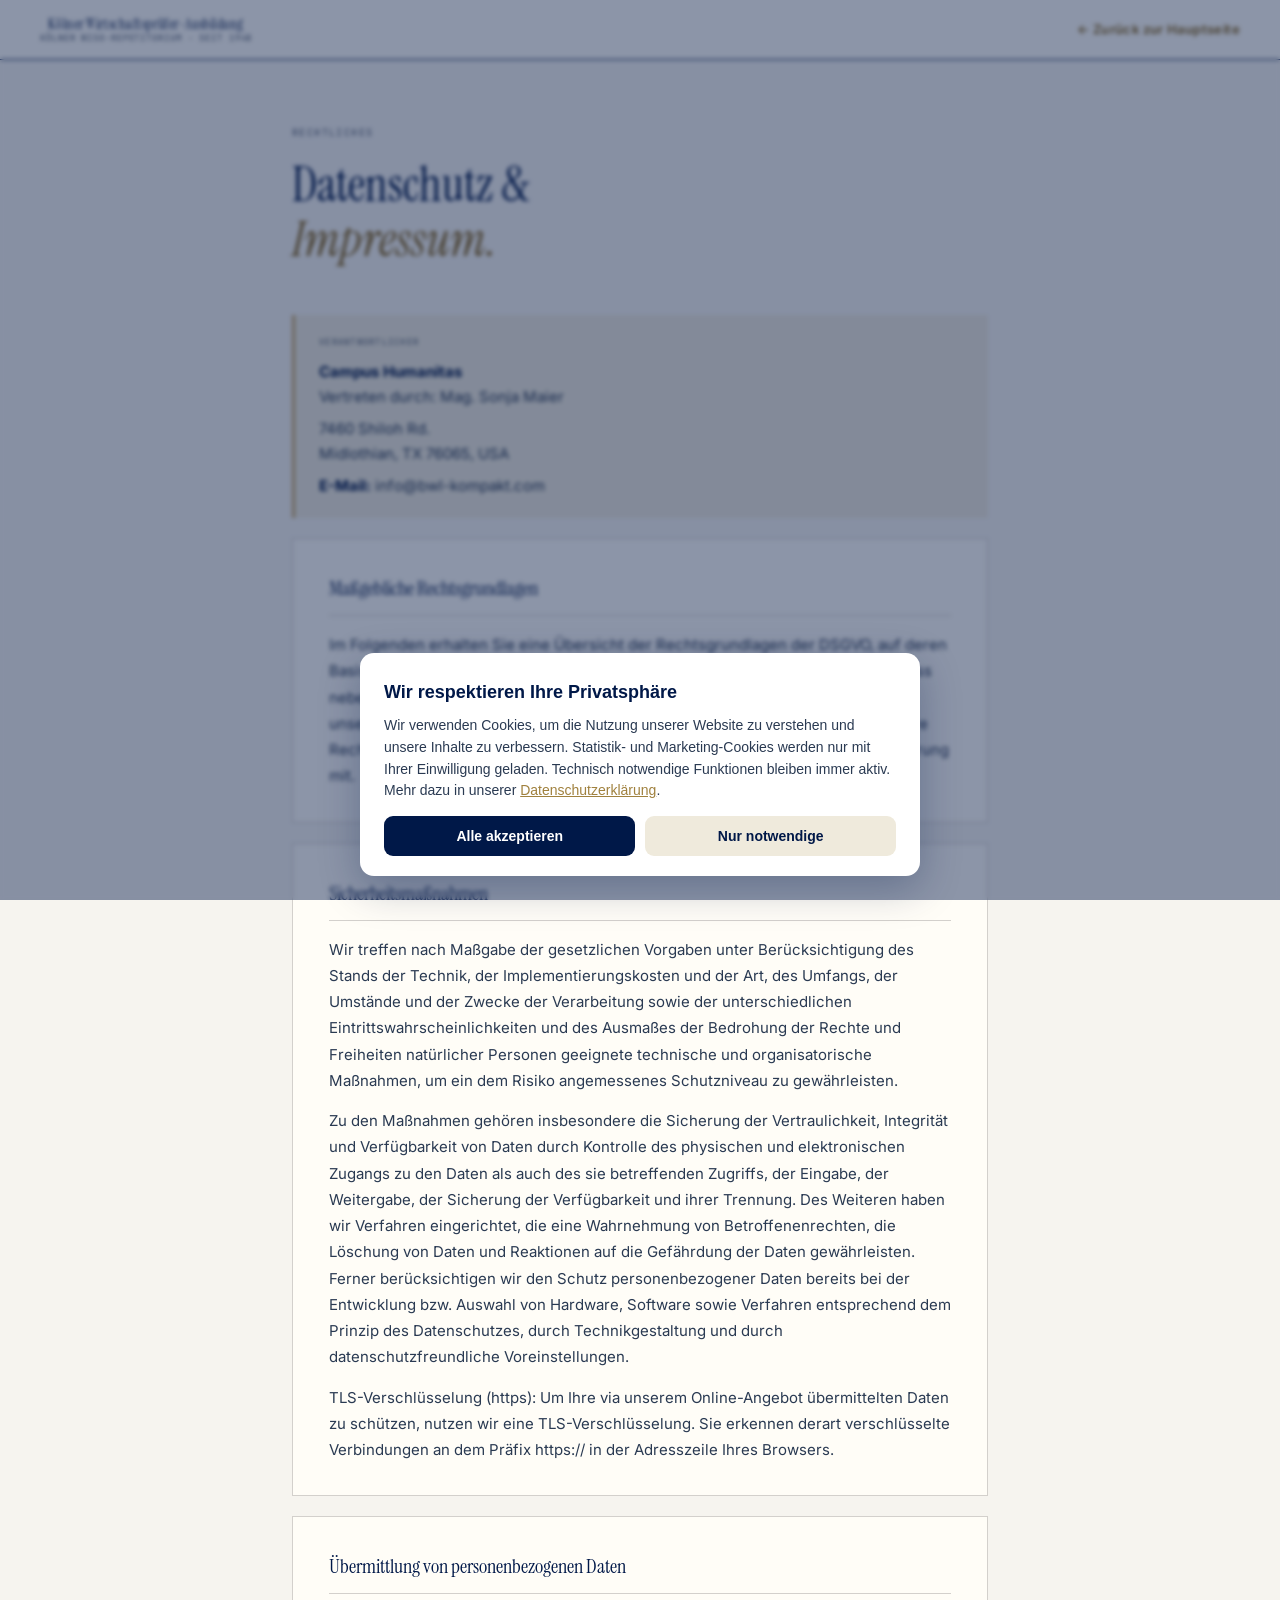
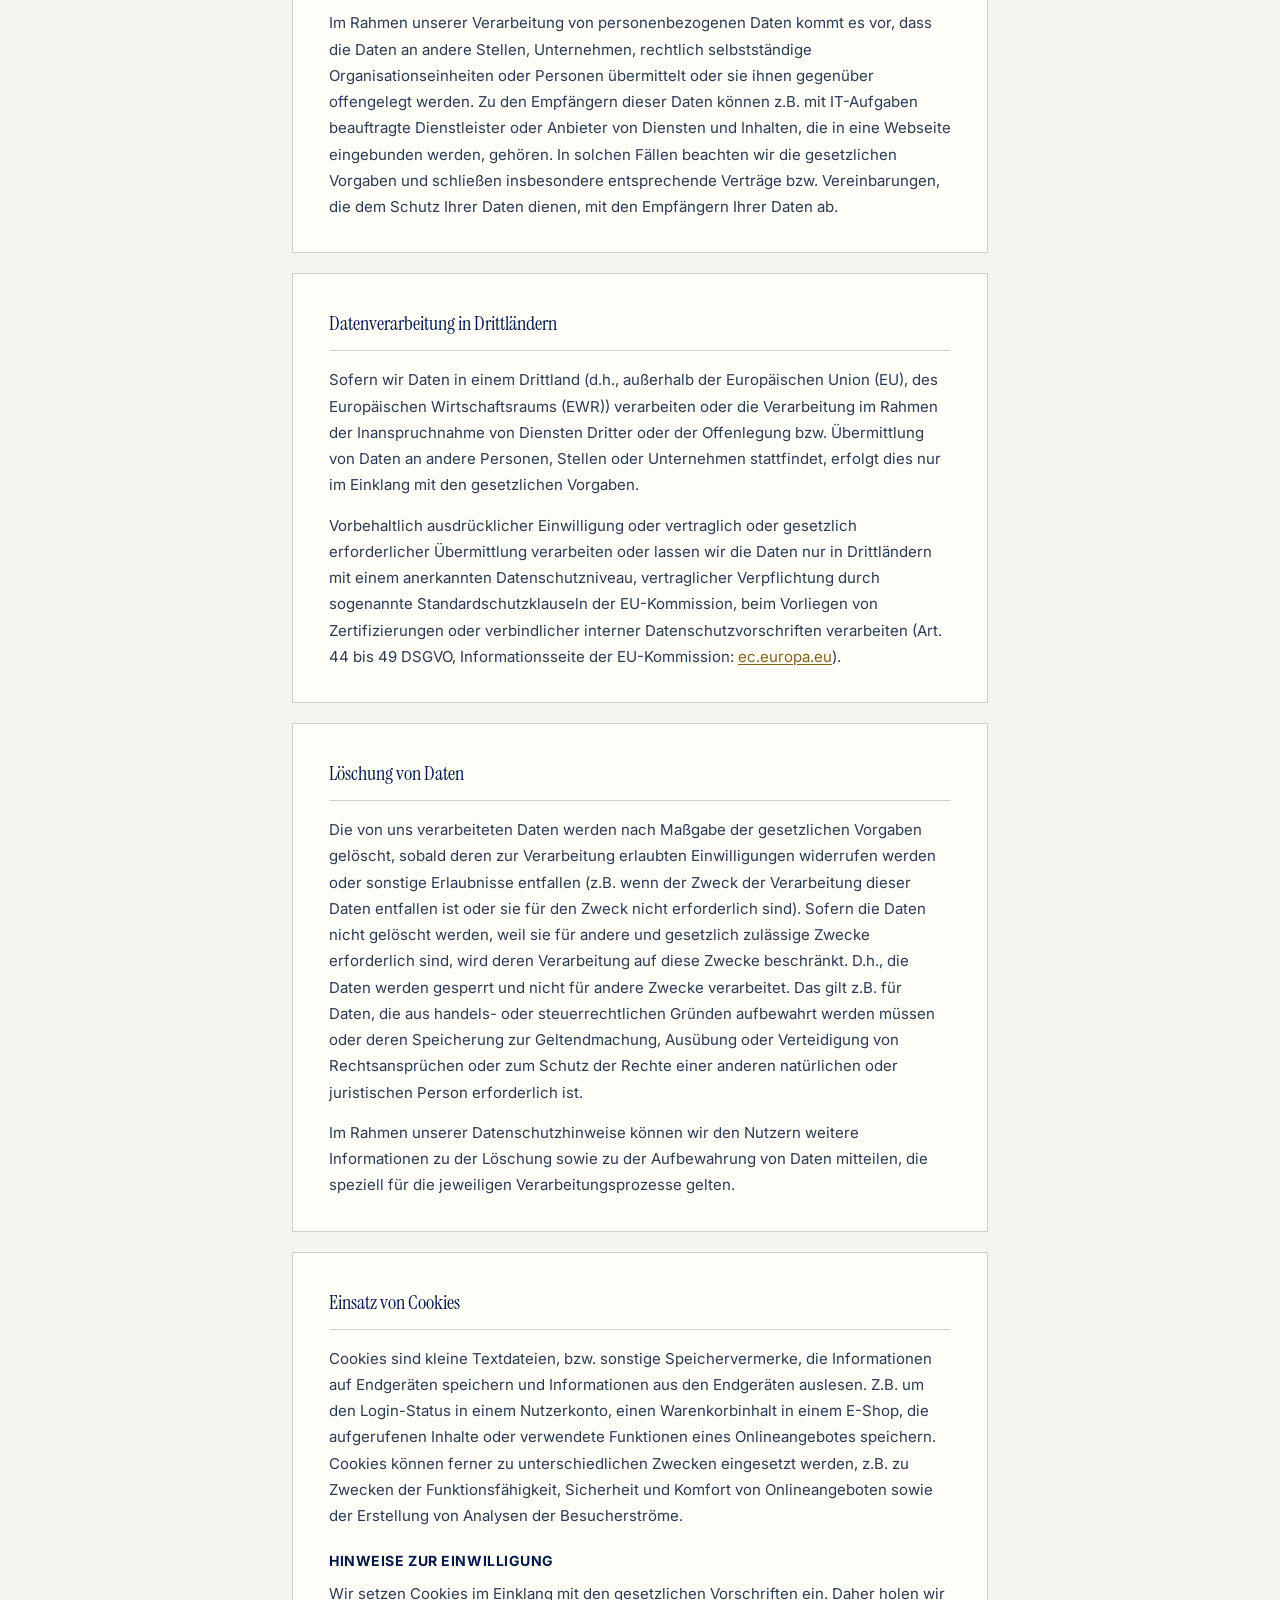
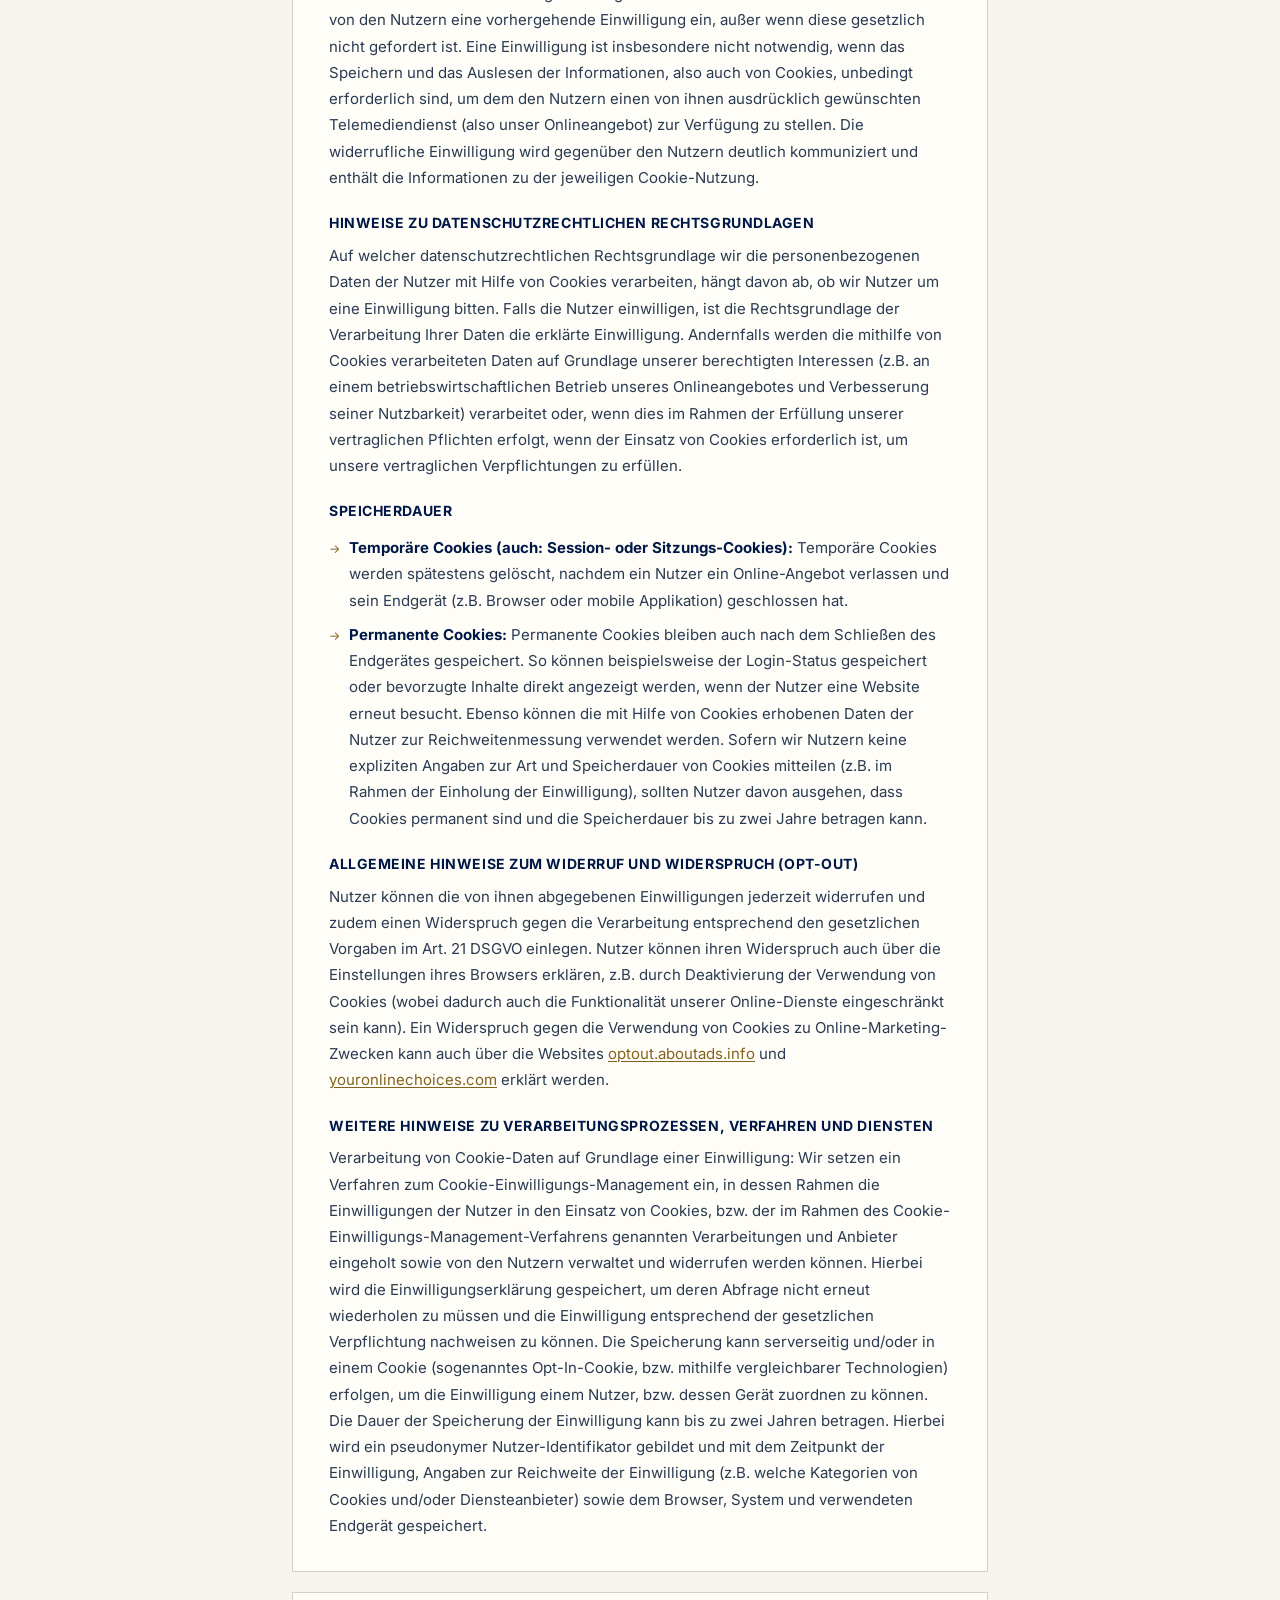
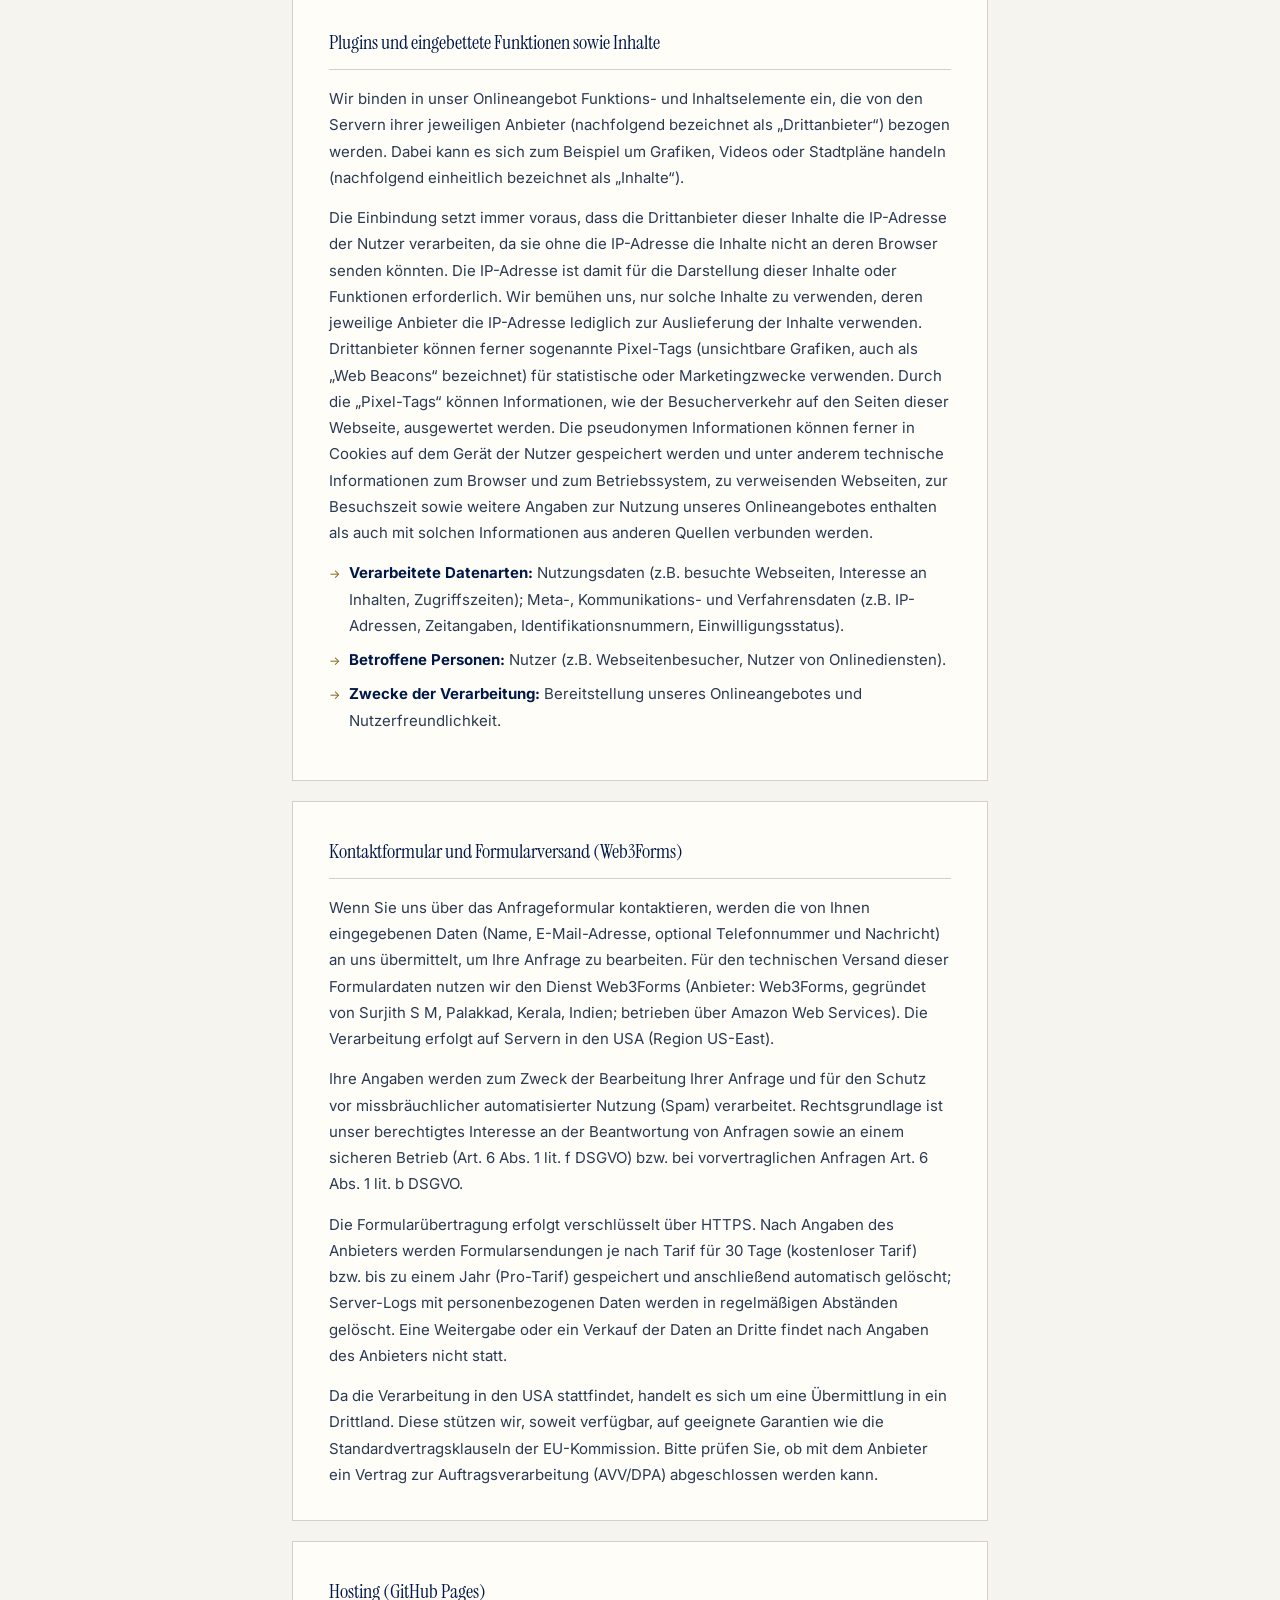
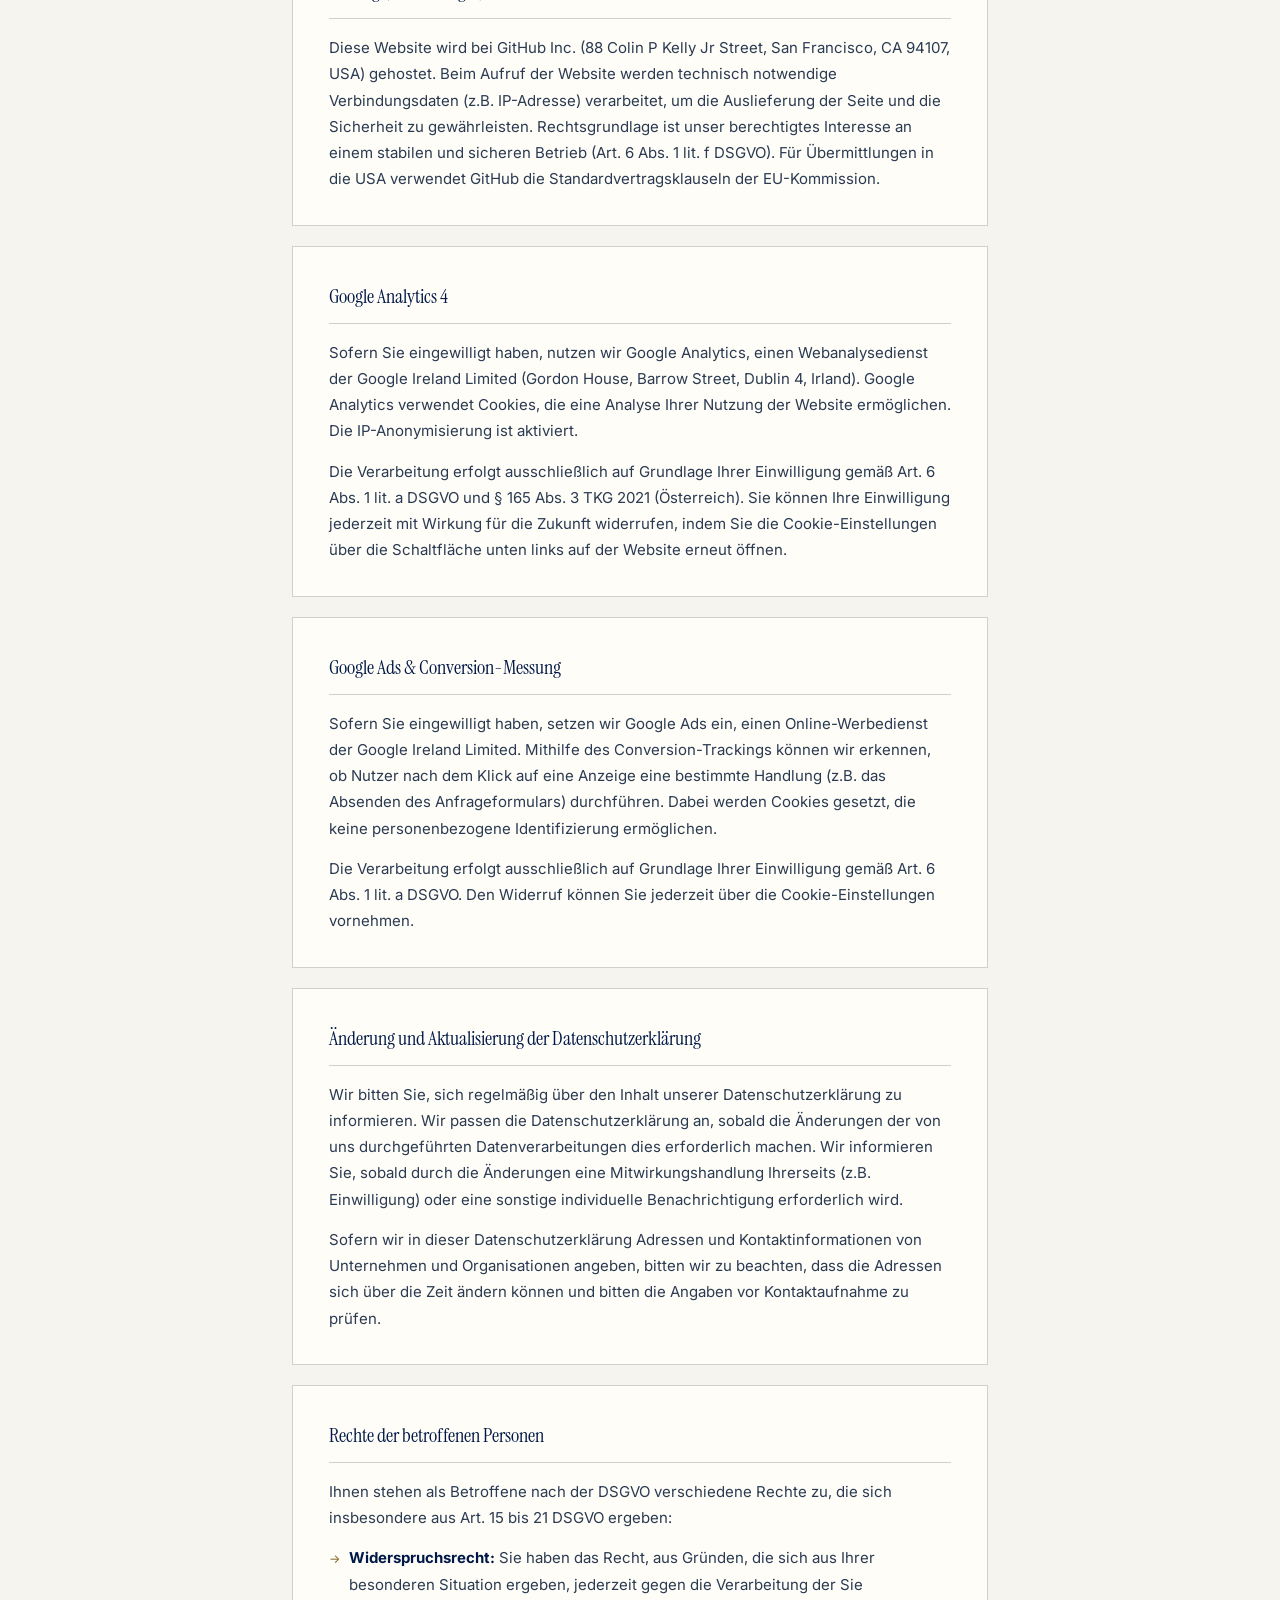
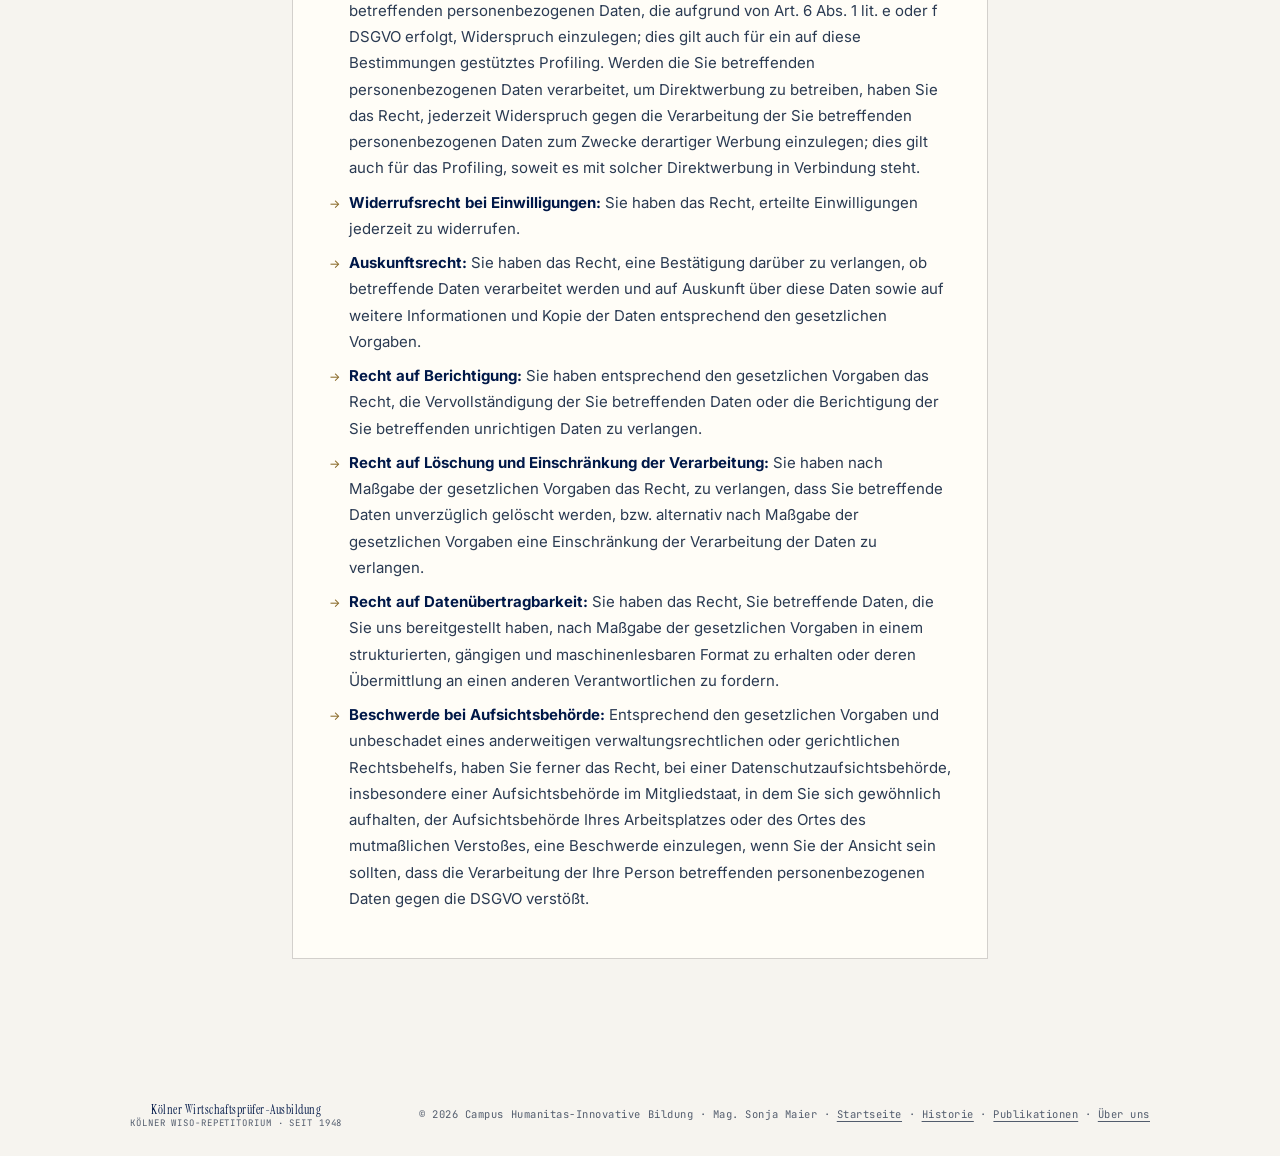
<file: datenschutz.html>
<!DOCTYPE html>
<html lang="de">
<head>
  <meta charset="UTF-8" />
  <meta name="viewport" content="width=device-width, initial-scale=1.0" />
  <title>Datenschutzerklärung &amp; Impressum – Kölner Wirtschaftsprüfer-Ausbildung</title>
  <meta name="description" content="Datenschutzerklärung und Impressum der Kölner Wirtschaftsprüfer-Ausbildung / Kölner WiSo-Repetitorium." />
  <meta name="robots" content="noindex, follow" />
  <link rel="canonical" href="https://bwl-kompakt.com/datenschutz.html" />
  <meta name="theme-color" content="#001848" />

  <!-- Open Graph -->
  <meta property="og:type" content="website" />
  <meta property="og:locale" content="de_DE" />
  <meta property="og:site_name" content="Kölner Wirtschaftsprüfer-Ausbildung" />
  <meta property="og:title" content="Datenschutzerklärung &amp; Impressum – Kölner Wirtschaftsprüfer-Ausbildung" />
  <meta property="og:description" content="Datenschutzerklärung und Impressum der Kölner Wirtschaftsprüfer-Ausbildung / Kölner WiSo-Repetitorium." />
  <meta property="og:url" content="https://bwl-kompakt.com/datenschutz.html" />
  <meta property="og:image" content="https://bwl-kompakt.com/bilder/og-datenschutz.png" />
  <meta property="og:image:width" content="1200" />
  <meta property="og:image:height" content="630" />
  <meta property="og:image:alt" content="Datenschutz &amp; Impressum — Kölner Wirtschaftsprüfer-Ausbildung" />

  <!-- Twitter/X Card -->
  <meta name="twitter:card" content="summary_large_image" />
  <meta name="twitter:title" content="Datenschutzerklärung &amp; Impressum – Kölner Wirtschaftsprüfer-Ausbildung" />
  <meta name="twitter:description" content="Datenschutzerklärung und Impressum der Kölner Wirtschaftsprüfer-Ausbildung / Kölner WiSo-Repetitorium." />
  <meta name="twitter:image" content="https://bwl-kompakt.com/bilder/og-datenschutz.png" />

  <link rel="preconnect" href="https://fonts.googleapis.com" />
  <link rel="preconnect" href="https://fonts.gstatic.com" crossorigin />
  <link href="https://fonts.googleapis.com/css2?family=Instrument+Serif:ital@0;1&family=Inter:wght@400;500;600;700&family=JetBrains+Mono:wght@400;500&display=swap" rel="stylesheet" />
  <link rel="stylesheet" href="styles.css" />
  <style>
    /* :root-Variablen kommen aus styles.css */
    *, *::before, *::after { box-sizing: border-box; margin: 0; padding: 0; }
    html { font-size: 16px; scroll-behavior: smooth; }
    body { background: var(--bg); color: var(--ink); font-family: 'Inter', sans-serif; line-height: 1.7; }

    /* NAV */
    nav {
      position: sticky; top: 0; z-index: 100;
      background: var(--card); border-bottom: 1.5px solid var(--line);
      display: flex; align-items: center; justify-content: space-between;
      padding: 0 40px; height: 60px;
    }
    .logo-block { display: flex; flex-direction: column; gap: 1px; }
    .logo-main { font-family: 'Instrument Serif', serif; font-size: 14px; font-weight: 400; color: var(--ink); line-height: 1.2; }
    .logo-sub { font-family: 'JetBrains Mono', monospace; font-size: 9px; letter-spacing: 0.1em; text-transform: uppercase; color: var(--muted); }
    .nav-back { font-size: 13px; color: var(--accent-text); text-decoration: none; font-weight: 600; letter-spacing: 0.03em; }
    .nav-back:hover { color: var(--ink); }

    /* CONTENT */
    .page-wrap { max-width: 760px; margin: 0 auto; padding: 64px 32px 96px; }

    .page-eyebrow {
      font-family: 'JetBrains Mono', monospace;
      font-size: 10px; letter-spacing: 0.14em; text-transform: uppercase;
      color: var(--muted); margin-bottom: 16px;
    }
    h1 {
      font-family: 'Instrument Serif', serif;
      font-size: clamp(32px, 5vw, 48px);
      font-weight: 400; line-height: 1.15;
      margin-bottom: 48px;
    }
    h1 em { font-style: italic; color: var(--accent-text); }

    .section {
      background: var(--card);
      border: 1px solid var(--border);
      padding: 32px 36px;
      margin-bottom: 20px;
    }
    .section h2 {
      font-family: 'Instrument Serif', serif;
      font-size: 20px; font-weight: 400;
      margin-bottom: 16px; color: var(--ink);
      padding-bottom: 10px;
      border-bottom: 1px solid var(--border);
    }
    .section h3 {
      font-size: 14px; font-weight: 700;
      color: var(--ink); margin: 20px 0 8px;
      text-transform: uppercase; letter-spacing: 0.04em;
    }
    .section p {
      font-size: 15px; color: var(--ink-2);
      line-height: 1.75; margin-bottom: 14px;
    }
    .section p:last-child { margin-bottom: 0; }
    .section ul {
      margin: 12px 0 14px 0;
      padding-left: 0;
      list-style: none;
    }
    .section ul li {
      font-size: 15px; color: var(--ink-2);
      line-height: 1.75; padding-left: 20px;
      position: relative; margin-bottom: 8px;
    }
    .section ul li::before {
      content: '→';
      position: absolute; left: 0;
      color: var(--accent-text); font-size: 12px;
      top: 3px;
    }
    .section ul li strong { color: var(--ink); }
    .section a { color: var(--accent-text); text-decoration: underline; text-underline-offset: 2px; }
    .section a:hover { color: var(--ink); }

    .impressum-box {
      background: var(--chip);
      border-left: 3px solid var(--accent);
      padding: 20px 24px;
      margin-bottom: 20px;
    }
    .impressum-box .label {
      font-family: 'JetBrains Mono', monospace;
      font-size: 9px; letter-spacing: 0.14em;
      text-transform: uppercase; color: var(--muted);
      margin-bottom: 8px;
    }
    .impressum-box p {
      font-size: 15px; color: var(--ink-2);
      line-height: 1.7; margin-bottom: 6px;
    }
    .impressum-box p:last-child { margin-bottom: 0; }
    .impressum-box strong { color: var(--ink); font-weight: 700; }

    /* FOOTER */
    footer {
      padding: 28px 40px;
      font-size: 12px;
      display: flex; align-items: center; justify-content: space-between;
      gap: 20px; flex-wrap: wrap;
    }
    footer .copy { font-family: "JetBrains Mono", monospace; font-size: 10.5px; letter-spacing: 0.05em; color: var(--muted); }
    footer a { color: var(--muted); text-decoration: underline; text-underline-offset: 3px; }
    footer a:hover { color: var(--ink); }

    @media (max-width: 600px) {
      nav { padding: 0 20px; }
      .page-wrap { padding: 40px 20px 64px; }
      .section { padding: 24px 20px; }
      footer { padding: 24px 20px; flex-direction: column; gap: 12px; }
    }
  </style>
</head>
<body>

  <nav>
    <div class="logo-block">
      <div class="logo-main">Kölner Wirtschaftsprüfer-Ausbildung</div>
      <div class="logo-sub">Kölner WiSo-Repetitorium · seit 1948</div>
    </div>
    <a href="index.html" class="nav-back">← Zurück zur Hauptseite</a>
  </nav>

  <div class="page-wrap">

    <p class="page-eyebrow">Rechtliches</p>
    <h1>Datenschutz &amp;<br /><em>Impressum.</em></h1>

    <!-- IMPRESSUM -->
    <div class="impressum-box">
      <div class="label">Verantwortlicher</div>
      <p><strong>Campus Humanitas</strong><br />
      Vertreten durch: Mag. Sonja Maier</p>
      <p>7460 Shiloh Rd.<br />
      Midlothian, TX 76065, USA</p>
      <p><strong>E-Mail:</strong> info@bwl-kompakt.com</p>
    </div>

    <!-- RECHTSGRUNDLAGEN -->
    <div class="section">
      <h2>Maßgebliche Rechtsgrundlagen</h2>
      <p>Im Folgenden erhalten Sie eine Übersicht der Rechtsgrundlagen der DSGVO, auf deren Basis wir personenbezogene Daten verarbeiten. Bitte nehmen Sie zur Kenntnis, dass neben den Regelungen der DSGVO nationale Datenschutzvorgaben in Ihrem bzw. unserem Wohn- oder Sitzland gelten können. Sollten ferner im Einzelfall speziellere Rechtsgrundlagen maßgeblich sein, teilen wir Ihnen diese in der Datenschutzerklärung mit.</p>
    </div>

    <!-- SICHERHEITSMASSNAHMEN -->
    <div class="section">
      <h2>Sicherheitsmaßnahmen</h2>
      <p>Wir treffen nach Maßgabe der gesetzlichen Vorgaben unter Berücksichtigung des Stands der Technik, der Implementierungskosten und der Art, des Umfangs, der Umstände und der Zwecke der Verarbeitung sowie der unterschiedlichen Eintrittswahrscheinlichkeiten und des Ausmaßes der Bedrohung der Rechte und Freiheiten natürlicher Personen geeignete technische und organisatorische Maßnahmen, um ein dem Risiko angemessenes Schutzniveau zu gewährleisten.</p>
      <p>Zu den Maßnahmen gehören insbesondere die Sicherung der Vertraulichkeit, Integrität und Verfügbarkeit von Daten durch Kontrolle des physischen und elektronischen Zugangs zu den Daten als auch des sie betreffenden Zugriffs, der Eingabe, der Weitergabe, der Sicherung der Verfügbarkeit und ihrer Trennung. Des Weiteren haben wir Verfahren eingerichtet, die eine Wahrnehmung von Betroffenenrechten, die Löschung von Daten und Reaktionen auf die Gefährdung der Daten gewährleisten. Ferner berücksichtigen wir den Schutz personenbezogener Daten bereits bei der Entwicklung bzw. Auswahl von Hardware, Software sowie Verfahren entsprechend dem Prinzip des Datenschutzes, durch Technikgestaltung und durch datenschutzfreundliche Voreinstellungen.</p>
      <p>TLS-Verschlüsselung (https): Um Ihre via unserem Online-Angebot übermittelten Daten zu schützen, nutzen wir eine TLS-Verschlüsselung. Sie erkennen derart verschlüsselte Verbindungen an dem Präfix https:// in der Adresszeile Ihres Browsers.</p>
    </div>

    <!-- ÜBERMITTLUNG -->
    <div class="section">
      <h2>Übermittlung von personenbezogenen Daten</h2>
      <p>Im Rahmen unserer Verarbeitung von personenbezogenen Daten kommt es vor, dass die Daten an andere Stellen, Unternehmen, rechtlich selbstständige Organisationseinheiten oder Personen übermittelt oder sie ihnen gegenüber offengelegt werden. Zu den Empfängern dieser Daten können z.B. mit IT-Aufgaben beauftragte Dienstleister oder Anbieter von Diensten und Inhalten, die in eine Webseite eingebunden werden, gehören. In solchen Fällen beachten wir die gesetzlichen Vorgaben und schließen insbesondere entsprechende Verträge bzw. Vereinbarungen, die dem Schutz Ihrer Daten dienen, mit den Empfängern Ihrer Daten ab.</p>
    </div>

    <!-- DRITTLÄNDER -->
    <div class="section">
      <h2>Datenverarbeitung in Drittländern</h2>
      <p>Sofern wir Daten in einem Drittland (d.h., außerhalb der Europäischen Union (EU), des Europäischen Wirtschaftsraums (EWR)) verarbeiten oder die Verarbeitung im Rahmen der Inanspruchnahme von Diensten Dritter oder der Offenlegung bzw. Übermittlung von Daten an andere Personen, Stellen oder Unternehmen stattfindet, erfolgt dies nur im Einklang mit den gesetzlichen Vorgaben.</p>
      <p>Vorbehaltlich ausdrücklicher Einwilligung oder vertraglich oder gesetzlich erforderlicher Übermittlung verarbeiten oder lassen wir die Daten nur in Drittländern mit einem anerkannten Datenschutzniveau, vertraglicher Verpflichtung durch sogenannte Standardschutzklauseln der EU-Kommission, beim Vorliegen von Zertifizierungen oder verbindlicher interner Datenschutzvorschriften verarbeiten (Art. 44 bis 49 DSGVO, Informationsseite der EU-Kommission: <a href="https://ec.europa.eu/info/law/law-topic/data-protection/international-dimension-data-protection_de" target="_blank" rel="noopener">ec.europa.eu</a>).</p>
    </div>

    <!-- LÖSCHUNG -->
    <div class="section">
      <h2>Löschung von Daten</h2>
      <p>Die von uns verarbeiteten Daten werden nach Maßgabe der gesetzlichen Vorgaben gelöscht, sobald deren zur Verarbeitung erlaubten Einwilligungen widerrufen werden oder sonstige Erlaubnisse entfallen (z.B. wenn der Zweck der Verarbeitung dieser Daten entfallen ist oder sie für den Zweck nicht erforderlich sind). Sofern die Daten nicht gelöscht werden, weil sie für andere und gesetzlich zulässige Zwecke erforderlich sind, wird deren Verarbeitung auf diese Zwecke beschränkt. D.h., die Daten werden gesperrt und nicht für andere Zwecke verarbeitet. Das gilt z.B. für Daten, die aus handels- oder steuerrechtlichen Gründen aufbewahrt werden müssen oder deren Speicherung zur Geltendmachung, Ausübung oder Verteidigung von Rechtsansprüchen oder zum Schutz der Rechte einer anderen natürlichen oder juristischen Person erforderlich ist.</p>
      <p>Im Rahmen unserer Datenschutzhinweise können wir den Nutzern weitere Informationen zu der Löschung sowie zu der Aufbewahrung von Daten mitteilen, die speziell für die jeweiligen Verarbeitungsprozesse gelten.</p>
    </div>

    <!-- COOKIES -->
    <div class="section">
      <h2>Einsatz von Cookies</h2>
      <p>Cookies sind kleine Textdateien, bzw. sonstige Speichervermerke, die Informationen auf Endgeräten speichern und Informationen aus den Endgeräten auslesen. Z.B. um den Login-Status in einem Nutzerkonto, einen Warenkorbinhalt in einem E-Shop, die aufgerufenen Inhalte oder verwendete Funktionen eines Onlineangebotes speichern. Cookies können ferner zu unterschiedlichen Zwecken eingesetzt werden, z.B. zu Zwecken der Funktionsfähigkeit, Sicherheit und Komfort von Onlineangeboten sowie der Erstellung von Analysen der Besucherströme.</p>
      <h3>Hinweise zur Einwilligung</h3>
      <p>Wir setzen Cookies im Einklang mit den gesetzlichen Vorschriften ein. Daher holen wir von den Nutzern eine vorhergehende Einwilligung ein, außer wenn diese gesetzlich nicht gefordert ist. Eine Einwilligung ist insbesondere nicht notwendig, wenn das Speichern und das Auslesen der Informationen, also auch von Cookies, unbedingt erforderlich sind, um dem den Nutzern einen von ihnen ausdrücklich gewünschten Telemediendienst (also unser Onlineangebot) zur Verfügung zu stellen. Die widerrufliche Einwilligung wird gegenüber den Nutzern deutlich kommuniziert und enthält die Informationen zu der jeweiligen Cookie-Nutzung.</p>
      <h3>Hinweise zu datenschutzrechtlichen Rechtsgrundlagen</h3>
      <p>Auf welcher datenschutzrechtlichen Rechtsgrundlage wir die personenbezogenen Daten der Nutzer mit Hilfe von Cookies verarbeiten, hängt davon ab, ob wir Nutzer um eine Einwilligung bitten. Falls die Nutzer einwilligen, ist die Rechtsgrundlage der Verarbeitung Ihrer Daten die erklärte Einwilligung. Andernfalls werden die mithilfe von Cookies verarbeiteten Daten auf Grundlage unserer berechtigten Interessen (z.B. an einem betriebswirtschaftlichen Betrieb unseres Onlineangebotes und Verbesserung seiner Nutzbarkeit) verarbeitet oder, wenn dies im Rahmen der Erfüllung unserer vertraglichen Pflichten erfolgt, wenn der Einsatz von Cookies erforderlich ist, um unsere vertraglichen Verpflichtungen zu erfüllen.</p>
      <h3>Speicherdauer</h3>
      <ul>
        <li><strong>Temporäre Cookies (auch: Session- oder Sitzungs-Cookies):</strong> Temporäre Cookies werden spätestens gelöscht, nachdem ein Nutzer ein Online-Angebot verlassen und sein Endgerät (z.B. Browser oder mobile Applikation) geschlossen hat.</li>
        <li><strong>Permanente Cookies:</strong> Permanente Cookies bleiben auch nach dem Schließen des Endgerätes gespeichert. So können beispielsweise der Login-Status gespeichert oder bevorzugte Inhalte direkt angezeigt werden, wenn der Nutzer eine Website erneut besucht. Ebenso können die mit Hilfe von Cookies erhobenen Daten der Nutzer zur Reichweitenmessung verwendet werden. Sofern wir Nutzern keine expliziten Angaben zur Art und Speicherdauer von Cookies mitteilen (z.B. im Rahmen der Einholung der Einwilligung), sollten Nutzer davon ausgehen, dass Cookies permanent sind und die Speicherdauer bis zu zwei Jahre betragen kann.</li>
      </ul>
      <h3>Allgemeine Hinweise zum Widerruf und Widerspruch (Opt-Out)</h3>
      <p>Nutzer können die von ihnen abgegebenen Einwilligungen jederzeit widerrufen und zudem einen Widerspruch gegen die Verarbeitung entsprechend den gesetzlichen Vorgaben im Art. 21 DSGVO einlegen. Nutzer können ihren Widerspruch auch über die Einstellungen ihres Browsers erklären, z.B. durch Deaktivierung der Verwendung von Cookies (wobei dadurch auch die Funktionalität unserer Online-Dienste eingeschränkt sein kann). Ein Widerspruch gegen die Verwendung von Cookies zu Online-Marketing-Zwecken kann auch über die Websites <a href="https://optout.aboutads.info" target="_blank" rel="noopener">optout.aboutads.info</a> und <a href="https://www.youronlinechoices.com/" target="_blank" rel="noopener">youronlinechoices.com</a> erklärt werden.</p>
      <h3>Weitere Hinweise zu Verarbeitungsprozessen, Verfahren und Diensten</h3>
      <p>Verarbeitung von Cookie-Daten auf Grundlage einer Einwilligung: Wir setzen ein Verfahren zum Cookie-Einwilligungs-Management ein, in dessen Rahmen die Einwilligungen der Nutzer in den Einsatz von Cookies, bzw. der im Rahmen des Cookie-Einwilligungs-Management-Verfahrens genannten Verarbeitungen und Anbieter eingeholt sowie von den Nutzern verwaltet und widerrufen werden können. Hierbei wird die Einwilligungserklärung gespeichert, um deren Abfrage nicht erneut wiederholen zu müssen und die Einwilligung entsprechend der gesetzlichen Verpflichtung nachweisen zu können. Die Speicherung kann serverseitig und/oder in einem Cookie (sogenanntes Opt-In-Cookie, bzw. mithilfe vergleichbarer Technologien) erfolgen, um die Einwilligung einem Nutzer, bzw. dessen Gerät zuordnen zu können. Die Dauer der Speicherung der Einwilligung kann bis zu zwei Jahren betragen. Hierbei wird ein pseudonymer Nutzer-Identifikator gebildet und mit dem Zeitpunkt der Einwilligung, Angaben zur Reichweite der Einwilligung (z.B. welche Kategorien von Cookies und/oder Diensteanbieter) sowie dem Browser, System und verwendeten Endgerät gespeichert.</p>
    </div>

    <!-- PLUGINS -->
    <div class="section">
      <h2>Plugins und eingebettete Funktionen sowie Inhalte</h2>
      <p>Wir binden in unser Onlineangebot Funktions- und Inhaltselemente ein, die von den Servern ihrer jeweiligen Anbieter (nachfolgend bezeichnet als „Drittanbieter“) bezogen werden. Dabei kann es sich zum Beispiel um Grafiken, Videos oder Stadtpläne handeln (nachfolgend einheitlich bezeichnet als „Inhalte“).</p>
      <p>Die Einbindung setzt immer voraus, dass die Drittanbieter dieser Inhalte die IP-Adresse der Nutzer verarbeiten, da sie ohne die IP-Adresse die Inhalte nicht an deren Browser senden könnten. Die IP-Adresse ist damit für die Darstellung dieser Inhalte oder Funktionen erforderlich. Wir bemühen uns, nur solche Inhalte zu verwenden, deren jeweilige Anbieter die IP-Adresse lediglich zur Auslieferung der Inhalte verwenden. Drittanbieter können ferner sogenannte Pixel-Tags (unsichtbare Grafiken, auch als „Web Beacons“ bezeichnet) für statistische oder Marketingzwecke verwenden. Durch die „Pixel-Tags“ können Informationen, wie der Besucherverkehr auf den Seiten dieser Webseite, ausgewertet werden. Die pseudonymen Informationen können ferner in Cookies auf dem Gerät der Nutzer gespeichert werden und unter anderem technische Informationen zum Browser und zum Betriebssystem, zu verweisenden Webseiten, zur Besuchszeit sowie weitere Angaben zur Nutzung unseres Onlineangebotes enthalten als auch mit solchen Informationen aus anderen Quellen verbunden werden.</p>
      <ul>
        <li><strong>Verarbeitete Datenarten:</strong> Nutzungsdaten (z.B. besuchte Webseiten, Interesse an Inhalten, Zugriffszeiten); Meta-, Kommunikations- und Verfahrensdaten (z.B. IP-Adressen, Zeitangaben, Identifikationsnummern, Einwilligungsstatus).</li>
        <li><strong>Betroffene Personen:</strong> Nutzer (z.B. Webseitenbesucher, Nutzer von Onlinediensten).</li>
        <li><strong>Zwecke der Verarbeitung:</strong> Bereitstellung unseres Onlineangebotes und Nutzerfreundlichkeit.</li>
      </ul>
    </div>

    <!-- KONTAKTFORMULAR / WEB3FORMS -->
    <div class="section">
      <h2>Kontaktformular und Formularversand (Web3Forms)</h2>
      <p>Wenn Sie uns über das Anfrageformular kontaktieren, werden die von Ihnen eingegebenen Daten (Name, E-Mail-Adresse, optional Telefonnummer und Nachricht) an uns übermittelt, um Ihre Anfrage zu bearbeiten. Für den technischen Versand dieser Formulardaten nutzen wir den Dienst Web3Forms (Anbieter: Web3Forms, gegründet von Surjith S M, Palakkad, Kerala, Indien; betrieben über Amazon Web Services). Die Verarbeitung erfolgt auf Servern in den USA (Region US-East).</p>
      <p>Ihre Angaben werden zum Zweck der Bearbeitung Ihrer Anfrage und für den Schutz vor missbräuchlicher automatisierter Nutzung (Spam) verarbeitet. Rechtsgrundlage ist unser berechtigtes Interesse an der Beantwortung von Anfragen sowie an einem sicheren Betrieb (Art. 6 Abs. 1 lit. f DSGVO) bzw. bei vorvertraglichen Anfragen Art. 6 Abs. 1 lit. b DSGVO.</p>
      <p>Die Formularübertragung erfolgt verschlüsselt über HTTPS. Nach Angaben des Anbieters werden Formularsendungen je nach Tarif für 30 Tage (kostenloser Tarif) bzw. bis zu einem Jahr (Pro-Tarif) gespeichert und anschließend automatisch gelöscht; Server-Logs mit personenbezogenen Daten werden in regelmäßigen Abständen gelöscht. Eine Weitergabe oder ein Verkauf der Daten an Dritte findet nach Angaben des Anbieters nicht statt.</p>
      <p>Da die Verarbeitung in den USA stattfindet, handelt es sich um eine Übermittlung in ein Drittland. Diese stützen wir, soweit verfügbar, auf geeignete Garantien wie die Standardvertragsklauseln der EU-Kommission. Bitte prüfen Sie, ob mit dem Anbieter ein Vertrag zur Auftragsverarbeitung (AVV/DPA) abgeschlossen werden kann.</p>
    </div>

    <!-- HOSTING / GITHUB PAGES -->
    <div class="section">
      <h2>Hosting (GitHub Pages)</h2>
      <p>Diese Website wird bei GitHub Inc. (88 Colin P Kelly Jr Street, San Francisco, CA 94107, USA) gehostet. Beim Aufruf der Website werden technisch notwendige Verbindungsdaten (z.B. IP-Adresse) verarbeitet, um die Auslieferung der Seite und die Sicherheit zu gewährleisten. Rechtsgrundlage ist unser berechtigtes Interesse an einem stabilen und sicheren Betrieb (Art. 6 Abs. 1 lit. f DSGVO). Für Übermittlungen in die USA verwendet GitHub die Standardvertragsklauseln der EU-Kommission.</p>
    </div>

    <!-- GOOGLE ANALYTICS -->
    <div class="section">
      <h2>Google Analytics 4</h2>
      <p>Sofern Sie eingewilligt haben, nutzen wir Google Analytics, einen Webanalysedienst der Google Ireland Limited (Gordon House, Barrow Street, Dublin 4, Irland). Google Analytics verwendet Cookies, die eine Analyse Ihrer Nutzung der Website ermöglichen. Die IP-Anonymisierung ist aktiviert.</p>
      <p>Die Verarbeitung erfolgt ausschließlich auf Grundlage Ihrer Einwilligung gemäß Art. 6 Abs. 1 lit. a DSGVO und § 165 Abs. 3 TKG 2021 (Österreich). Sie können Ihre Einwilligung jederzeit mit Wirkung für die Zukunft widerrufen, indem Sie die Cookie-Einstellungen über die Schaltfläche unten links auf der Website erneut öffnen.</p>
    </div>

    <!-- GOOGLE ADS -->
    <div class="section">
      <h2>Google Ads &amp; Conversion-Messung</h2>
      <p>Sofern Sie eingewilligt haben, setzen wir Google Ads ein, einen Online-Werbedienst der Google Ireland Limited. Mithilfe des Conversion-Trackings können wir erkennen, ob Nutzer nach dem Klick auf eine Anzeige eine bestimmte Handlung (z.B. das Absenden des Anfrageformulars) durchführen. Dabei werden Cookies gesetzt, die keine personenbezogene Identifizierung ermöglichen.</p>
      <p>Die Verarbeitung erfolgt ausschließlich auf Grundlage Ihrer Einwilligung gemäß Art. 6 Abs. 1 lit. a DSGVO. Den Widerruf können Sie jederzeit über die Cookie-Einstellungen vornehmen.</p>
    </div>

    <!-- ÄNDERUNG -->
    <div class="section">
      <h2>Änderung und Aktualisierung der Datenschutzerklärung</h2>
      <p>Wir bitten Sie, sich regelmäßig über den Inhalt unserer Datenschutzerklärung zu informieren. Wir passen die Datenschutzerklärung an, sobald die Änderungen der von uns durchgeführten Datenverarbeitungen dies erforderlich machen. Wir informieren Sie, sobald durch die Änderungen eine Mitwirkungshandlung Ihrerseits (z.B. Einwilligung) oder eine sonstige individuelle Benachrichtigung erforderlich wird.</p>
      <p>Sofern wir in dieser Datenschutzerklärung Adressen und Kontaktinformationen von Unternehmen und Organisationen angeben, bitten wir zu beachten, dass die Adressen sich über die Zeit ändern können und bitten die Angaben vor Kontaktaufnahme zu prüfen.</p>
    </div>

    <!-- RECHTE -->
    <div class="section">
      <h2>Rechte der betroffenen Personen</h2>
      <p>Ihnen stehen als Betroffene nach der DSGVO verschiedene Rechte zu, die sich insbesondere aus Art. 15 bis 21 DSGVO ergeben:</p>
      <ul>
        <li><strong>Widerspruchsrecht:</strong> Sie haben das Recht, aus Gründen, die sich aus Ihrer besonderen Situation ergeben, jederzeit gegen die Verarbeitung der Sie betreffenden personenbezogenen Daten, die aufgrund von Art. 6 Abs. 1 lit. e oder f DSGVO erfolgt, Widerspruch einzulegen; dies gilt auch für ein auf diese Bestimmungen gestütztes Profiling. Werden die Sie betreffenden personenbezogenen Daten verarbeitet, um Direktwerbung zu betreiben, haben Sie das Recht, jederzeit Widerspruch gegen die Verarbeitung der Sie betreffenden personenbezogenen Daten zum Zwecke derartiger Werbung einzulegen; dies gilt auch für das Profiling, soweit es mit solcher Direktwerbung in Verbindung steht.</li>
        <li><strong>Widerrufsrecht bei Einwilligungen:</strong> Sie haben das Recht, erteilte Einwilligungen jederzeit zu widerrufen.</li>
        <li><strong>Auskunftsrecht:</strong> Sie haben das Recht, eine Bestätigung darüber zu verlangen, ob betreffende Daten verarbeitet werden und auf Auskunft über diese Daten sowie auf weitere Informationen und Kopie der Daten entsprechend den gesetzlichen Vorgaben.</li>
        <li><strong>Recht auf Berichtigung:</strong> Sie haben entsprechend den gesetzlichen Vorgaben das Recht, die Vervollständigung der Sie betreffenden Daten oder die Berichtigung der Sie betreffenden unrichtigen Daten zu verlangen.</li>
        <li><strong>Recht auf Löschung und Einschränkung der Verarbeitung:</strong> Sie haben nach Maßgabe der gesetzlichen Vorgaben das Recht, zu verlangen, dass Sie betreffende Daten unverzüglich gelöscht werden, bzw. alternativ nach Maßgabe der gesetzlichen Vorgaben eine Einschränkung der Verarbeitung der Daten zu verlangen.</li>
        <li><strong>Recht auf Datenübertragbarkeit:</strong> Sie haben das Recht, Sie betreffende Daten, die Sie uns bereitgestellt haben, nach Maßgabe der gesetzlichen Vorgaben in einem strukturierten, gängigen und maschinenlesbaren Format zu erhalten oder deren Übermittlung an einen anderen Verantwortlichen zu fordern.</li>
        <li><strong>Beschwerde bei Aufsichtsbehörde:</strong> Entsprechend den gesetzlichen Vorgaben und unbeschadet eines anderweitigen verwaltungsrechtlichen oder gerichtlichen Rechtsbehelfs, haben Sie ferner das Recht, bei einer Datenschutzaufsichtsbehörde, insbesondere einer Aufsichtsbehörde im Mitgliedstaat, in dem Sie sich gewöhnlich aufhalten, der Aufsichtsbehörde Ihres Arbeitsplatzes oder des Ortes des mutmaßlichen Verstoßes, eine Beschwerde einzulegen, wenn Sie der Ansicht sein sollten, dass die Verarbeitung der Ihre Person betreffenden personenbezogenen Daten gegen die DSGVO verstößt.</li>
      </ul>
    </div>

  </div>

  <footer>
    <div class="logo-block">
      <div class="logo-main" style="font-size:12px;">Kölner Wirtschaftsprüfer-Ausbildung</div>
      <div class="logo-sub">Kölner WiSo-Repetitorium · seit 1948</div>
    </div>
    <div class="copy">© 2026 Campus Humanitas-Innovative Bildung · Mag. Sonja Maier · <a href="index.html">Startseite</a> · <a href="historie.html">Historie</a> · <a href="publikationen.html">Publikationen</a> · <a href="ueber-uns.html">Über uns</a></div>
  </footer>

  <!-- Cookie-Einwilligung (lädt Analytics/Ads erst nach Zustimmung) -->
  <script src="cookie-consent.js" defer></script>

</body>
</html>
</file>
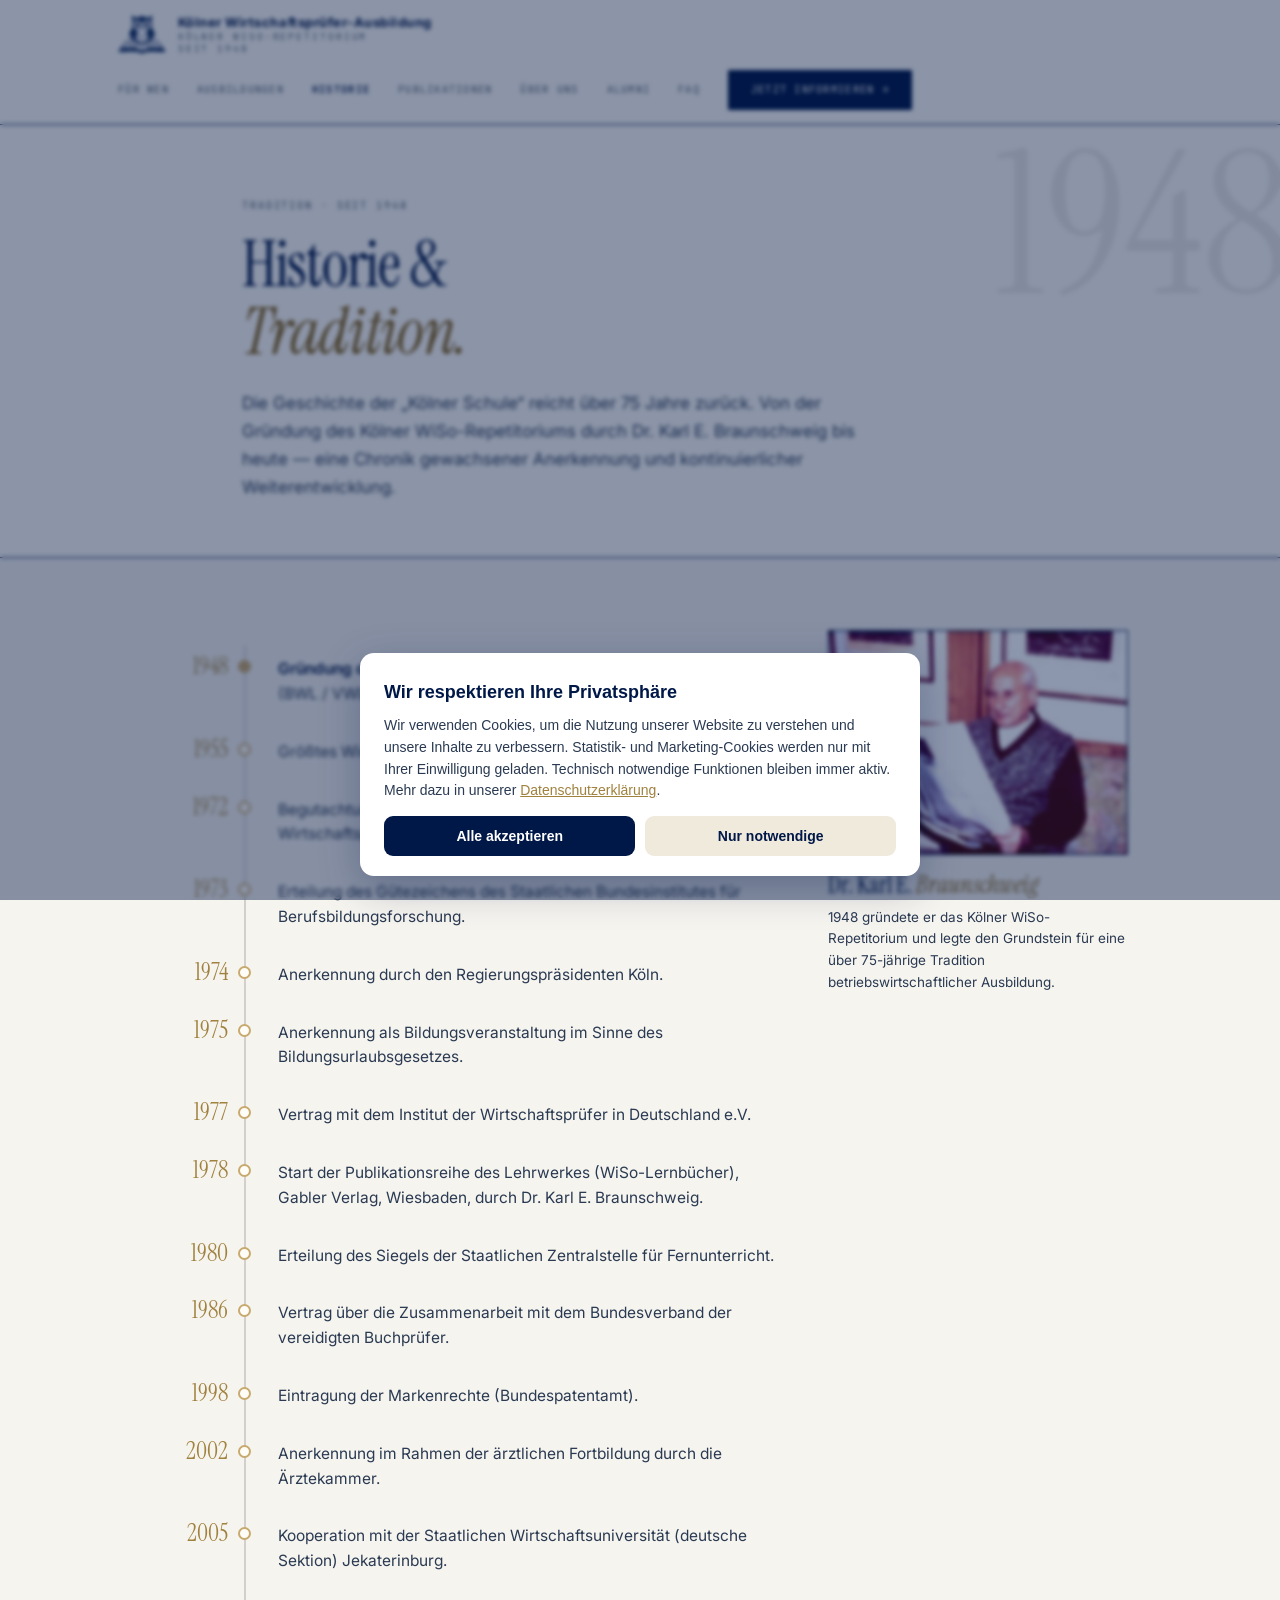
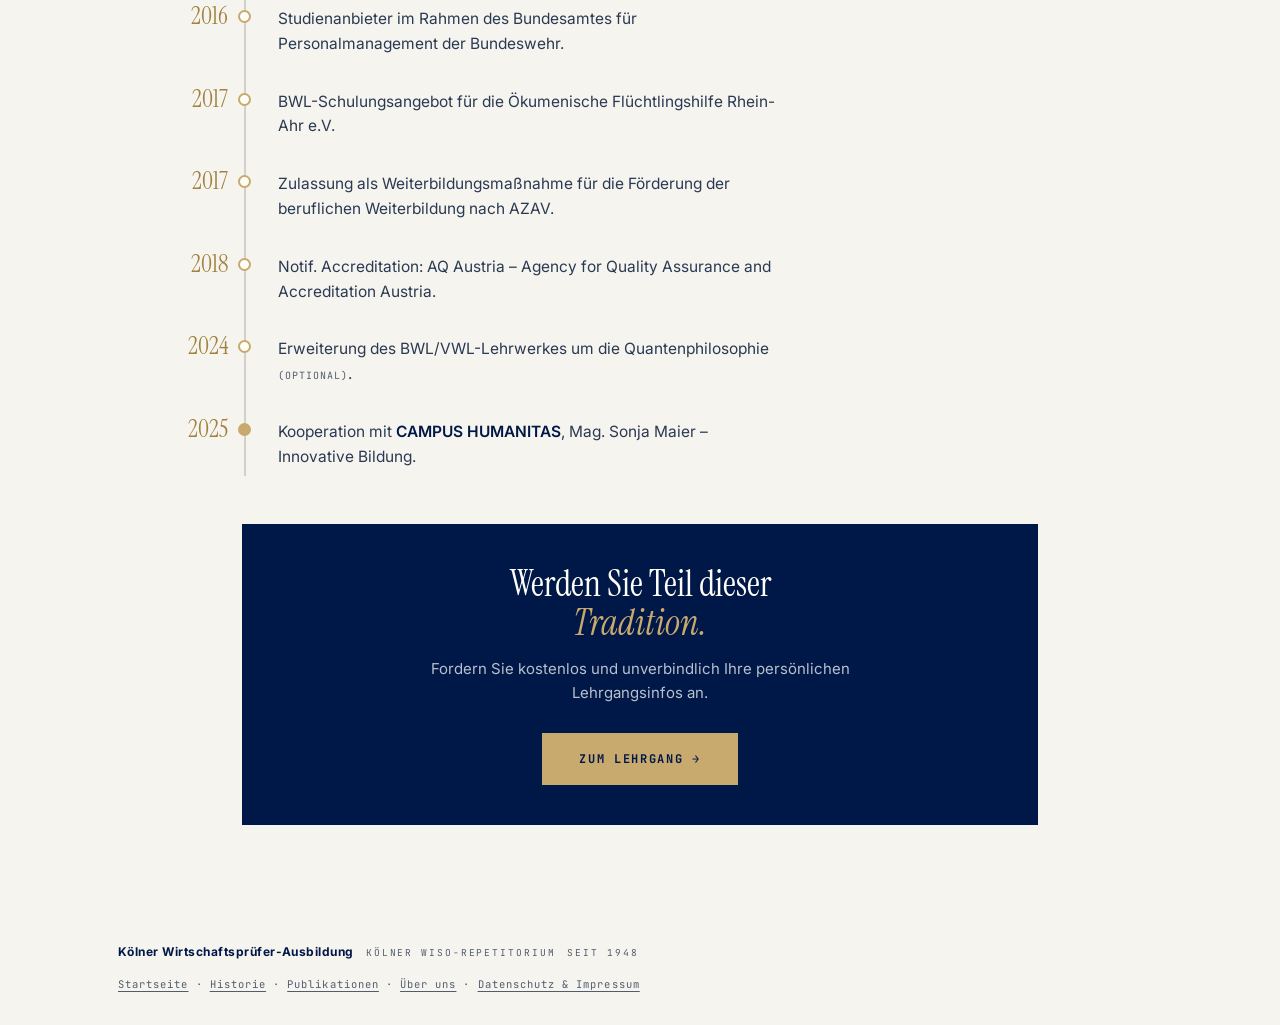
<file: historie.html>
<!doctype html>
<html lang="de">
<head>
  <meta charset="UTF-8" />
  <meta name="viewport" content="width=device-width, initial-scale=1.0" />
  <title>Historie seit 1948 | Kölner WiSo-Repetitorium</title>
  <meta name="description" content="Die Geschichte der Kölner Wirtschaftsprüfer-Ausbildung / Kölner WiSo-Repetitorium seit 1948 — von der Gründung durch Dr. Karl E. Braunschweig bis heute." />
  <meta name="robots" content="index, follow, max-image-preview:large, max-snippet:-1" />
  <link rel="canonical" href="https://bwl-kompakt.com/historie.html" />
  <meta name="theme-color" content="#001848" />
  <link rel="icon" href="/favicon.ico" sizes="any" />
  <link rel="icon" type="image/png" sizes="32x32" href="/bilder/favicon-32.png" />
  <link rel="icon" type="image/png" sizes="16x16" href="/bilder/favicon-16.png" />
  <link rel="apple-touch-icon" href="/bilder/apple-touch-icon.png" />

  <!-- Open Graph -->
  <meta property="og:type" content="website" />
  <meta property="og:locale" content="de_DE" />
  <meta property="og:site_name" content="Kölner Wirtschaftsprüfer-Ausbildung" />
  <meta property="og:title" content="Historie & Tradition seit 1948" />
  <meta property="og:description" content="Die Geschichte der Kölner Wirtschaftsprüfer-Ausbildung / Kölner WiSo-Repetitorium seit 1948." />
  <meta property="og:url" content="https://bwl-kompakt.com/historie.html" />
  <meta property="og:image" content="https://bwl-kompakt.com/bilder/og-historie.png" />
  <meta property="og:image:width" content="1200" />
  <meta property="og:image:height" content="630" />
  <meta property="og:image:alt" content="Über 75 Jahre Ausbildungstradition — Historie der Kölner Wirtschaftsprüfer-Ausbildung" />

  <!-- Twitter/X Card -->
  <meta name="twitter:card" content="summary_large_image" />
  <meta name="twitter:title" content="Historie & Tradition seit 1948" />
  <meta name="twitter:description" content="Die Geschichte der Kölner Wirtschaftsprüfer-Ausbildung / Kölner WiSo-Repetitorium seit 1948." />
  <meta name="twitter:image" content="https://bwl-kompakt.com/bilder/og-historie.png" />

  <link rel="preconnect" href="https://fonts.googleapis.com" />
  <link rel="preconnect" href="https://fonts.gstatic.com" crossorigin />
  <link href="https://fonts.googleapis.com/css2?family=Instrument+Serif:ital@0;1&family=Inter:wght@400;500;600;700&family=JetBrains+Mono:wght@400;500&display=swap" rel="stylesheet" />
  <link rel="stylesheet" href="styles.css" />
  <style>
    /* :root, Nav, Hamburger & Mobile-Menü kommen aus styles.css */
    *, *::before, *::after { box-sizing: border-box; margin: 0; padding: 0; }
    html { font-size: 16px; scroll-behavior: smooth; overflow-x: hidden; }
    body { background: var(--bg); color: var(--ink); font-family: 'Inter', sans-serif; line-height: 1.7; overflow-x: hidden; max-width: 100%; }

    /* HERO */
    .page-hero {
      border-bottom: 1.5px solid var(--line);
      padding: 72px 0 56px; position: relative; overflow: hidden; background: var(--card);
    }
    .page-hero::before {
      content: "1948"; position: absolute; right: -10px; top: 0;
      font-family: "Instrument Serif", serif; font-size: 200px; line-height: 1;
      color: var(--border); opacity: 0.4; pointer-events: none; user-select: none;
    }
    .hero-wrap { max-width: 860px; margin: 0 auto; padding: 0 32px; position: relative; }
    .page-eyebrow {
      font-family: 'JetBrains Mono', monospace; font-size: 10.5px; letter-spacing: 0.18em;
      text-transform: uppercase; color: var(--muted); margin-bottom: 16px;
    }
    h1 {
      font-family: 'Instrument Serif', serif; font-size: clamp(36px, 6vw, 64px);
      font-weight: 400; line-height: 1.05; letter-spacing: -0.02em;
    }
    h1 em { font-style: italic; color: var(--accent-text); }
    .hero-sub { font-size: 17px; color: var(--ink-2); line-height: 1.65; margin-top: 24px; max-width: 620px; }

    /* TIMELINE */
    /* PORTRAIT GRÜNDER — seitlich neben dem Zeitstrahl */
    .timeline-layout {
      max-width: 1040px; margin: 0 auto; padding: 0 32px;
      display: grid; grid-template-columns: 1fr 300px; gap: 48px; align-items: start;
    }
    .timeline-layout .timeline-wrap { max-width: none; margin: 0; padding: 0; }
    .founder-side { position: sticky; top: 96px; }
    .founder-photo {
      width: 100%; aspect-ratio: 4 / 3; overflow: hidden;
      border: 1.5px solid var(--line); background: var(--chip); margin-bottom: 16px;
    }
    .founder-photo img { width: 100%; height: 100%; object-fit: cover; display: block; filter: saturate(0.92); }
    .founder-side .tag { display: block; margin-bottom: 8px; }
    .founder-side h3 {
      font-family: 'Instrument Serif', serif; font-weight: 400; font-size: 24px;
      line-height: 1.15; color: var(--ink); margin-bottom: 8px;
    }
    .founder-side h3 em { font-style: italic; color: var(--accent-text); }
    .founder-side p { font-size: 13.5px; color: var(--ink-2); line-height: 1.6; }

    .timeline-section { padding: 72px 0 88px; }
    .timeline-wrap { max-width: 860px; margin: 0 auto; padding: 0 32px; }
    .timeline { position: relative; margin-top: 8px; padding-left: 0; }
    .timeline::before {
      content: ""; position: absolute; left: 92px; top: 8px; bottom: 8px;
      width: 1.5px; background: var(--border);
    }
    .tl-item {
      position: relative; display: grid; grid-template-columns: 76px 1fr;
      gap: 28px; padding: 14px 0; align-items: baseline;
    }
    .tl-year {
      font-family: 'Instrument Serif', serif; font-size: 24px; color: var(--accent-dark);
      text-align: right; line-height: 1.2; font-variant-numeric: tabular-nums;
    }
    .tl-dot {
      position: absolute; left: 86px; top: 22px; width: 13px; height: 13px;
      background: var(--card); border: 2.5px solid var(--accent); border-radius: 50%; z-index: 1;
    }
    .tl-item.highlight .tl-dot { background: var(--accent); }
    .tl-body { padding-left: 22px; font-size: 15.5px; color: var(--ink-2); line-height: 1.6; }
    .tl-body strong { color: var(--ink); font-weight: 600; }
    .tl-optional {
      font-family: 'JetBrains Mono', monospace; font-size: 10px; letter-spacing: 0.1em;
      text-transform: uppercase; color: var(--muted);
    }
    .visually-hidden {
      position: absolute; width: 1px; height: 1px; padding: 0; margin: -1px;
      overflow: hidden; clip: rect(0,0,0,0); white-space: nowrap; border: 0;
    }

    /* CTA */
    .hist-cta { max-width: 860px; margin: 0 auto; padding: 40px 32px 0; }
    .hist-cta-box { background: var(--ink); color: var(--card); padding: 40px 36px; text-align: center; }
    .hist-cta-box h2 {
      font-family: 'Instrument Serif', serif; font-size: clamp(26px, 4vw, 36px);
      font-weight: 400; line-height: 1.1; margin-bottom: 14px;
    }
    .hist-cta-box h2 em { font-style: italic; color: var(--accent); }
    .hist-cta-box p { font-size: 15px; color: var(--muted-on-ink); line-height: 1.6; margin-bottom: 28px; max-width: 480px; margin-left: auto; margin-right: auto; }
    .btn-primary {
      display: inline-block; background: var(--accent); color: var(--ink); font-weight: 700;
      font-family: "JetBrains Mono", monospace; font-size: 12px; letter-spacing: 0.14em;
      text-transform: uppercase; padding: 15px 36px; border: 1.5px solid var(--accent);
      transition: background 0.2s, transform 0.2s; text-decoration: none;
    }
    .btn-primary:hover { background: var(--accent-dark); border-color: var(--accent-dark); transform: translateY(-2px); }

    /* Footer kommt aus styles.css */

    @media (max-width: 600px) {
      .hero-wrap, .timeline-wrap, .hist-cta { padding-left: 20px; padding-right: 20px; }
      .timeline-layout { grid-template-columns: 1fr; gap: 32px; padding-left: 20px; padding-right: 20px; }
      .founder-side { position: static; order: -1; max-width: 320px; }
      .page-hero::before { font-size: 120px; opacity: 0.3; }
      .timeline::before { left: 64px; }
      .tl-item { grid-template-columns: 54px 1fr; gap: 18px; }
      .tl-dot { left: 58px; }
      .tl-year { font-size: 19px; }
    }
  </style>

  <!-- Strukturierte Daten: Historie als zeitliche Ereignisliste -->
  <script type="application/ld+json">
  {
    "@context": "https://schema.org",
    "@type": "AboutPage",
    "name": "Historie der Kölner Wirtschaftsprüfer-Ausbildung",
    "url": "https://bwl-kompakt.com/historie.html",
    "inLanguage": "de",
    "about": {
      "@type": "EducationalOrganization",
      "name": "Kölner Wirtschaftsprüfer-Ausbildung",
      "alternateName": ["Kölner WiSo-Repetitorium", "Kölner Schule"],
      "foundingDate": "1948",
      "url": "https://bwl-kompakt.com/",
      "areaServed": ["DE", "AT", "CH"],
      "sameAs": ["https://maps.app.goo.gl/hKDNqQPKivCPQAJK9"],
      "employee": {
        "@type": "Person",
        "name": "Dr. Karl E. Braunschweig",
        "jobTitle": "Gründer"
      }
    }
  }
  </script>
</head>
<body>

  <nav>
    <div class="nav-inner">
      <div class="logo-block">
        <img src="bilder/logo.png" class="logo-img" alt="Kölner Wirtschaftsprüfer-Ausbildung Logo" />
        <div class="logo-text">
          <div class="logo-main">Kölner Wirtschaftsprüfer-Ausbildung</div>
          <div class="logo-sub">Kölner WiSo-Repetitorium</div>
          <div class="logo-sub">seit 1948</div>
        </div>
      </div>
      <div class="nav-links">
        <a href="index.html#fuer-wen">Für wen</a>
        <a href="index.html#abschluss">Ausbildungen</a>
        <a href="historie.html" class="active">Historie</a>
        <a href="publikationen.html">Publikationen</a>
        <a href="ueber-uns.html">Über uns</a>
        <a href="index.html#alumni">Alumni</a>
        <a href="index.html#faq">FAQ</a>
        <a href="#" class="nav-cta" onclick="openModal();return false;">Jetzt informieren →</a>
      </div>
      <button class="nav-burger" id="nav-burger" aria-label="Menü öffnen" onclick="toggleMobileMenu()">
        <span></span><span></span><span></span>
      </button>
    </div>
  </nav>

  <!-- MOBILES MENÜ -->
  <div class="mobile-menu" id="mobile-menu">
    <button class="mobile-menu-close" aria-label="Menü schließen" onclick="toggleMobileMenu()">×</button>
    <a href="index.html#fuer-wen" onclick="closeMobileMenu()">Für wen</a>
    <a href="index.html#abschluss" onclick="closeMobileMenu()">Ausbildungen</a>
    <a href="historie.html" class="active">Historie</a>
    <a href="publikationen.html">Publikationen</a>
    <a href="ueber-uns.html">Über uns</a>
    <a href="index.html#alumni" onclick="closeMobileMenu()">Alumni</a>
    <a href="index.html#faq" onclick="closeMobileMenu()">FAQ</a>
    <a href="#" class="mm-cta" onclick="closeMobileMenu();openModal();return false;">Jetzt informieren →</a>
  </div>

  <!-- HERO -->
  <section class="page-hero">
    <div class="hero-wrap">
      <p class="page-eyebrow">Tradition · seit 1948</p>
      <h1>Historie &amp;<br /><em>Tradition.</em></h1>
      <p class="hero-sub">
        Die Geschichte der „Kölner Schule“ reicht über 75 Jahre zurück. Von der Gründung des
        Kölner WiSo-Repetitoriums durch Dr. Karl E. Braunschweig bis heute — eine Chronik
        gewachsener Anerkennung und kontinuierlicher Weiterentwicklung.
      </p>
    </div>
  </section>

  <!-- TIMELINE + PORTRAIT SEITLICH -->
  <section class="timeline-section">
    <div class="timeline-layout">
      <div class="timeline-wrap">
        <h2 class="visually-hidden">Zeitstrahl der Unternehmensgeschichte seit 1948</h2>
        <div class="timeline">

        <div class="tl-item highlight">
          <div class="tl-year">1948</div>
          <div class="tl-dot"></div>
          <div class="tl-body"><strong>Gründung des Kölner WiSo-Repetitoriums Dr. Karl E. Braunschweig</strong> (BWL / VWL).</div>
        </div>

        <div class="tl-item">
          <div class="tl-year">1955</div>
          <div class="tl-dot"></div>
          <div class="tl-body">Größtes Wirtschafts-Repetitorium Deutschlands.</div>
        </div>

        <div class="tl-item">
          <div class="tl-year">1972</div>
          <div class="tl-dot"></div>
          <div class="tl-body">Begutachtung des Lehrmaterials durch die Wirtschaftsprüferkammer.</div>
        </div>

        <div class="tl-item">
          <div class="tl-year">1973</div>
          <div class="tl-dot"></div>
          <div class="tl-body">Erteilung des Gütezeichens des Staatlichen Bundesinstitutes für Berufsbildungsforschung.</div>
        </div>

        <div class="tl-item">
          <div class="tl-year">1974</div>
          <div class="tl-dot"></div>
          <div class="tl-body">Anerkennung durch den Regierungspräsidenten Köln.</div>
        </div>

        <div class="tl-item">
          <div class="tl-year">1975</div>
          <div class="tl-dot"></div>
          <div class="tl-body">Anerkennung als Bildungsveranstaltung im Sinne des Bildungsurlaubsgesetzes.</div>
        </div>

        <div class="tl-item">
          <div class="tl-year">1977</div>
          <div class="tl-dot"></div>
          <div class="tl-body">Vertrag mit dem Institut der Wirtschaftsprüfer in Deutschland e.V.</div>
        </div>

        <div class="tl-item">
          <div class="tl-year">1978</div>
          <div class="tl-dot"></div>
          <div class="tl-body">Start der Publikationsreihe des Lehrwerkes (WiSo-Lernbücher), Gabler Verlag, Wiesbaden, durch Dr. Karl E. Braunschweig.</div>
        </div>

        <div class="tl-item">
          <div class="tl-year">1980</div>
          <div class="tl-dot"></div>
          <div class="tl-body">Erteilung des Siegels der Staatlichen Zentralstelle für Fernunterricht.</div>
        </div>

        <div class="tl-item">
          <div class="tl-year">1986</div>
          <div class="tl-dot"></div>
          <div class="tl-body">Vertrag über die Zusammenarbeit mit dem Bundesverband der vereidigten Buchprüfer.</div>
        </div>

        <div class="tl-item">
          <div class="tl-year">1998</div>
          <div class="tl-dot"></div>
          <div class="tl-body">Eintragung der Markenrechte (Bundespatentamt).</div>
        </div>

        <div class="tl-item">
          <div class="tl-year">2002</div>
          <div class="tl-dot"></div>
          <div class="tl-body">Anerkennung im Rahmen der ärztlichen Fortbildung durch die Ärztekammer.</div>
        </div>

        <div class="tl-item">
          <div class="tl-year">2005</div>
          <div class="tl-dot"></div>
          <div class="tl-body">Kooperation mit der Staatlichen Wirtschaftsuniversität (deutsche Sektion) Jekaterinburg.</div>
        </div>

        <div class="tl-item">
          <div class="tl-year">2016</div>
          <div class="tl-dot"></div>
          <div class="tl-body">Studienanbieter im Rahmen des Bundesamtes für Personalmanagement der Bundeswehr.</div>
        </div>

        <div class="tl-item">
          <div class="tl-year">2017</div>
          <div class="tl-dot"></div>
          <div class="tl-body">BWL-Schulungsangebot für die Ökumenische Flüchtlingshilfe Rhein-Ahr e.V.</div>
        </div>

        <div class="tl-item">
          <div class="tl-year">2017</div>
          <div class="tl-dot"></div>
          <div class="tl-body">Zulassung als Weiterbildungsmaßnahme für die Förderung der beruflichen Weiterbildung nach AZAV.</div>
        </div>

        <div class="tl-item">
          <div class="tl-year">2018</div>
          <div class="tl-dot"></div>
          <div class="tl-body">Notif. Accreditation: AQ Austria – Agency for Quality Assurance and Accreditation Austria.</div>
        </div>

        <div class="tl-item">
          <div class="tl-year">2024</div>
          <div class="tl-dot"></div>
          <div class="tl-body">Erweiterung des BWL/VWL-Lehrwerkes um die Quantenphilosophie <span class="tl-optional">(optional)</span>.</div>
        </div>

        <div class="tl-item highlight">
          <div class="tl-year">2025</div>
          <div class="tl-dot"></div>
          <div class="tl-body">Kooperation mit <strong>CAMPUS HUMANITAS</strong>, Mag. Sonja Maier – Innovative Bildung.</div>
        </div>

      </div>
      </div>

      <aside class="founder-side">
        <div class="founder-photo">
          <img src="bilder/braunschweig-historie.jpg" alt="Dr. Karl E. Braunschweig, Gründer des Kölner WiSo-Repetitoriums" loading="lazy" />
        </div>
        <h3>Dr. Karl E. <em>Braunschweig</em></h3>
        <p>1948 gründete er das Kölner WiSo-Repetitorium und legte den Grundstein für eine über 75-jährige Tradition betriebswirtschaftlicher Ausbildung.</p>
      </aside>
    </div>

    <!-- CTA -->
    <div class="hist-cta">
      <div class="hist-cta-box">
        <h2>Werden Sie Teil dieser<br /><em>Tradition.</em></h2>
        <p>Fordern Sie kostenlos und unverbindlich Ihre persönlichen Lehrgangsinfos an.</p>
        <a href="index.html#fuer-wen" class="btn-primary">Zum Lehrgang →</a>
      </div>
    </div>
  </section>

  <footer>
    <div class="logo-block">
      <div class="logo-main" style="font-size:12px;">Kölner Wirtschaftsprüfer-Ausbildung</div>
      <div class="logo-sub">Kölner WiSo-Repetitorium</div>
      <div class="logo-sub">seit 1948</div>
    </div>
    <div class="copy">
      <a href="index.html">Startseite</a> · <a href="historie.html">Historie</a> · <a href="publikationen.html">Publikationen</a> · <a href="ueber-uns.html">Über uns</a> · <a href="datenschutz.html">Datenschutz &amp; Impressum</a>
    </div>
  </footer>

  <!-- Kontaktformular Modal -->
  <div id="kontakt-modal" style="display:none;position:fixed;inset:0;z-index:9999;background:rgba(0,24,72,0.7);backdrop-filter:blur(4px);align-items:center;justify-content:center;padding:20px;">
    <div style="background:var(--card);border:1px solid var(--border);box-shadow:6px 6px 0 var(--line);max-width:520px;width:100%;padding:48px 40px 40px;position:relative;max-height:90vh;overflow-y:auto;">
      <button onclick="closeModal()" style="position:absolute;top:16px;right:20px;background:none;border:none;font-size:22px;cursor:pointer;color:var(--muted);line-height:1;" aria-label="Schließen">×</button>

      <p style="font-family:'JetBrains Mono',monospace;font-size:10px;letter-spacing:0.14em;text-transform:uppercase;color:var(--muted);margin-bottom:12px;">Kostenlose Infos</p>
      <h2 style="font-family:'Instrument Serif',serif;font-size:28px;font-weight:400;line-height:1.2;margin-bottom:8px;">Jetzt unverbindlich<br /><em style="color:var(--accent-text);font-style:italic;">anfragen.</em></h2>
      <p style="font-size:14px;color:var(--ink-2);margin-bottom:32px;line-height:1.6;">Wir melden uns innerhalb von 24 Stunden persönlich bei Ihnen.</p>

      <form id="kontakt-form" onsubmit="sendForm(event)">
        <div style="margin-bottom:20px;">
          <label style="display:block;font-size:12px;font-weight:600;letter-spacing:0.05em;color:var(--ink-2);margin-bottom:6px;">Name *</label>
          <input type="text" id="f-name" required placeholder="Vor- und Nachname"
            style="width:100%;padding:12px 14px;border:1px solid var(--border);background:var(--bg);font-family:'Inter',sans-serif;font-size:14px;color:var(--ink);outline:none;box-sizing:border-box;"
            onfocus="this.style.borderColor='var(--accent)'" onblur="this.style.borderColor='var(--border)'" />
        </div>
        <div style="margin-bottom:20px;">
          <label style="display:block;font-size:12px;font-weight:600;letter-spacing:0.05em;color:var(--ink-2);margin-bottom:6px;">E-Mail *</label>
          <input type="email" id="f-email" required placeholder="ihre@email.de"
            style="width:100%;padding:12px 14px;border:1px solid var(--border);background:var(--bg);font-family:'Inter',sans-serif;font-size:14px;color:var(--ink);outline:none;box-sizing:border-box;"
            onfocus="this.style.borderColor='var(--accent)'" onblur="this.style.borderColor='var(--border)'" />
        </div>
        <div style="margin-bottom:20px;">
          <label style="display:block;font-size:12px;font-weight:600;letter-spacing:0.05em;color:var(--ink-2);margin-bottom:6px;">Telefon <span style="font-weight:400;color:var(--muted)">(optional)</span></label>
          <input type="tel" id="f-tel" placeholder="+43 / +49 ..."
            style="width:100%;padding:12px 14px;border:1px solid var(--border);background:var(--bg);font-family:'Inter',sans-serif;font-size:14px;color:var(--ink);outline:none;box-sizing:border-box;"
            onfocus="this.style.borderColor='var(--accent)'" onblur="this.style.borderColor='var(--border)'" />
        </div>
        <div style="margin-bottom:28px;">
          <label style="display:block;font-size:12px;font-weight:600;letter-spacing:0.05em;color:var(--ink-2);margin-bottom:6px;">Nachricht <span style="font-weight:400;color:var(--muted)">(optional)</span></label>
          <textarea id="f-msg" rows="3" placeholder="Ihre Fragen oder Anmerkungen …"
            style="width:100%;padding:12px 14px;border:1px solid var(--border);background:var(--bg);font-family:'Inter',sans-serif;font-size:14px;color:var(--ink);outline:none;resize:vertical;box-sizing:border-box;"
            onfocus="this.style.borderColor='var(--accent)'" onblur="this.style.borderColor='var(--border)'"></textarea>
        </div>
        <button type="submit" id="submit-btn"
          style="width:100%;padding:16px;background:var(--accent);color:var(--ink);border:2px solid var(--accent);font-family:'Inter',sans-serif;font-size:14px;font-weight:700;letter-spacing:0.04em;cursor:pointer;transition:background 0.2s;">
          Anfrage senden →
        </button>
        <div id="form-success" style="display:none;margin-top:20px;padding:16px;background:var(--success-bg);border:1px solid #2f7d3e;color:#2f7d3e;font-size:14px;text-align:center;">
          ✓ Vielen Dank! Wir melden uns bald bei Ihnen.
        </div>
      </form>
    </div>
  </div>

  <script>
    function openModal() {
      const m = document.getElementById('kontakt-modal');
      m.style.display = 'flex';
      document.body.style.overflow = 'hidden';
    }
    function closeModal() {
      const m = document.getElementById('kontakt-modal');
      m.style.display = 'none';
      document.body.style.overflow = '';
    }
    function toggleMobileMenu() {
      const menu = document.getElementById('mobile-menu');
      const burger = document.getElementById('nav-burger');
      const isOpen = menu.classList.toggle('open');
      burger.classList.toggle('open', isOpen);
      document.body.style.overflow = isOpen ? 'hidden' : '';
    }
    function closeMobileMenu() {
      const menu = document.getElementById('mobile-menu');
      const burger = document.getElementById('nav-burger');
      menu.classList.remove('open');
      burger.classList.remove('open');
      document.body.style.overflow = '';
    }
    document.getElementById('kontakt-modal').addEventListener('click', function(e) {
      if (e.target === this) closeModal();
    });
    document.addEventListener('keydown', function(e) {
      if (e.key === 'Escape') { closeModal(); closeMobileMenu(); }
    });
    async function sendForm(e) {
      e.preventDefault();
      const btn = document.getElementById('submit-btn');
      btn.disabled = true;
      btn.textContent = 'Wird gesendet …';

      const data = {
        access_key: '301c5c18-a5fb-465d-ad2b-f996eb5b132a',
        name:     document.getElementById('f-name').value,
        email:    document.getElementById('f-email').value,
        telefon:  document.getElementById('f-tel').value,
        message: document.getElementById('f-msg').value,
        subject: 'Neue Kursanfrage – Kölner Wirtschaftsprüfer-Ausbildung',
        from_name: 'KO·WI·BI Kontaktformular',
        replyto: document.getElementById('f-email').value,
        botcheck: '',
        autoresponse_message: `Sehr geehrte Damen und Herren,

vielen Dank für Ihre Anfrage bei der Kölner Wirtschaftsprüfer-Ausbildung (KO·WI·BI).

Wir haben Ihre Nachricht erhalten und werden uns innerhalb von 24 Stunden persönlich bei Ihnen melden.

Falls Sie in der Zwischenzeit Fragen haben, können Sie uns jederzeit unter info@campushumanitas.com erreichen.

Mit freundlichen Grüßen
Ihr Team der Kölner Wirtschaftsprüfer-Ausbildung

---
Kölner WiSo-Repetitorium · seit 1948
Wirtschaftsprüfer-Ausbildung · seit 1971
ko-wi-bi.de`
      };

      try {
        const res = await fetch('https://api.web3forms.com/submit', {
          method: 'POST',
          headers: { 'Accept': 'application/json', 'Content-Type': 'application/json' },
          body: JSON.stringify(data)
        });
        if (res.ok) {
          document.getElementById('form-success').style.display = 'block';
          document.getElementById('kontakt-form').reset();
        } else {
          btn.disabled = false;
          btn.textContent = 'Anfrage senden →';
          alert('Es gab einen Fehler. Bitte versuchen Sie es erneut.');
        }
      } catch(err) {
        btn.disabled = false;
        btn.textContent = 'Anfrage senden →';
        alert('Verbindungsfehler. Bitte versuchen Sie es erneut.');
      }
    }
  </script>

  <!-- Cookie-Einwilligung (lädt Analytics/Ads erst nach Zustimmung) -->
  <script src="cookie-consent.js" defer></script>

</body>
</html>
</file>
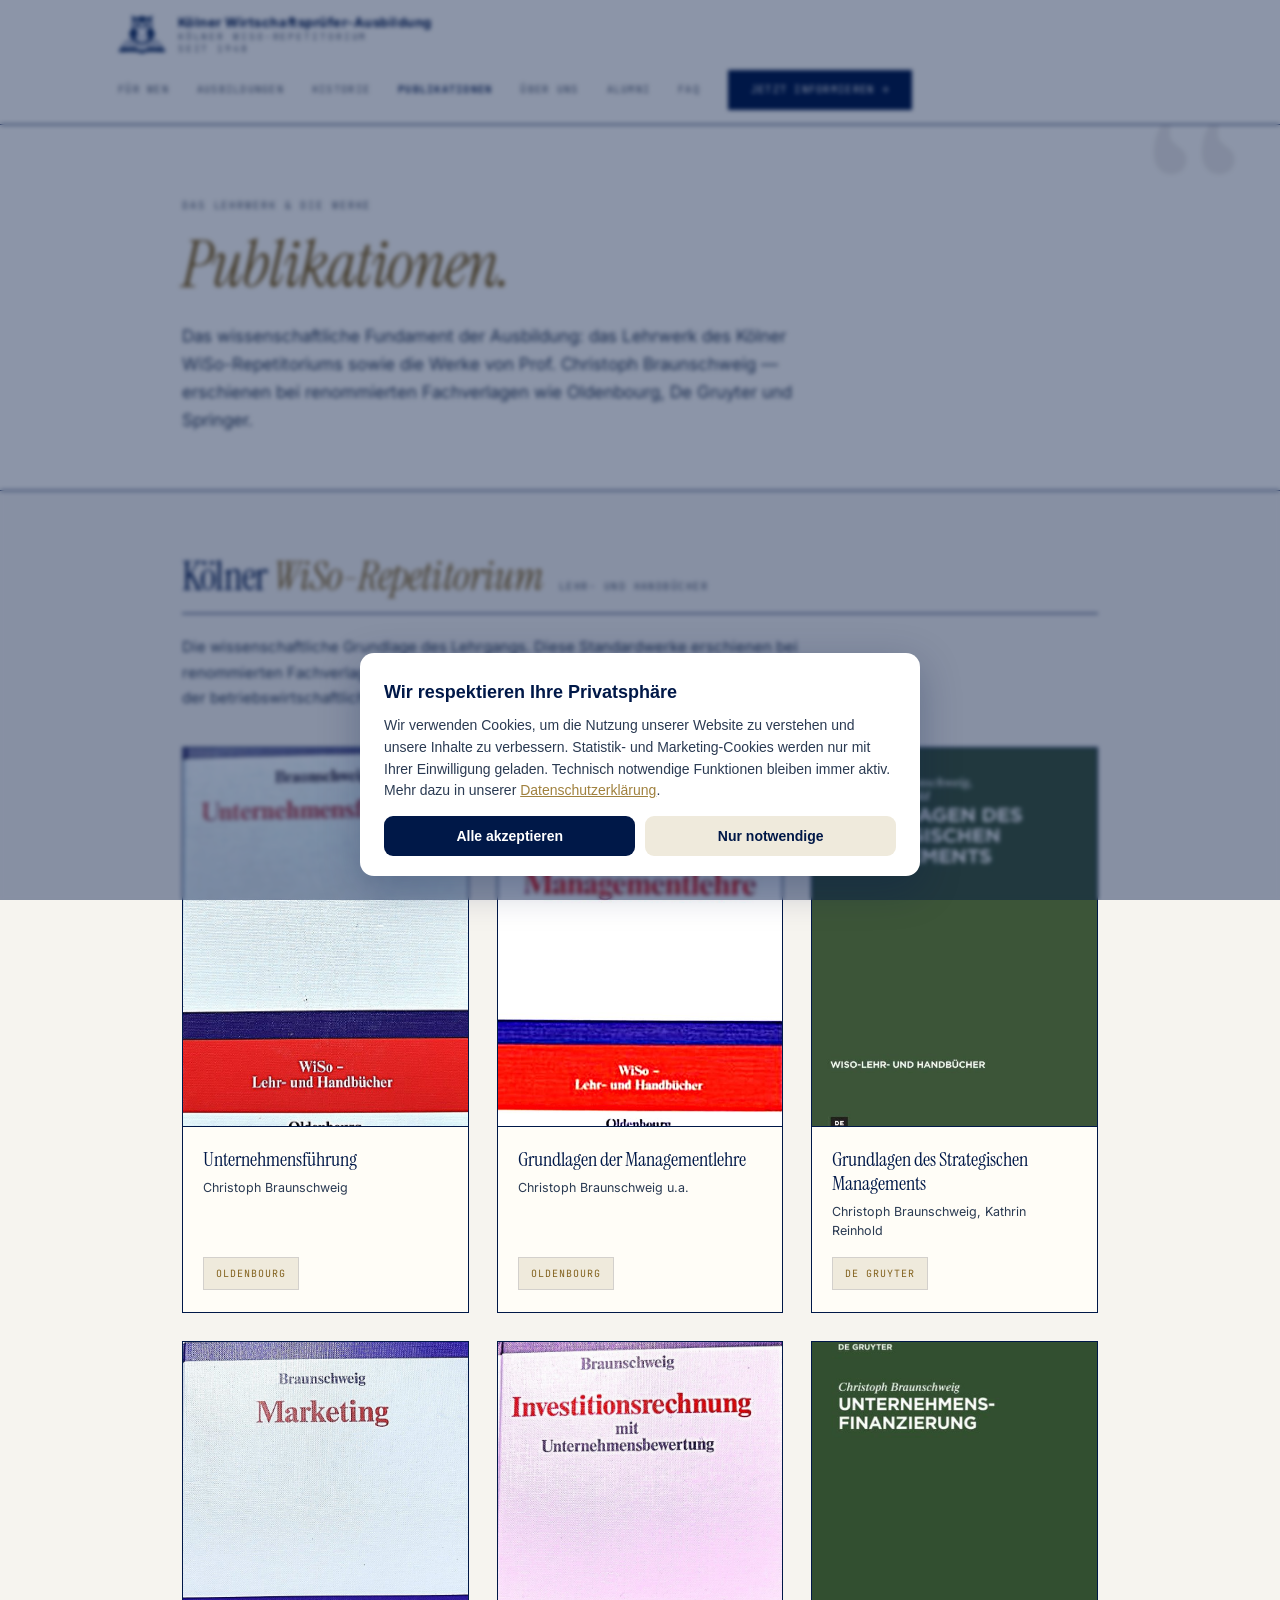
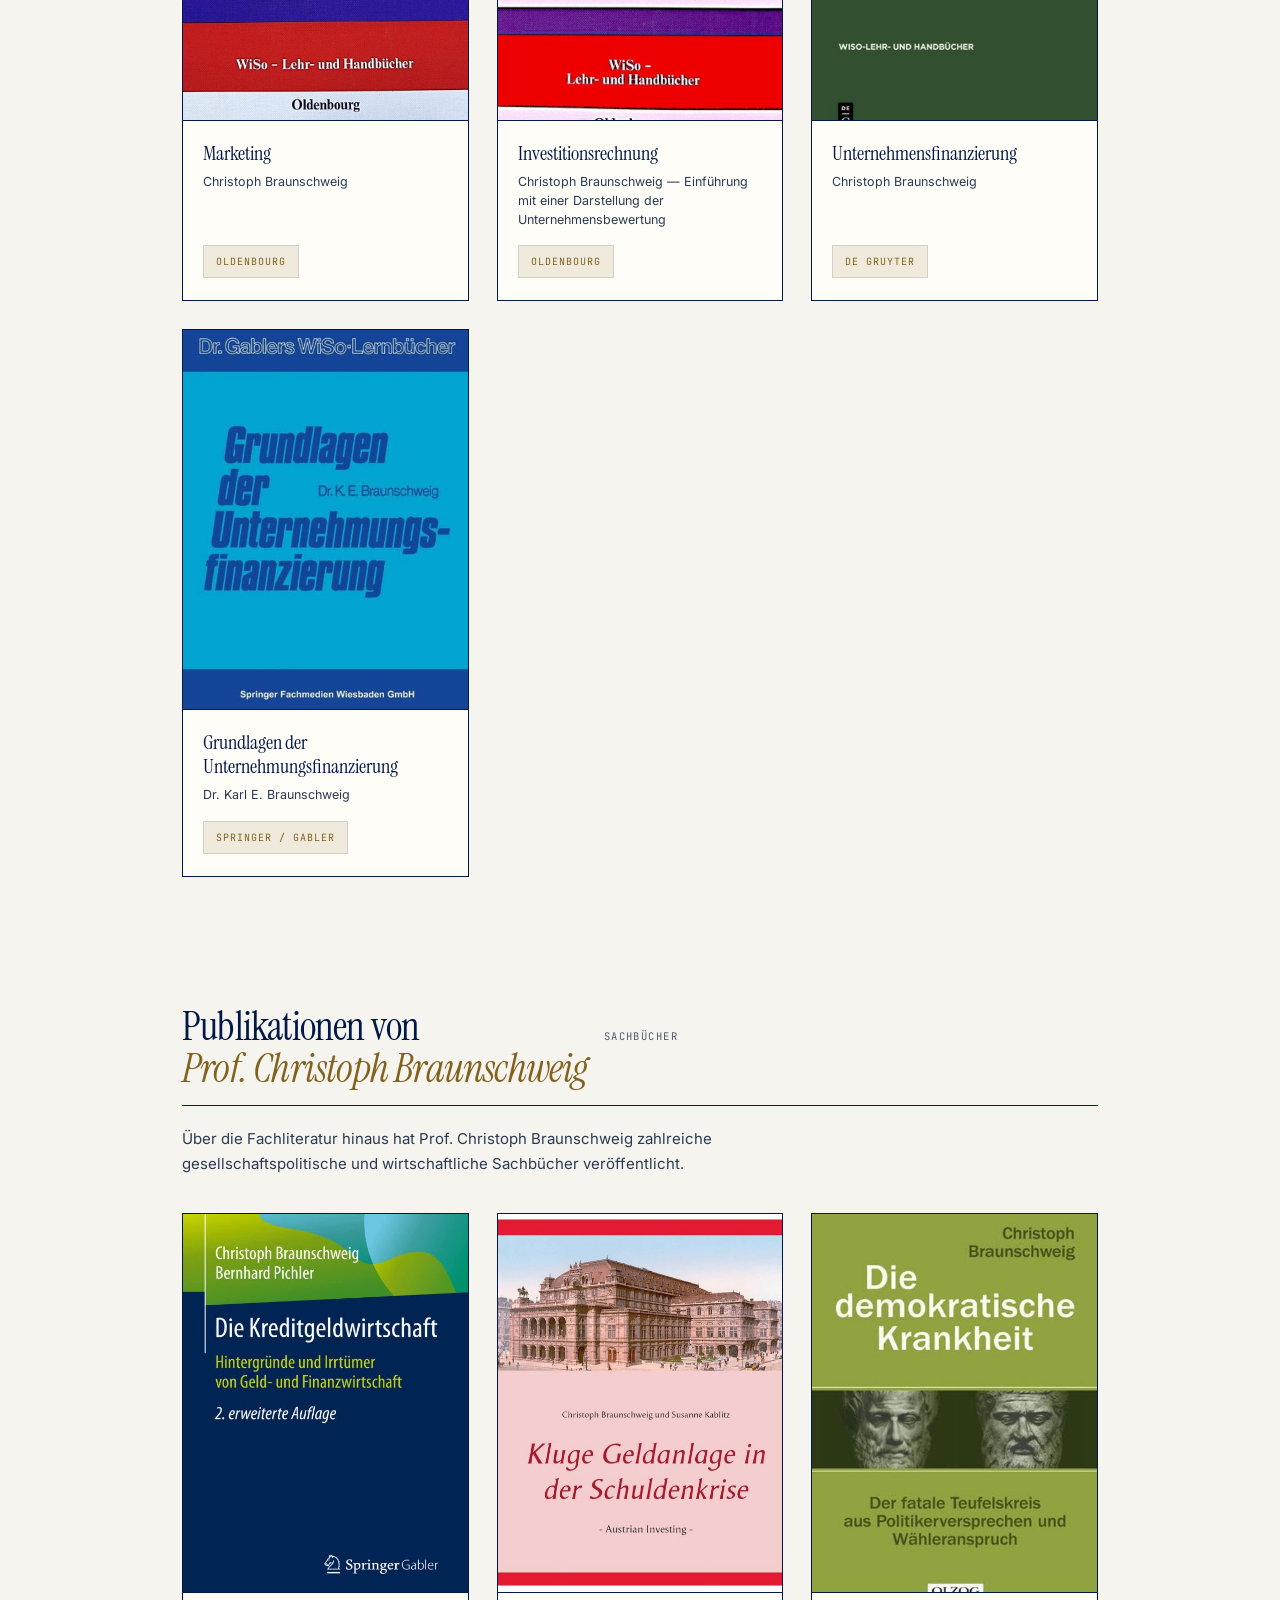
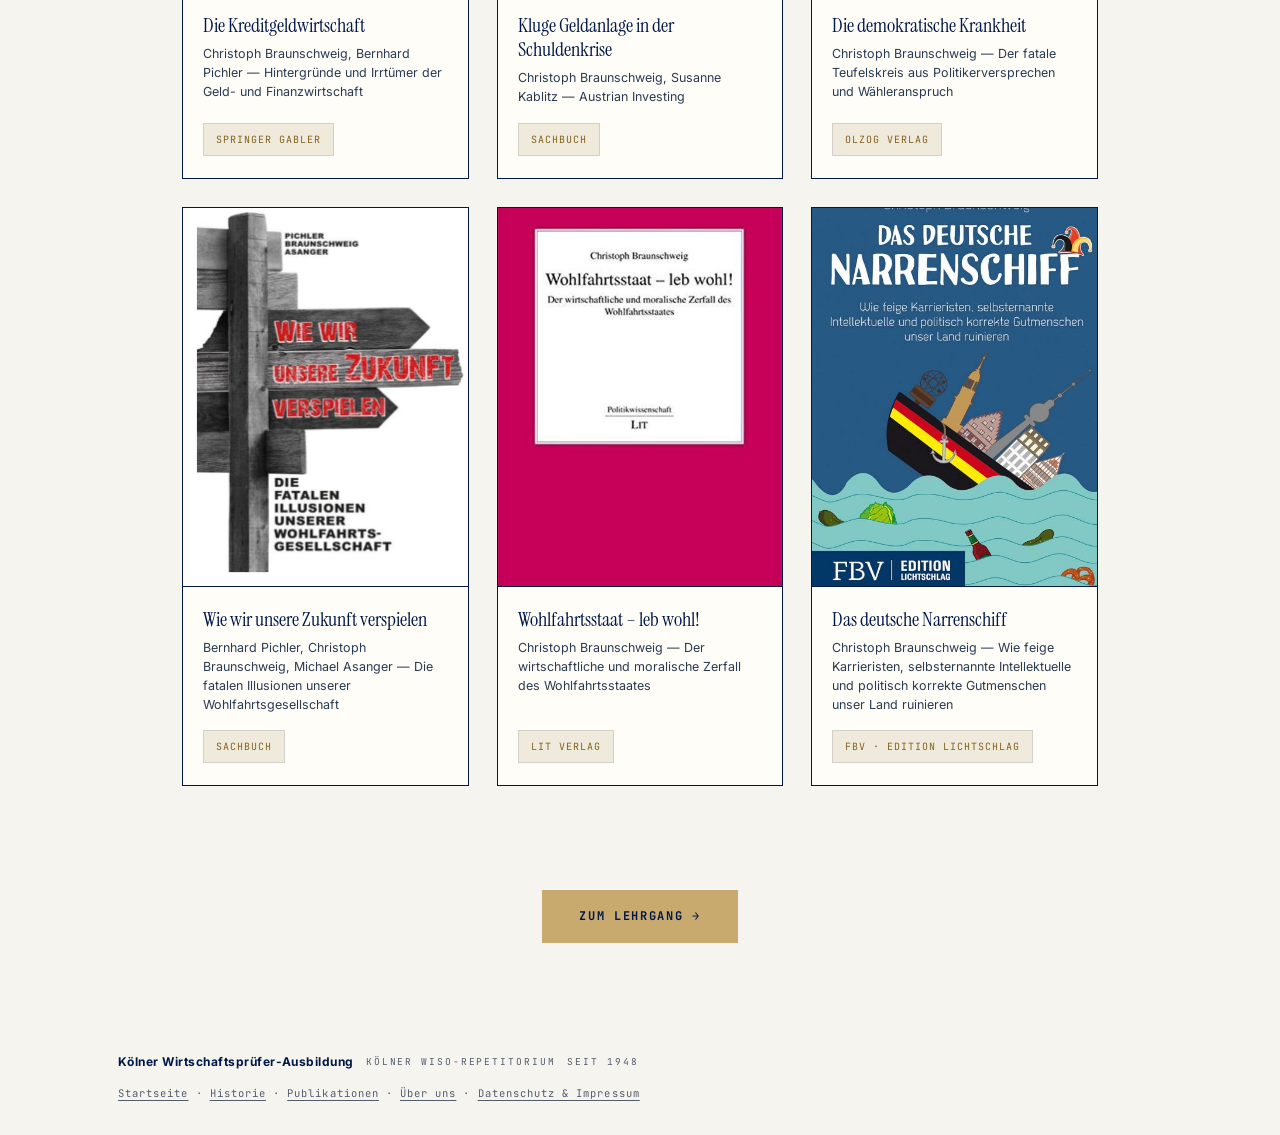
<file: publikationen.html>
<!doctype html>
<html lang="de">
<head>
  <meta charset="UTF-8" />
  <meta name="viewport" content="width=device-width, initial-scale=1.0" />
  <title>Publikationen | Kölner Wirtschaftsprüfer-Ausbildung</title>
  <meta name="description" content="Das Lehrwerk des Kölner WiSo-Repetitoriums und die Werke von Prof. Christoph Braunschweig — erschienen bei Oldenbourg, De Gruyter und Springer." />
  <meta name="robots" content="index, follow, max-image-preview:large, max-snippet:-1" />
  <link rel="canonical" href="https://bwl-kompakt.com/publikationen.html" />
  <meta name="theme-color" content="#001848" />
  <link rel="icon" href="/favicon.ico" sizes="any" />
  <link rel="icon" type="image/png" sizes="32x32" href="/bilder/favicon-32.png" />
  <link rel="icon" type="image/png" sizes="16x16" href="/bilder/favicon-16.png" />
  <link rel="apple-touch-icon" href="/bilder/apple-touch-icon.png" />

  <!-- Open Graph -->
  <meta property="og:type" content="website" />
  <meta property="og:locale" content="de_DE" />
  <meta property="og:site_name" content="Kölner Wirtschaftsprüfer-Ausbildung" />
  <meta property="og:title" content="Publikationen | Kölner Wirtschaftsprüfer-Ausbildung" />
  <meta property="og:description" content="Das Lehrwerk des Kölner WiSo-Repetitoriums und die Werke von Prof. Christoph Braunschweig — erschienen bei renommierten Fachverlagen." />
  <meta property="og:url" content="https://bwl-kompakt.com/publikationen.html" />

  <link rel="preconnect" href="https://fonts.googleapis.com" />
  <link rel="preconnect" href="https://fonts.gstatic.com" crossorigin />
  <link href="https://fonts.googleapis.com/css2?family=Instrument+Serif:ital@0;1&family=Inter:wght@400;500;600;700&family=JetBrains+Mono:wght@400;500&display=swap" rel="stylesheet" />
  <link rel="stylesheet" href="styles.css" />
  <style>
    /* :root, Nav, Hamburger & Mobile-Menü kommen aus styles.css */
    *, *::before, *::after { box-sizing: border-box; margin: 0; padding: 0; }
    html { font-size: 16px; scroll-behavior: smooth; overflow-x: hidden; }
    body { background: var(--bg); color: var(--ink); font-family: 'Inter', sans-serif; line-height: 1.7; overflow-x: hidden; max-width: 100%; }

    /* HERO */
    .page-hero {
      border-bottom: 1.5px solid var(--line);
      padding: 72px 0 56px; position: relative; overflow: hidden; background: var(--card);
    }
    .page-hero::before {
      content: "\201C"; position: absolute; right: 20px; top: -40px;
      font-family: "Instrument Serif", serif; font-size: 320px; line-height: 1;
      color: var(--border); opacity: 0.4; pointer-events: none; user-select: none;
    }
    .hero-wrap { max-width: 980px; margin: 0 auto; padding: 0 32px; position: relative; }
    .page-eyebrow {
      font-family: 'JetBrains Mono', monospace; font-size: 10.5px; letter-spacing: 0.18em;
      text-transform: uppercase; color: var(--muted); margin-bottom: 16px;
    }
    h1 {
      font-family: 'Instrument Serif', serif; font-size: clamp(36px, 6vw, 64px);
      font-weight: 400; line-height: 1.05; letter-spacing: -0.02em;
    }
    h1 em { font-style: italic; color: var(--accent-text); }
    .hero-sub { font-size: 17px; color: var(--ink-2); line-height: 1.65; margin-top: 24px; max-width: 640px; }

    /* SECTION */
    .books-section { padding: 64px 0 40px; }
    .books-wrap { max-width: 980px; margin: 0 auto; padding: 0 32px; }
    .group-head {
      display: flex; align-items: baseline; gap: 16px; margin-bottom: 20px; flex-wrap: wrap;
      padding-bottom: 16px; border-bottom: 1.5px solid var(--line);
    }
    .group-head h2 {
      font-family: 'Instrument Serif', serif; font-weight: 400;
      font-size: clamp(26px, 4vw, 40px); line-height: 1.05; letter-spacing: -0.02em;
    }
    .group-head h2 em { font-style: italic; color: var(--accent-text); }
    .group-head .count {
      font-family: 'JetBrains Mono', monospace; font-size: 10.5px; letter-spacing: 0.14em;
      text-transform: uppercase; color: var(--muted);
    }
    .group-intro { font-size: 15px; color: var(--ink-2); line-height: 1.7; margin-bottom: 36px; max-width: 680px; }

    /* BOOK GRID */
    .book-grid {
      display: grid; grid-template-columns: repeat(3, 1fr); gap: 28px;
      margin-bottom: 64px;
    }
    .book {
      background: var(--card); border: 1.5px solid var(--line);
      display: flex; flex-direction: column;
      transition: transform 0.2s, box-shadow 0.2s;
    }
    .book:hover { transform: translateY(-4px); box-shadow: 6px 6px 0 var(--line); }
    .book-cover {
      width: 100%; aspect-ratio: 3 / 4; overflow: hidden;
      background: var(--chip); border-bottom: 1.5px solid var(--line);
      display: flex; align-items: center; justify-content: center;
    }
    .book-cover img { width: 100%; height: 100%; object-fit: cover; display: block; }
    .book-body { padding: 20px 20px 22px; display: flex; flex-direction: column; flex: 1; }
    .book-title {
      font-family: 'Instrument Serif', serif; font-size: 20px; font-weight: 400;
      color: var(--ink); line-height: 1.2; margin-bottom: 8px;
    }
    .book-authors { font-size: 12.5px; color: var(--ink-2); line-height: 1.5; margin-bottom: 16px; }
    .book-meta { margin-top: auto; }
    .book-publisher {
      display: inline-block;
      font-family: 'JetBrains Mono', monospace; font-size: 10px; letter-spacing: 0.1em;
      text-transform: uppercase; color: var(--accent-text);
      background: var(--chip); border: 1px solid var(--border);
      padding: 7px 12px;
    }

    /* CONTEXT NOTE */
    .context-note {
      max-width: 980px; margin: 0 auto 64px; padding: 0 32px;
    }
    .context-note-inner {
      background: var(--ink); color: var(--card); padding: 32px 36px;
      border-left: 4px solid var(--accent);
    }
    .context-note-inner p { font-size: 14.5px; color: var(--muted-on-ink); line-height: 1.7; }
    .context-note-inner strong { color: var(--card); }

    /* CTA */
    .pub-cta { max-width: 980px; margin: 0 auto; padding: 0 32px 80px; }
    .pub-cta-box { background: var(--card); border: 1.5px solid var(--line); padding: 44px 40px; text-align: center; }
    .pub-cta-box h2 {
      font-family: 'Instrument Serif', serif; font-size: clamp(26px, 4vw, 38px);
      font-weight: 400; line-height: 1.1; margin-bottom: 14px;
    }
    .pub-cta-box h2 em { font-style: italic; color: var(--accent-text); }
    .pub-cta-box p { font-size: 15px; color: var(--ink-2); line-height: 1.6; margin-bottom: 28px; max-width: 520px; margin-left: auto; margin-right: auto; }
    .btn-primary {
      display: inline-block; background: var(--accent); color: var(--ink); font-weight: 700;
      font-family: "JetBrains Mono", monospace; font-size: 12px; letter-spacing: 0.14em;
      text-transform: uppercase; padding: 15px 36px; border: 1.5px solid var(--accent);
      transition: background 0.2s, transform 0.2s; text-decoration: none;
    }
    .btn-primary:hover { background: var(--accent-dark); border-color: var(--accent-dark); transform: translateY(-2px); }

    /* Footer kommt aus styles.css */

    @media (max-width: 860px) {
      .book-grid { grid-template-columns: repeat(2, 1fr); gap: 20px; }
    }
    @media (max-width: 560px) {
      .hero-wrap, .books-wrap, .context-note, .pub-cta { padding-left: 20px; padding-right: 20px; }
      .page-hero::before { font-size: 200px; }
      .book-grid { grid-template-columns: 1fr; gap: 20px; }
      .book-cover { aspect-ratio: auto; max-height: 380px; }
    }
  </style>

  <!-- Strukturierte Daten -->
  <script type="application/ld+json">
  {
    "@context": "https://schema.org",
    "@type": "CollectionPage",
    "name": "Publikationen",
    "url": "https://bwl-kompakt.com/publikationen.html",
    "inLanguage": "de",
    "about": {
      "@type": "EducationalOrganization",
      "name": "Kölner Wirtschaftsprüfer-Ausbildung",
      "alternateName": "Kölner WiSo-Repetitorium",
      "url": "https://bwl-kompakt.com/",
      "areaServed": ["DE", "AT", "CH"],
      "sameAs": ["https://maps.app.goo.gl/hKDNqQPKivCPQAJK9"]
    }
  }
  </script>
</head>
<body>

  <nav>
    <div class="nav-inner">
      <div class="logo-block">
        <img src="bilder/logo.png" class="logo-img" alt="Kölner Wirtschaftsprüfer-Ausbildung Logo" />
        <div class="logo-text">
          <div class="logo-main">Kölner Wirtschaftsprüfer-Ausbildung</div>
          <div class="logo-sub">Kölner WiSo-Repetitorium</div>
          <div class="logo-sub">seit 1948</div>
        </div>
      </div>
      <div class="nav-links">
        <a href="index.html#fuer-wen">Für wen</a>
        <a href="index.html#abschluss">Ausbildungen</a>
        <a href="historie.html">Historie</a>
        <a href="publikationen.html" class="active">Publikationen</a>
        <a href="ueber-uns.html">Über uns</a>
        <a href="index.html#alumni">Alumni</a>
        <a href="index.html#faq">FAQ</a>
        <a href="#" class="nav-cta" onclick="openModal();return false;">Jetzt informieren →</a>
      </div>
      <button class="nav-burger" id="nav-burger" aria-label="Menü öffnen" onclick="toggleMobileMenu()">
        <span></span><span></span><span></span>
      </button>
    </div>
  </nav>

  <!-- MOBILES MENÜ -->
  <div class="mobile-menu" id="mobile-menu">
    <button class="mobile-menu-close" aria-label="Menü schließen" onclick="toggleMobileMenu()">×</button>
    <a href="index.html#fuer-wen" onclick="closeMobileMenu()">Für wen</a>
    <a href="index.html#abschluss" onclick="closeMobileMenu()">Ausbildungen</a>
    <a href="historie.html">Historie</a>
    <a href="publikationen.html" class="active">Publikationen</a>
    <a href="ueber-uns.html">Über uns</a>
    <a href="index.html#alumni" onclick="closeMobileMenu()">Alumni</a>
    <a href="index.html#faq" onclick="closeMobileMenu()">FAQ</a>
    <a href="#" class="mm-cta" onclick="closeMobileMenu();openModal();return false;">Jetzt informieren →</a>
  </div>

  <!-- HERO -->
  <section class="page-hero">
    <div class="hero-wrap">
      <p class="page-eyebrow">Das Lehrwerk &amp; die Werke</p>
      <h1><em>Publikationen.</em></h1>
      <p class="hero-sub">
        Das wissenschaftliche Fundament der Ausbildung: das Lehrwerk des Kölner WiSo-Repetitoriums
        sowie die Werke von Prof. Christoph Braunschweig — erschienen bei renommierten Fachverlagen
        wie Oldenbourg, De Gruyter und Springer.
      </p>
    </div>
  </section>

  <!-- KÖLNER WISO-REPETITORIUM -->
  <section class="books-section">
    <div class="books-wrap">
      <div class="group-head">
        <h2>Kölner <em>WiSo-Repetitorium</em></h2>
        <span class="count">Lehr- und Handbücher</span>
      </div>
      <p class="group-intro">
        Die wissenschaftliche Grundlage des Lehrgangs. Diese Standardwerke erschienen bei renommierten
        Fachverlagen wie Oldenbourg, De Gruyter und Springer und bilden das Rückgrat der
        betriebswirtschaftlichen Ausbildung.
      </p>

      <div class="book-grid">

        <!-- Unternehmensführung -->
        <div class="book">
          <div class="book-cover"><img src="buecher/unternehmensfuehrung.jpg" alt="Cover: Unternehmensführung" loading="lazy" /></div>
          <div class="book-body">
            <div class="book-title">Unternehmensführung</div>
            <div class="book-authors">Christoph Braunschweig</div>
            <div class="book-meta"><span class="book-publisher">Oldenbourg</span></div>
          </div>
        </div>

        <!-- Grundlagen der Managementlehre -->
        <div class="book">
          <div class="book-cover"><img src="buecher/managementlehre.jpg" alt="Cover: Grundlagen der Managementlehre" loading="lazy" /></div>
          <div class="book-body">
            <div class="book-title">Grundlagen der Managementlehre</div>
            <div class="book-authors">Christoph Braunschweig u.a.</div>
            <div class="book-meta"><span class="book-publisher">Oldenbourg</span></div>
          </div>
        </div>

        <!-- Grundlagen des Strategischen Managements -->
        <div class="book">
          <div class="book-cover"><img src="buecher/strategisches-management.jpg" alt="Cover: Grundlagen des Strategischen Managements" loading="lazy" /></div>
          <div class="book-body">
            <div class="book-title">Grundlagen des Strategischen Managements</div>
            <div class="book-authors">Christoph Braunschweig, Kathrin Reinhold</div>
            <div class="book-meta"><span class="book-publisher">De Gruyter</span></div>
          </div>
        </div>

        <!-- Marketing -->
        <div class="book">
          <div class="book-cover"><img src="buecher/marketing.jpg" alt="Cover: Marketing" loading="lazy" /></div>
          <div class="book-body">
            <div class="book-title">Marketing</div>
            <div class="book-authors">Christoph Braunschweig</div>
            <div class="book-meta"><span class="book-publisher">Oldenbourg</span></div>
          </div>
        </div>

        <!-- Investitionsrechnung -->
        <div class="book">
          <div class="book-cover"><img src="buecher/investitionsrechnung.jpg" alt="Cover: Investitionsrechnung mit Unternehmensbewertung" loading="lazy" /></div>
          <div class="book-body">
            <div class="book-title">Investitionsrechnung</div>
            <div class="book-authors">Christoph Braunschweig — Einführung mit einer Darstellung der Unternehmensbewertung</div>
            <div class="book-meta"><span class="book-publisher">Oldenbourg</span></div>
          </div>
        </div>

        <!-- Unternehmensfinanzierung (De Gruyter) -->
        <div class="book">
          <div class="book-cover"><img src="buecher/unternehmensfinanzierung-degruyter.jpg" alt="Cover: Unternehmensfinanzierung" loading="lazy" /></div>
          <div class="book-body">
            <div class="book-title">Unternehmensfinanzierung</div>
            <div class="book-authors">Christoph Braunschweig</div>
            <div class="book-meta"><span class="book-publisher">De Gruyter</span></div>
          </div>
        </div>

        <!-- Grundlagen der Unternehmungsfinanzierung (Springer / K.E. Braunschweig) -->
        <div class="book">
          <div class="book-cover"><img src="buecher/unternehmensfinanzierung-springer.jpg" alt="Cover: Grundlagen der Unternehmungsfinanzierung" loading="lazy" /></div>
          <div class="book-body">
            <div class="book-title">Grundlagen der Unternehmungsfinanzierung</div>
            <div class="book-authors">Dr. Karl E. Braunschweig</div>
            <div class="book-meta"><span class="book-publisher">Springer / Gabler</span></div>
          </div>
        </div>

      </div>
    </div>
  </section>

  <!-- PUBLIKATIONEN PROF. CHRISTOPH BRAUNSCHWEIG -->
  <section class="books-section" style="padding-top:24px;">
    <div class="books-wrap">
      <div class="group-head">
        <h2>Publikationen von<br /><em>Prof. Christoph Braunschweig</em></h2>
        <span class="count">Sachbücher</span>
      </div>
      <p class="group-intro">
        Über die Fachliteratur hinaus hat Prof. Christoph Braunschweig zahlreiche gesellschaftspolitische
        und wirtschaftliche Sachbücher veröffentlicht.
      </p>

      <div class="book-grid">

        <!-- Die Kreditgeldwirtschaft -->
        <div class="book">
          <div class="book-cover"><img src="buecher/kreditgeldwirtschaft.jpg" alt="Cover: Die Kreditgeldwirtschaft" loading="lazy" /></div>
          <div class="book-body">
            <div class="book-title">Die Kreditgeldwirtschaft</div>
            <div class="book-authors">Christoph Braunschweig, Bernhard Pichler — Hintergründe und Irrtümer der Geld- und Finanzwirtschaft</div>
            <div class="book-meta"><span class="book-publisher">Springer Gabler</span></div>
          </div>
        </div>

        <!-- Kluge Geldanlage -->
        <div class="book">
          <div class="book-cover"><img src="buecher/kluge-geldanlage.jpg" alt="Cover: Kluge Geldanlage in der Schuldenkrise" loading="lazy" /></div>
          <div class="book-body">
            <div class="book-title">Kluge Geldanlage in der Schuldenkrise</div>
            <div class="book-authors">Christoph Braunschweig, Susanne Kablitz — Austrian Investing</div>
            <div class="book-meta"><span class="book-publisher">Sachbuch</span></div>
          </div>
        </div>

        <!-- Die demokratische Krankheit -->
        <div class="book">
          <div class="book-cover"><img src="buecher/demokratische-krankheit.jpg" alt="Cover: Die demokratische Krankheit" loading="lazy" /></div>
          <div class="book-body">
            <div class="book-title">Die demokratische Krankheit</div>
            <div class="book-authors">Christoph Braunschweig — Der fatale Teufelskreis aus Politikerversprechen und Wähleranspruch</div>
            <div class="book-meta"><span class="book-publisher">Olzog Verlag</span></div>
          </div>
        </div>

        <!-- Wie wir unsere Zukunft verspielen -->
        <div class="book">
          <div class="book-cover"><img src="buecher/zukunft-verspielen.jpg" alt="Cover: Wie wir unsere Zukunft verspielen" loading="lazy" /></div>
          <div class="book-body">
            <div class="book-title">Wie wir unsere Zukunft verspielen</div>
            <div class="book-authors">Bernhard Pichler, Christoph Braunschweig, Michael Asanger — Die fatalen Illusionen unserer Wohlfahrtsgesellschaft</div>
            <div class="book-meta"><span class="book-publisher">Sachbuch</span></div>
          </div>
        </div>

        <!-- Wohlfahrtsstaat -->
        <div class="book">
          <div class="book-cover"><img src="buecher/wohlfahrtsstaat.jpg" alt="Cover: Wohlfahrtsstaat – leb wohl!" loading="lazy" /></div>
          <div class="book-body">
            <div class="book-title">Wohlfahrtsstaat – leb wohl!</div>
            <div class="book-authors">Christoph Braunschweig — Der wirtschaftliche und moralische Zerfall des Wohlfahrtsstaates</div>
            <div class="book-meta"><span class="book-publisher">LIT Verlag</span></div>
          </div>
        </div>

        <!-- Das deutsche Narrenschiff -->
        <div class="book">
          <div class="book-cover"><img src="buecher/narrenschiff.jpg" alt="Cover: Das deutsche Narrenschiff" loading="lazy" /></div>
          <div class="book-body">
            <div class="book-title">Das deutsche Narrenschiff</div>
            <div class="book-authors">Christoph Braunschweig — Wie feige Karrieristen, selbsternannte Intellektuelle und politisch korrekte Gutmenschen unser Land ruinieren</div>
            <div class="book-meta"><span class="book-publisher">FBV · Edition Lichtschlag</span></div>
          </div>
        </div>

      </div>
    </div>
  </section>

  <!-- CTA -->
  <div class="pub-cta" style="text-align:center;">
    <a href="index.html#fuer-wen" class="btn-primary">Zum Lehrgang →</a>
  </div>

  <footer>
    <div class="logo-block">
      <div class="logo-main" style="font-size:12px;">Kölner Wirtschaftsprüfer-Ausbildung</div>
      <div class="logo-sub">Kölner WiSo-Repetitorium</div>
      <div class="logo-sub">seit 1948</div>
    </div>
    <div class="copy">
      <a href="index.html">Startseite</a> · <a href="historie.html">Historie</a> · <a href="publikationen.html">Publikationen</a> · <a href="ueber-uns.html">Über uns</a> · <a href="datenschutz.html">Datenschutz &amp; Impressum</a>
    </div>
  </footer>

  <!-- Kontaktformular Modal -->
  <div id="kontakt-modal" style="display:none;position:fixed;inset:0;z-index:9999;background:rgba(0,24,72,0.7);backdrop-filter:blur(4px);align-items:center;justify-content:center;padding:20px;">
    <div style="background:var(--card);border:1px solid var(--border);box-shadow:6px 6px 0 var(--line);max-width:520px;width:100%;padding:48px 40px 40px;position:relative;max-height:90vh;overflow-y:auto;">
      <button onclick="closeModal()" style="position:absolute;top:16px;right:20px;background:none;border:none;font-size:22px;cursor:pointer;color:var(--muted);line-height:1;" aria-label="Schließen">×</button>

      <p style="font-family:'JetBrains Mono',monospace;font-size:10px;letter-spacing:0.14em;text-transform:uppercase;color:var(--muted);margin-bottom:12px;">Kostenlose Infos</p>
      <h2 style="font-family:'Instrument Serif',serif;font-size:28px;font-weight:400;line-height:1.2;margin-bottom:8px;">Jetzt unverbindlich<br /><em style="color:var(--accent-text);font-style:italic;">anfragen.</em></h2>
      <p style="font-size:14px;color:var(--ink-2);margin-bottom:32px;line-height:1.6;">Wir melden uns innerhalb von 24 Stunden persönlich bei Ihnen.</p>

      <form id="kontakt-form" onsubmit="sendForm(event)">
        <div style="margin-bottom:20px;">
          <label style="display:block;font-size:12px;font-weight:600;letter-spacing:0.05em;color:var(--ink-2);margin-bottom:6px;">Name *</label>
          <input type="text" id="f-name" required placeholder="Vor- und Nachname"
            style="width:100%;padding:12px 14px;border:1px solid var(--border);background:var(--bg);font-family:'Inter',sans-serif;font-size:14px;color:var(--ink);outline:none;box-sizing:border-box;"
            onfocus="this.style.borderColor='var(--accent)'" onblur="this.style.borderColor='var(--border)'" />
        </div>
        <div style="margin-bottom:20px;">
          <label style="display:block;font-size:12px;font-weight:600;letter-spacing:0.05em;color:var(--ink-2);margin-bottom:6px;">E-Mail *</label>
          <input type="email" id="f-email" required placeholder="ihre@email.de"
            style="width:100%;padding:12px 14px;border:1px solid var(--border);background:var(--bg);font-family:'Inter',sans-serif;font-size:14px;color:var(--ink);outline:none;box-sizing:border-box;"
            onfocus="this.style.borderColor='var(--accent)'" onblur="this.style.borderColor='var(--border)'" />
        </div>
        <div style="margin-bottom:20px;">
          <label style="display:block;font-size:12px;font-weight:600;letter-spacing:0.05em;color:var(--ink-2);margin-bottom:6px;">Telefon <span style="font-weight:400;color:var(--muted)">(optional)</span></label>
          <input type="tel" id="f-tel" placeholder="+43 / +49 ..."
            style="width:100%;padding:12px 14px;border:1px solid var(--border);background:var(--bg);font-family:'Inter',sans-serif;font-size:14px;color:var(--ink);outline:none;box-sizing:border-box;"
            onfocus="this.style.borderColor='var(--accent)'" onblur="this.style.borderColor='var(--border)'" />
        </div>
        <div style="margin-bottom:28px;">
          <label style="display:block;font-size:12px;font-weight:600;letter-spacing:0.05em;color:var(--ink-2);margin-bottom:6px;">Nachricht <span style="font-weight:400;color:var(--muted)">(optional)</span></label>
          <textarea id="f-msg" rows="3" placeholder="Ihre Fragen oder Anmerkungen …"
            style="width:100%;padding:12px 14px;border:1px solid var(--border);background:var(--bg);font-family:'Inter',sans-serif;font-size:14px;color:var(--ink);outline:none;resize:vertical;box-sizing:border-box;"
            onfocus="this.style.borderColor='var(--accent)'" onblur="this.style.borderColor='var(--border)'"></textarea>
        </div>
        <button type="submit" id="submit-btn"
          style="width:100%;padding:16px;background:var(--accent);color:var(--ink);border:2px solid var(--accent);font-family:'Inter',sans-serif;font-size:14px;font-weight:700;letter-spacing:0.04em;cursor:pointer;transition:background 0.2s;">
          Anfrage senden →
        </button>
        <div id="form-success" style="display:none;margin-top:20px;padding:16px;background:var(--success-bg);border:1px solid #2f7d3e;color:#2f7d3e;font-size:14px;text-align:center;">
          ✓ Vielen Dank! Wir melden uns bald bei Ihnen.
        </div>
      </form>
    </div>
  </div>

  <script>
    function openModal() {
      const m = document.getElementById('kontakt-modal');
      m.style.display = 'flex';
      document.body.style.overflow = 'hidden';
    }
    function closeModal() {
      const m = document.getElementById('kontakt-modal');
      m.style.display = 'none';
      document.body.style.overflow = '';
    }
    function toggleMobileMenu() {
      const menu = document.getElementById('mobile-menu');
      const burger = document.getElementById('nav-burger');
      const isOpen = menu.classList.toggle('open');
      burger.classList.toggle('open', isOpen);
      document.body.style.overflow = isOpen ? 'hidden' : '';
    }
    function closeMobileMenu() {
      const menu = document.getElementById('mobile-menu');
      const burger = document.getElementById('nav-burger');
      menu.classList.remove('open');
      burger.classList.remove('open');
      document.body.style.overflow = '';
    }
    document.getElementById('kontakt-modal').addEventListener('click', function(e) {
      if (e.target === this) closeModal();
    });
    document.addEventListener('keydown', function(e) {
      if (e.key === 'Escape') { closeModal(); closeMobileMenu(); }
    });
    async function sendForm(e) {
      e.preventDefault();
      const btn = document.getElementById('submit-btn');
      btn.disabled = true;
      btn.textContent = 'Wird gesendet …';

      const data = {
        access_key: '301c5c18-a5fb-465d-ad2b-f996eb5b132a',
        name:     document.getElementById('f-name').value,
        email:    document.getElementById('f-email').value,
        telefon:  document.getElementById('f-tel').value,
        message: document.getElementById('f-msg').value,
        subject: 'Neue Kursanfrage – Kölner Wirtschaftsprüfer-Ausbildung',
        from_name: 'KO·WI·BI Kontaktformular',
        replyto: document.getElementById('f-email').value,
        botcheck: '',
        autoresponse_message: `Sehr geehrte Damen und Herren,

vielen Dank für Ihre Anfrage bei der Kölner Wirtschaftsprüfer-Ausbildung (KO·WI·BI).

Wir haben Ihre Nachricht erhalten und werden uns innerhalb von 24 Stunden persönlich bei Ihnen melden.

Falls Sie in der Zwischenzeit Fragen haben, können Sie uns jederzeit unter info@campushumanitas.com erreichen.

Mit freundlichen Grüßen
Ihr Team der Kölner Wirtschaftsprüfer-Ausbildung

---
Kölner WiSo-Repetitorium · seit 1948
Wirtschaftsprüfer-Ausbildung · seit 1971
ko-wi-bi.de`
      };

      try {
        const res = await fetch('https://api.web3forms.com/submit', {
          method: 'POST',
          headers: { 'Accept': 'application/json', 'Content-Type': 'application/json' },
          body: JSON.stringify(data)
        });
        if (res.ok) {
          document.getElementById('form-success').style.display = 'block';
          document.getElementById('kontakt-form').reset();
        } else {
          btn.disabled = false;
          btn.textContent = 'Anfrage senden →';
          alert('Es gab einen Fehler. Bitte versuchen Sie es erneut.');
        }
      } catch(err) {
        btn.disabled = false;
        btn.textContent = 'Anfrage senden →';
        alert('Verbindungsfehler. Bitte versuchen Sie es erneut.');
      }
    }
  </script>

  <!-- Cookie-Einwilligung (lädt Analytics/Ads erst nach Zustimmung) -->
  <script src="cookie-consent.js" defer></script>

</body>
</html>
</file>
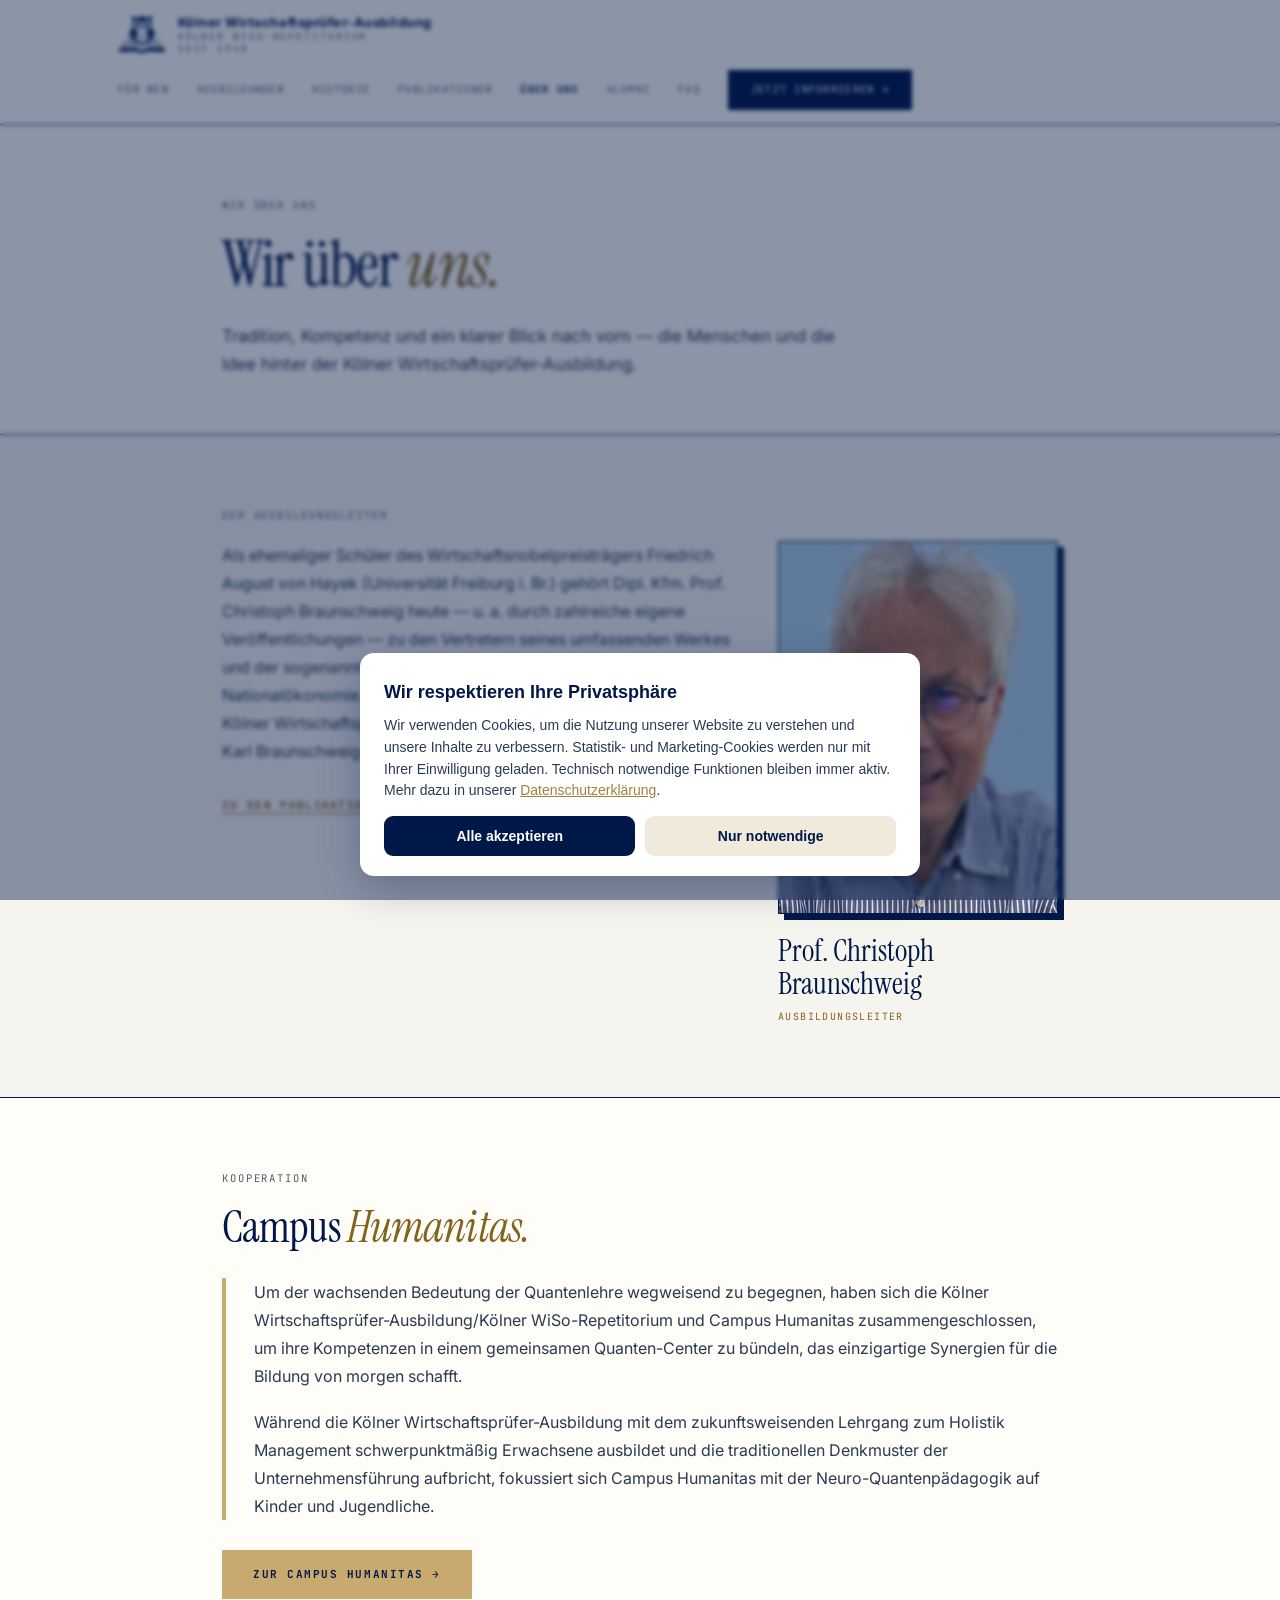
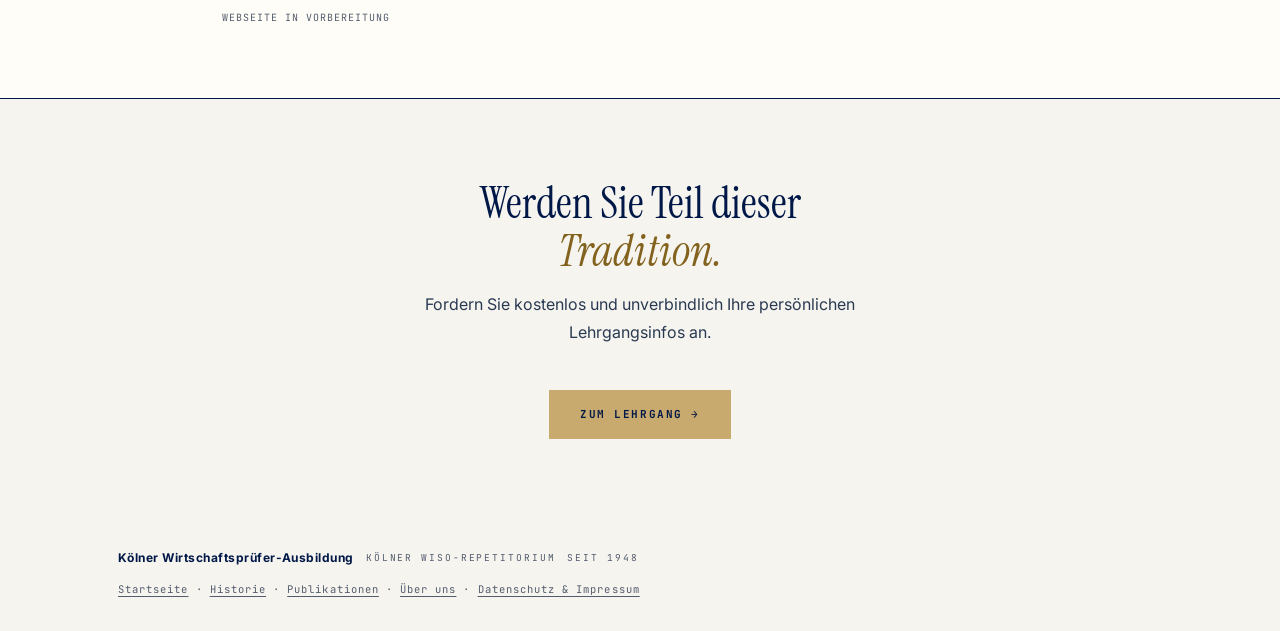
<file: ueber-uns.html>
<!doctype html>
<html lang="de">
<head>
  <meta charset="UTF-8" />
  <meta name="viewport" content="width=device-width, initial-scale=1.0" />
  <title>Über uns | Kölner Wirtschaftsprüfer-Ausbildung</title>
  <meta name="description" content="Über die Kölner Wirtschaftsprüfer-Ausbildung: Ausbildungsleiter Prof. Christoph Braunschweig, Hayek-Schüler, und die Kooperation mit Campus Humanitas." />
  <meta name="robots" content="index, follow, max-image-preview:large, max-snippet:-1" />
  <link rel="canonical" href="https://bwl-kompakt.com/ueber-uns.html" />
  <meta name="theme-color" content="#001848" />
  <link rel="icon" href="/favicon.ico" sizes="any" />
  <link rel="icon" type="image/png" sizes="32x32" href="/bilder/favicon-32.png" />
  <link rel="icon" type="image/png" sizes="16x16" href="/bilder/favicon-16.png" />
  <link rel="apple-touch-icon" href="/bilder/apple-touch-icon.png" />

  <!-- Open Graph -->
  <meta property="og:type" content="website" />
  <meta property="og:locale" content="de_DE" />
  <meta property="og:site_name" content="Kölner Wirtschaftsprüfer-Ausbildung" />
  <meta property="og:title" content="Über uns | Kölner Wirtschaftsprüfer-Ausbildung" />
  <meta property="og:description" content="Ausbildungsleiter Prof. Christoph Braunschweig und die Kooperation mit Campus Humanitas." />
  <meta property="og:url" content="https://bwl-kompakt.com/ueber-uns.html" />
  <meta property="og:image" content="https://bwl-kompakt.com/bilder/og-ueberuns.png" />
  <meta property="og:image:width" content="1200" />
  <meta property="og:image:height" content="630" />
  <meta property="og:image:alt" content="Prof. Christoph Braunschweig, Ausbildungsleiter der Kölner Wirtschaftsprüfer-Ausbildung" />

  <!-- Twitter/X Card -->
  <meta name="twitter:card" content="summary_large_image" />
  <meta name="twitter:title" content="Über uns | Kölner Wirtschaftsprüfer-Ausbildung" />
  <meta name="twitter:description" content="Ausbildungsleiter Prof. Christoph Braunschweig und die Kooperation mit Campus Humanitas." />
  <meta name="twitter:image" content="https://bwl-kompakt.com/bilder/og-ueberuns.png" />

  <link rel="preconnect" href="https://fonts.googleapis.com" />
  <link rel="preconnect" href="https://fonts.gstatic.com" crossorigin />
  <link href="https://fonts.googleapis.com/css2?family=Instrument+Serif:ital@0;1&family=Inter:wght@400;500;600;700&family=JetBrains+Mono:wght@400;500&display=swap" rel="stylesheet" />
  <link rel="stylesheet" href="styles.css" />
  <style>
    /* :root, Nav, Hamburger & Mobile-Menü kommen aus styles.css */
    *, *::before, *::after { box-sizing: border-box; margin: 0; padding: 0; }
    html { font-size: 16px; scroll-behavior: smooth; overflow-x: hidden; }
    body { background: var(--bg); color: var(--ink); font-family: 'Inter', sans-serif; line-height: 1.7; overflow-x: hidden; max-width: 100%; }

    /* HERO */
    .page-hero {
      border-bottom: 1.5px solid var(--line);
      padding: 72px 0 56px; position: relative; overflow: hidden; background: var(--card);
    }
    .hero-wrap { max-width: 900px; margin: 0 auto; padding: 0 32px; position: relative; }
    .page-eyebrow {
      font-family: 'JetBrains Mono', monospace; font-size: 10.5px; letter-spacing: 0.18em;
      text-transform: uppercase; color: var(--muted); margin-bottom: 16px;
    }
    h1 {
      font-family: 'Instrument Serif', serif; font-size: clamp(36px, 6vw, 64px);
      font-weight: 400; line-height: 1.05; letter-spacing: -0.02em;
    }
    h1 em { font-style: italic; color: var(--accent-text); }
    .hero-sub { font-size: 17px; color: var(--ink-2); line-height: 1.65; margin-top: 24px; max-width: 640px; }

    /* SECTIONS */
    .section { padding: 72px 0; border-bottom: 1.5px solid var(--line); }
    .wrap { max-width: 900px; margin: 0 auto; padding: 0 32px; }
    .section .tag {
      font-family: 'JetBrains Mono', monospace; font-size: 10.5px; letter-spacing: 0.18em;
      text-transform: uppercase; color: var(--muted); display: block; margin-bottom: 16px;
    }
    .section h2 {
      font-family: 'Instrument Serif', serif; font-weight: 400;
      font-size: clamp(28px, 4.5vw, 44px); line-height: 1.05; letter-spacing: -0.02em; margin-bottom: 28px;
    }
    .section h2 em { font-style: italic; color: var(--accent-text); }
    .section p { font-size: 16px; color: var(--ink-2); line-height: 1.75; margin-bottom: 18px; }
    .section p strong { color: var(--ink); }

    /* LEITER (Foto + Text) */
    .leiter-grid {
      display: grid; grid-template-columns: 1fr 280px; gap: 48px; align-items: start;
    }
    .leiter-photo {
      width: 100%; overflow: hidden;
      border: 1.5px solid var(--line); background: var(--chip);
      box-shadow: 6px 6px 0 var(--line);
    }
    .leiter-photo img { width: 100%; height: auto; display: block; }
    .leiter-name {
      font-family: 'Instrument Serif', serif; font-weight: 400; font-size: 30px;
      line-height: 1.1; color: var(--ink); margin-top: 20px;
    }
    .leiter-role {
      font-family: 'JetBrains Mono', monospace; font-size: 10px; letter-spacing: 0.14em;
      text-transform: uppercase; color: var(--accent-text); margin-top: 8px;
    }

    /* KOOPERATION */
    .koop { background: var(--card); }
    .koop-box {
      border-left: 4px solid var(--accent); padding-left: 28px;
    }
    .btn-primary {
      display: inline-block; background: var(--accent); color: var(--ink); font-weight: 700;
      font-family: "JetBrains Mono", monospace; font-size: 11px; letter-spacing: 0.14em;
      text-transform: uppercase; padding: 14px 30px; border: 1.5px solid var(--accent);
      transition: background 0.2s, transform 0.2s; text-decoration: none; margin-top: 12px;
    }
    .btn-primary:hover { background: var(--accent-dark); border-color: var(--accent-dark); transform: translateY(-2px); }
    .btn-note {
      font-family: 'JetBrains Mono', monospace; font-size: 10px; letter-spacing: 0.1em;
      text-transform: uppercase; color: var(--muted); margin-top: 10px;
    }

    /* CTA */
    .final-cta { padding: 80px 0; text-align: center; }
    .final-cta h2 {
      font-family: 'Instrument Serif', serif; font-weight: 400;
      font-size: clamp(28px, 4.5vw, 44px); line-height: 1.1; margin-bottom: 16px;
    }
    .final-cta h2 em { font-style: italic; color: var(--accent-text); }
    .final-cta p { font-size: 16px; color: var(--ink-2); max-width: 480px; margin: 0 auto 32px; }

    /* Footer kommt aus styles.css */

    @media (max-width: 760px) {
      .leiter-grid { grid-template-columns: 1fr; gap: 28px; }
      .leiter-grid > div:last-child { order: -1; }
      .leiter-photo { max-width: 280px; }
    }
    @media (max-width: 560px) {
      .hero-wrap, .wrap { padding-left: 20px; padding-right: 20px; }
    }
  </style>

  <!-- Strukturierte Daten -->
  <script type="application/ld+json">
  {
    "@context": "https://schema.org",
    "@type": "AboutPage",
    "name": "Über uns — Kölner Wirtschaftsprüfer-Ausbildung",
    "url": "https://bwl-kompakt.com/ueber-uns.html",
    "inLanguage": "de",
    "about": {
      "@type": "EducationalOrganization",
      "name": "Kölner Wirtschaftsprüfer-Ausbildung",
      "alternateName": "Kölner WiSo-Repetitorium",
      "url": "https://bwl-kompakt.com/",
      "areaServed": ["DE", "AT", "CH"],
      "sameAs": ["https://maps.app.goo.gl/hKDNqQPKivCPQAJK9"],
      "employee": {
        "@type": "Person",
        "name": "Prof. Christoph Braunschweig",
        "jobTitle": "Ausbildungsleiter"
      }
    }
  }
  </script>
</head>
<body>

  <nav>
    <div class="nav-inner">
      <div class="logo-block">
        <img src="bilder/logo.png" class="logo-img" alt="Kölner Wirtschaftsprüfer-Ausbildung Logo" />
        <div class="logo-text">
          <div class="logo-main">Kölner Wirtschaftsprüfer-Ausbildung</div>
          <div class="logo-sub">Kölner WiSo-Repetitorium</div>
          <div class="logo-sub">seit 1948</div>
        </div>
      </div>
      <div class="nav-links">
        <a href="index.html#fuer-wen">Für wen</a>
        <a href="index.html#abschluss">Ausbildungen</a>
        <a href="historie.html">Historie</a>
        <a href="publikationen.html">Publikationen</a>
        <a href="ueber-uns.html" class="active">Über uns</a>
        <a href="index.html#alumni">Alumni</a>
        <a href="index.html#faq">FAQ</a>
        <a href="#" class="nav-cta" onclick="openModal();return false;">Jetzt informieren →</a>
      </div>
      <button class="nav-burger" id="nav-burger" aria-label="Menü öffnen" onclick="toggleMobileMenu()">
        <span></span><span></span><span></span>
      </button>
    </div>
  </nav>

  <!-- MOBILES MENÜ -->
  <div class="mobile-menu" id="mobile-menu">
    <button class="mobile-menu-close" aria-label="Menü schließen" onclick="toggleMobileMenu()">×</button>
    <a href="index.html#fuer-wen" onclick="closeMobileMenu()">Für wen</a>
    <a href="index.html#abschluss" onclick="closeMobileMenu()">Ausbildungen</a>
    <a href="historie.html">Historie</a>
    <a href="publikationen.html">Publikationen</a>
    <a href="ueber-uns.html" class="active">Über uns</a>
    <a href="index.html#alumni" onclick="closeMobileMenu()">Alumni</a>
    <a href="index.html#faq" onclick="closeMobileMenu()">FAQ</a>
    <a href="#" class="mm-cta" onclick="closeMobileMenu();openModal();return false;">Jetzt informieren →</a>
  </div>

  <!-- HERO -->
  <section class="page-hero">
    <div class="hero-wrap">
      <p class="page-eyebrow">Wir über uns</p>
      <h1>Wir über <em>uns.</em></h1>
      <p class="hero-sub">
        Tradition, Kompetenz und ein klarer Blick nach vorn — die Menschen und die Idee
        hinter der Kölner Wirtschaftsprüfer-Ausbildung.
      </p>
    </div>
  </section>

  <!-- AUSBILDUNGSLEITER -->
  <section class="section">
    <div class="wrap">
      <span class="tag">Der Ausbildungsleiter</span>
      <div class="leiter-grid">
        <div>
          <p>
            Als ehemaliger Schüler des Wirtschaftsnobelpreisträgers Friedrich August von Hayek
            (Universität Freiburg i.&nbsp;Br.) gehört Dipl.&nbsp;Kfm. Prof. Christoph Braunschweig heute
            — u.&nbsp;a. durch zahlreiche eigene Veröffentlichungen — zu den Vertretern seines
            umfassenden Werkes und der sogenannten Österreichischen Schule der Nationalökonomie.
            Seit Mitte der 90er Jahre führt er das Institut der Kölner Wirtschaftsprüfer-Ausbildung
            in Nachfolge seines Vaters Dr. Karl Braunschweig.
          </p>
          <p style="margin-top:24px;">
            <a href="publikationen.html" style="font-family:'JetBrains Mono',monospace;font-size:11px;letter-spacing:0.12em;text-transform:uppercase;color:var(--accent-text);font-weight:700;text-decoration:underline;text-underline-offset:4px;">Zu den Publikationen →</a>
          </p>
        </div>
        <div>
          <div class="leiter-photo">
            <img src="bilder/christoph-braunschweig.jpg" alt="Prof. Christoph Braunschweig, Ausbildungsleiter der Kölner Wirtschaftsprüfer-Ausbildung" loading="lazy" />
          </div>
          <div class="leiter-name">Prof. Christoph Braunschweig</div>
          <div class="leiter-role">Ausbildungsleiter</div>
        </div>
      </div>
    </div>
  </section>

  <!-- KOOPERATION CAMPUS HUMANITAS -->
  <section class="section koop">
    <div class="wrap">
      <span class="tag">Kooperation</span>
      <h2>Campus <em>Humanitas.</em></h2>
      <div class="koop-box">
        <p>
          Um der wachsenden Bedeutung der Quantenlehre wegweisend zu begegnen, haben sich die
          Kölner Wirtschaftsprüfer-Ausbildung/Kölner WiSo-Repetitorium und Campus Humanitas
          zusammengeschlossen, um ihre Kompetenzen in einem gemeinsamen Quanten-Center zu bündeln,
          das einzigartige Synergien für die Bildung von morgen schafft.
        </p>
        <p>
          Während die Kölner Wirtschaftsprüfer-Ausbildung mit dem zukunftsweisenden Lehrgang zum
          Holistik Management schwerpunktmäßig Erwachsene ausbildet und die traditionellen
          Denkmuster der Unternehmensführung aufbricht, fokussiert sich Campus Humanitas mit der
          Neuro-Quantenpädagogik auf Kinder und Jugendliche.
        </p>
      </div>
      <div style="margin-top:8px;">
        <a href="#" class="btn-primary" onclick="return false;">Zur Campus Humanitas →</a>
        <div class="btn-note">Webseite in Vorbereitung</div>
      </div>
    </div>
  </section>

  <!-- CTA -->
  <section class="final-cta">
    <div class="wrap">
      <h2>Werden Sie Teil dieser<br /><em>Tradition.</em></h2>
      <p>Fordern Sie kostenlos und unverbindlich Ihre persönlichen Lehrgangsinfos an.</p>
      <a href="index.html#abschluss" class="btn-primary">Zum Lehrgang →</a>
    </div>
  </section>

  <footer>
    <div class="logo-block">
      <div class="logo-main" style="font-size:12px;">Kölner Wirtschaftsprüfer-Ausbildung</div>
      <div class="logo-sub">Kölner WiSo-Repetitorium</div>
      <div class="logo-sub">seit 1948</div>
    </div>
    <div class="copy">
      <a href="index.html">Startseite</a> · <a href="historie.html">Historie</a> · <a href="publikationen.html">Publikationen</a> · <a href="ueber-uns.html">Über uns</a> · <a href="datenschutz.html">Datenschutz &amp; Impressum</a>
    </div>
  </footer>

  <!-- Kontaktformular Modal -->
  <div id="kontakt-modal" style="display:none;position:fixed;inset:0;z-index:9999;background:rgba(0,24,72,0.7);backdrop-filter:blur(4px);align-items:center;justify-content:center;padding:20px;">
    <div style="background:var(--card);border:1px solid var(--border);box-shadow:6px 6px 0 var(--line);max-width:520px;width:100%;padding:48px 40px 40px;position:relative;max-height:90vh;overflow-y:auto;">
      <button onclick="closeModal()" style="position:absolute;top:16px;right:20px;background:none;border:none;font-size:22px;cursor:pointer;color:var(--muted);line-height:1;" aria-label="Schließen">×</button>

      <p style="font-family:'JetBrains Mono',monospace;font-size:10px;letter-spacing:0.14em;text-transform:uppercase;color:var(--muted);margin-bottom:12px;">Kostenlose Infos</p>
      <h2 style="font-family:'Instrument Serif',serif;font-size:28px;font-weight:400;line-height:1.2;margin-bottom:8px;">Jetzt unverbindlich<br /><em style="color:var(--accent-text);font-style:italic;">anfragen.</em></h2>
      <p style="font-size:14px;color:var(--ink-2);margin-bottom:32px;line-height:1.6;">Wir melden uns innerhalb von 24 Stunden persönlich bei Ihnen.</p>

      <form id="kontakt-form" onsubmit="sendForm(event)">
        <div style="margin-bottom:20px;">
          <label style="display:block;font-size:12px;font-weight:600;letter-spacing:0.05em;color:var(--ink-2);margin-bottom:6px;">Name *</label>
          <input type="text" id="f-name" required placeholder="Vor- und Nachname"
            style="width:100%;padding:12px 14px;border:1px solid var(--border);background:var(--bg);font-family:'Inter',sans-serif;font-size:14px;color:var(--ink);outline:none;box-sizing:border-box;"
            onfocus="this.style.borderColor='var(--accent)'" onblur="this.style.borderColor='var(--border)'" />
        </div>
        <div style="margin-bottom:20px;">
          <label style="display:block;font-size:12px;font-weight:600;letter-spacing:0.05em;color:var(--ink-2);margin-bottom:6px;">E-Mail *</label>
          <input type="email" id="f-email" required placeholder="ihre@email.de"
            style="width:100%;padding:12px 14px;border:1px solid var(--border);background:var(--bg);font-family:'Inter',sans-serif;font-size:14px;color:var(--ink);outline:none;box-sizing:border-box;"
            onfocus="this.style.borderColor='var(--accent)'" onblur="this.style.borderColor='var(--border)'" />
        </div>
        <div style="margin-bottom:20px;">
          <label style="display:block;font-size:12px;font-weight:600;letter-spacing:0.05em;color:var(--ink-2);margin-bottom:6px;">Telefon <span style="font-weight:400;color:var(--muted)">(optional)</span></label>
          <input type="tel" id="f-tel" placeholder="+43 / +49 ..."
            style="width:100%;padding:12px 14px;border:1px solid var(--border);background:var(--bg);font-family:'Inter',sans-serif;font-size:14px;color:var(--ink);outline:none;box-sizing:border-box;"
            onfocus="this.style.borderColor='var(--accent)'" onblur="this.style.borderColor='var(--border)'" />
        </div>
        <div style="margin-bottom:28px;">
          <label style="display:block;font-size:12px;font-weight:600;letter-spacing:0.05em;color:var(--ink-2);margin-bottom:6px;">Nachricht <span style="font-weight:400;color:var(--muted)">(optional)</span></label>
          <textarea id="f-msg" rows="3" placeholder="Ihre Fragen oder Anmerkungen …"
            style="width:100%;padding:12px 14px;border:1px solid var(--border);background:var(--bg);font-family:'Inter',sans-serif;font-size:14px;color:var(--ink);outline:none;resize:vertical;box-sizing:border-box;"
            onfocus="this.style.borderColor='var(--accent)'" onblur="this.style.borderColor='var(--border)'"></textarea>
        </div>
        <button type="submit" id="submit-btn"
          style="width:100%;padding:16px;background:var(--accent);color:var(--ink);border:2px solid var(--accent);font-family:'Inter',sans-serif;font-size:14px;font-weight:700;letter-spacing:0.04em;cursor:pointer;transition:background 0.2s;">
          Anfrage senden →
        </button>
        <div id="form-success" style="display:none;margin-top:20px;padding:16px;background:var(--success-bg);border:1px solid #2f7d3e;color:#2f7d3e;font-size:14px;text-align:center;">
          ✓ Vielen Dank! Wir melden uns bald bei Ihnen.
        </div>
      </form>
    </div>
  </div>

  <script>
    function openModal() {
      const m = document.getElementById('kontakt-modal');
      m.style.display = 'flex';
      document.body.style.overflow = 'hidden';
    }
    function closeModal() {
      const m = document.getElementById('kontakt-modal');
      m.style.display = 'none';
      document.body.style.overflow = '';
    }
    function toggleMobileMenu() {
      const menu = document.getElementById('mobile-menu');
      const burger = document.getElementById('nav-burger');
      const isOpen = menu.classList.toggle('open');
      burger.classList.toggle('open', isOpen);
      document.body.style.overflow = isOpen ? 'hidden' : '';
    }
    function closeMobileMenu() {
      const menu = document.getElementById('mobile-menu');
      const burger = document.getElementById('nav-burger');
      menu.classList.remove('open');
      burger.classList.remove('open');
      document.body.style.overflow = '';
    }
    document.getElementById('kontakt-modal').addEventListener('click', function(e) {
      if (e.target === this) closeModal();
    });
    document.addEventListener('keydown', function(e) {
      if (e.key === 'Escape') { closeModal(); closeMobileMenu(); }
    });
    async function sendForm(e) {
      e.preventDefault();
      const btn = document.getElementById('submit-btn');
      btn.disabled = true;
      btn.textContent = 'Wird gesendet …';

      const data = {
        access_key: '301c5c18-a5fb-465d-ad2b-f996eb5b132a',
        name:     document.getElementById('f-name').value,
        email:    document.getElementById('f-email').value,
        telefon:  document.getElementById('f-tel').value,
        message: document.getElementById('f-msg').value,
        subject: 'Neue Kursanfrage – Kölner Wirtschaftsprüfer-Ausbildung',
        from_name: 'KO·WI·BI Kontaktformular',
        replyto: document.getElementById('f-email').value,
        botcheck: '',
        autoresponse_message: `Sehr geehrte Damen und Herren,

vielen Dank für Ihre Anfrage bei der Kölner Wirtschaftsprüfer-Ausbildung (KO·WI·BI).

Wir haben Ihre Nachricht erhalten und werden uns innerhalb von 24 Stunden persönlich bei Ihnen melden.

Falls Sie in der Zwischenzeit Fragen haben, können Sie uns jederzeit unter info@campushumanitas.com erreichen.

Mit freundlichen Grüßen
Ihr Team der Kölner Wirtschaftsprüfer-Ausbildung

---
Kölner WiSo-Repetitorium · seit 1948
Wirtschaftsprüfer-Ausbildung · seit 1971
ko-wi-bi.de`
      };

      try {
        const res = await fetch('https://api.web3forms.com/submit', {
          method: 'POST',
          headers: { 'Accept': 'application/json', 'Content-Type': 'application/json' },
          body: JSON.stringify(data)
        });
        if (res.ok) {
          document.getElementById('form-success').style.display = 'block';
          document.getElementById('kontakt-form').reset();
        } else {
          btn.disabled = false;
          btn.textContent = 'Anfrage senden →';
          alert('Es gab einen Fehler. Bitte versuchen Sie es erneut.');
        }
      } catch(err) {
        btn.disabled = false;
        btn.textContent = 'Anfrage senden →';
        alert('Verbindungsfehler. Bitte versuchen Sie es erneut.');
      }
    }
  </script>

  <!-- Cookie-Einwilligung (lädt Analytics/Ads erst nach Zustimmung) -->
  <script src="cookie-consent.js" defer></script>

</body>
</html>
</file>
<file: styles.css>
/* =========================================================================
   bwl-kompakt.com — Gemeinsames Basis-Stylesheet
   -------------------------------------------------------------------------
   Wird von allen Seiten eingebunden (index, ueber-uns, historie,
   publikationen, datenschutz). Enthält die Design-Tokens (:root) sowie die
   Bauteile, die auf allen Seiten identisch sind: Navigation, Hamburger-Menü,
   mobiles Overlay-Menü und Footer.

   Seiten-individuelles CSS (Hero, Sektionen, Grids etc.) bleibt bewusst im
   jeweiligen <style>-Block der einzelnen Seite, um das Risiko ungewollter
   Layout-Änderungen zu vermeiden. datenschutz.html nutzt aus diesem
   Stylesheet nur die Design-Tokens (:root) — Navigation und Footer sind dort
   bewusst schlanker gehalten und bleiben seiteneigen.
   ========================================================================= */

:root {
  --bg: #f6f4ef;
  --ink: #001848;
  --ink-2: #2a3a52;
  --muted: #525c6d;
  --muted-on-dark: #99a2b0;
  --muted-on-ink: #b8c0cc;
  --muted-soft: #8a94a4;
  --line: #001848;
  --line-soft: #1a2c48;
  --ink-tint: #243352;
  --card: #fffdf7;
  --accent: #c8a96e;
  --accent-text: #83621e;
  --accent-dark: #a0813e;
  --green: #2f7d3e;
  --chip: #efeadc;
  --border: #d3d0cc;
  --success-bg: #f0f7f1;
}

/* ── NAV ── */
nav { border-bottom: 1.5px solid var(--line); background: var(--card); position: sticky; top: 0; z-index: 100; }
.nav-inner { display: flex; align-items: center; justify-content: space-between; padding: 14px 28px; max-width: 1100px; margin: 0 auto; gap: 16px; flex-wrap: wrap; }
.logo-block { display: flex; flex-direction: row; align-items: center; gap: 12px; }
.logo-img { height: 40px; width: auto; display: block; flex-shrink: 0; }
.logo-text { display: flex; flex-direction: column; gap: 2px; }
.logo-main { font-family: "Inter", sans-serif; font-size: 13px; font-weight: 700; letter-spacing: 0.04em; color: var(--ink); line-height: 1.2; }
.logo-sub { font-family: "JetBrains Mono", monospace; font-size: 9.5px; letter-spacing: 0.2em; text-transform: uppercase; color: var(--muted); line-height: 1; }
.logo-sub span { color: var(--accent-text); font-weight: 500; }
.nav-links { display: flex; gap: 28px; align-items: center; }
.nav-links a { font-family: "JetBrains Mono", monospace; font-size: 10.5px; letter-spacing: 0.12em; text-transform: uppercase; color: var(--muted); transition: color 0.2s; text-decoration: none; }
.nav-links a:hover { color: var(--ink); }
.nav-links a.active { color: var(--ink); font-weight: 600; }
.nav-cta { display: inline-block; background: var(--ink); color: var(--card) !important; font-family: "JetBrains Mono", monospace; font-size: 11px; letter-spacing: 0.14em; text-transform: uppercase; padding: 10px 22px; border: 1.5px solid var(--line); transition: background 0.2s; white-space: nowrap; text-decoration: none; }
.nav-cta:hover { background: var(--accent-dark) !important; border-color: var(--accent-dark); }

/* ── HAMBURGER ── */
.nav-burger { display: none; flex-direction: column; justify-content: center; gap: 5px; width: 44px; height: 44px; background: none; border: 1.5px solid var(--line); cursor: pointer; padding: 0 10px; flex-shrink: 0; }
.nav-burger span { display: block; height: 2px; width: 100%; background: var(--ink); transition: transform 0.25s, opacity 0.25s; }
.nav-burger.open span:nth-child(1) { transform: translateY(7px) rotate(45deg); }
.nav-burger.open span:nth-child(2) { opacity: 0; }
.nav-burger.open span:nth-child(3) { transform: translateY(-7px) rotate(-45deg); }

/* ── MOBILES OVERLAY-MENÜ ── */
.mobile-menu { display: none; position: fixed; inset: 0; z-index: 200; background: var(--ink); flex-direction: column; padding: 88px 28px 40px; }
.mobile-menu.open { display: flex; }
.mobile-menu a { font-family: "Instrument Serif", serif; font-size: 30px; color: var(--card); padding: 16px 0; border-bottom: 1px solid var(--line-soft); text-decoration: none; transition: color 0.2s; }
.mobile-menu a:hover, .mobile-menu a.active { color: var(--accent); }
.mobile-menu a.mm-cta { margin-top: 28px; border-bottom: none; font-family: "JetBrains Mono", monospace; font-size: 13px; letter-spacing: 0.14em; text-transform: uppercase; color: var(--ink); background: var(--accent); text-align: center; padding: 18px; }
.mobile-menu-close { position: absolute; top: 22px; right: 24px; width: 44px; height: 44px; background: none; border: 1.5px solid var(--line-soft); color: var(--card); font-size: 26px; line-height: 1; cursor: pointer; }

/* ── FOOTER ── */
footer { padding: 32px 28px; max-width: 1100px; margin: 0 auto; font-size: 12px; display: flex; align-items: center; justify-content: space-between; gap: 16px; flex-wrap: wrap; }
footer .copy { font-family: "JetBrains Mono", monospace; font-size: 10.5px; letter-spacing: 0.1em; color: var(--muted); }
footer a { color: var(--muted); text-decoration: underline; text-underline-offset: 3px; }
footer a:hover { color: var(--ink); }

/* ── RESPONSIVE: Nav & Footer ── */
@media (max-width: 900px) {
  .nav-links { display: none; }
  .nav-burger { display: flex; }
}
@media (max-width: 560px) {
  footer { padding: 24px 20px; flex-direction: column; gap: 12px; }
}
</file>
